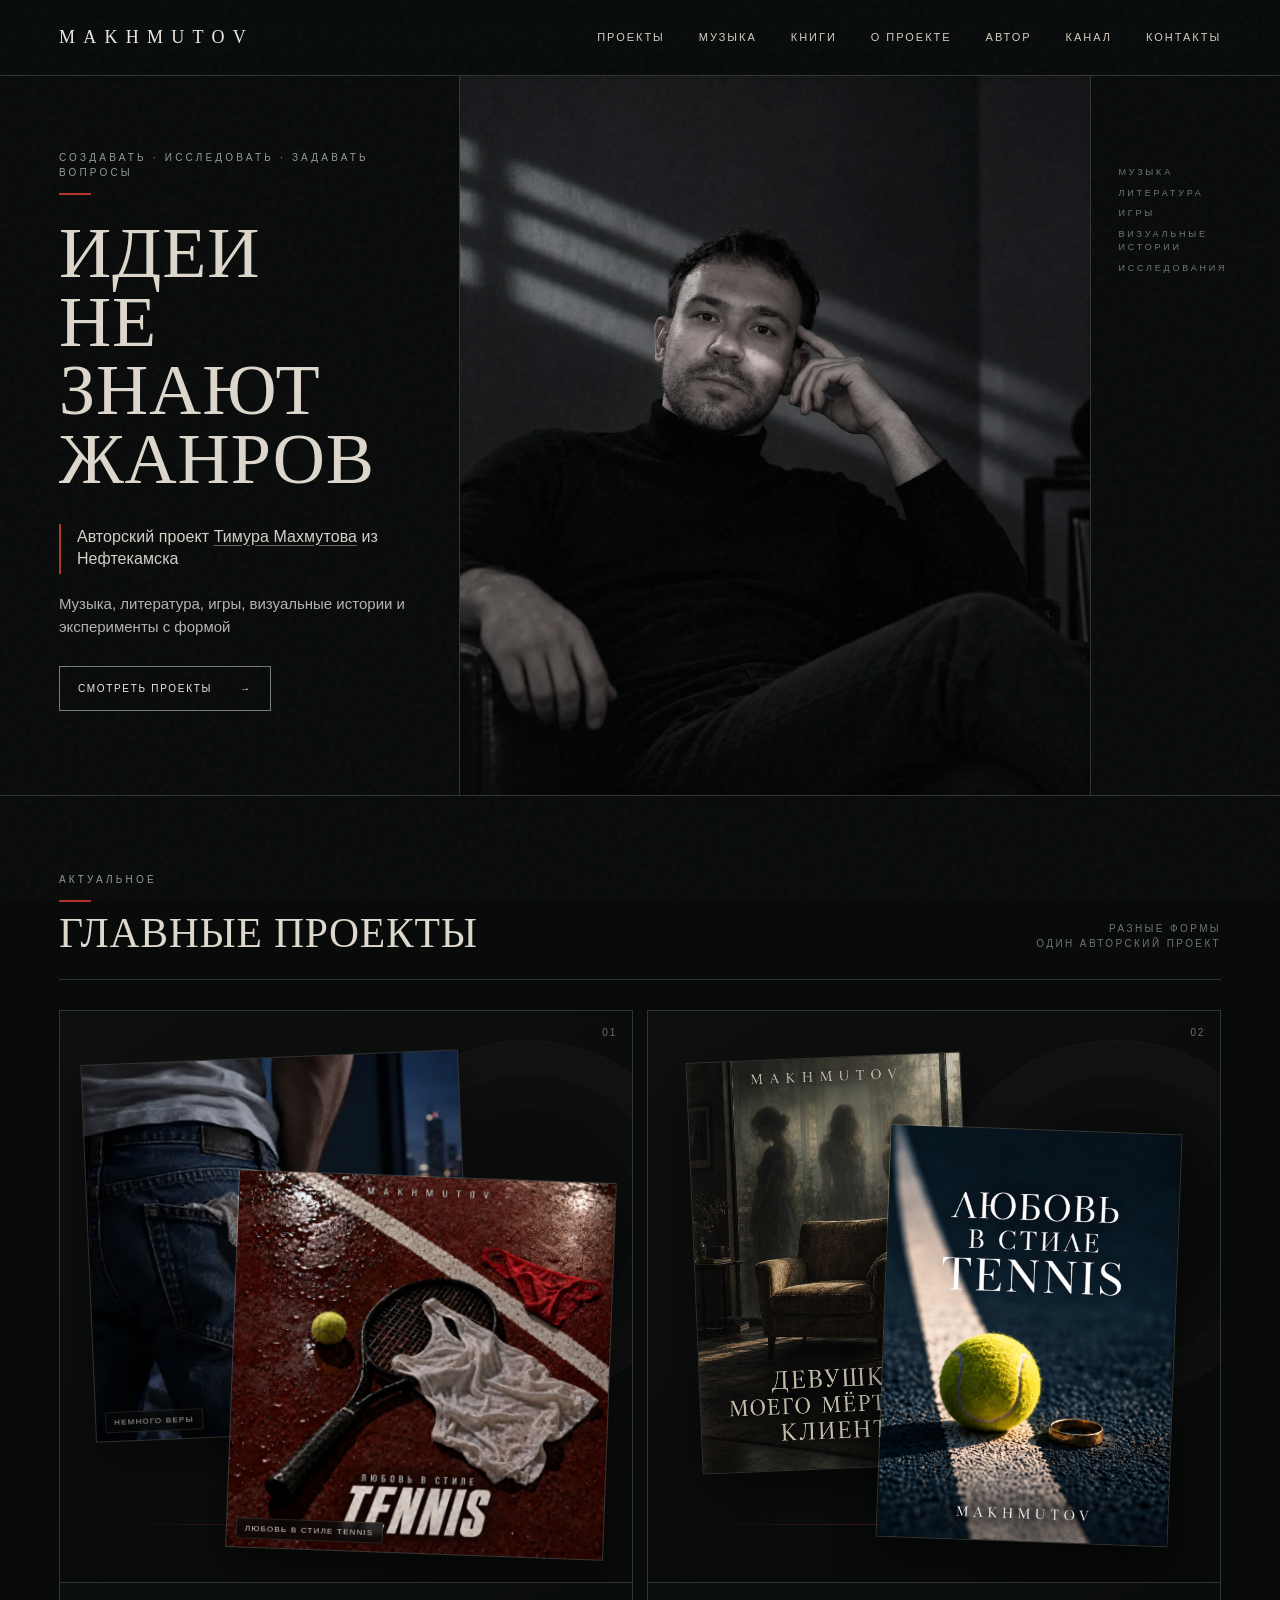
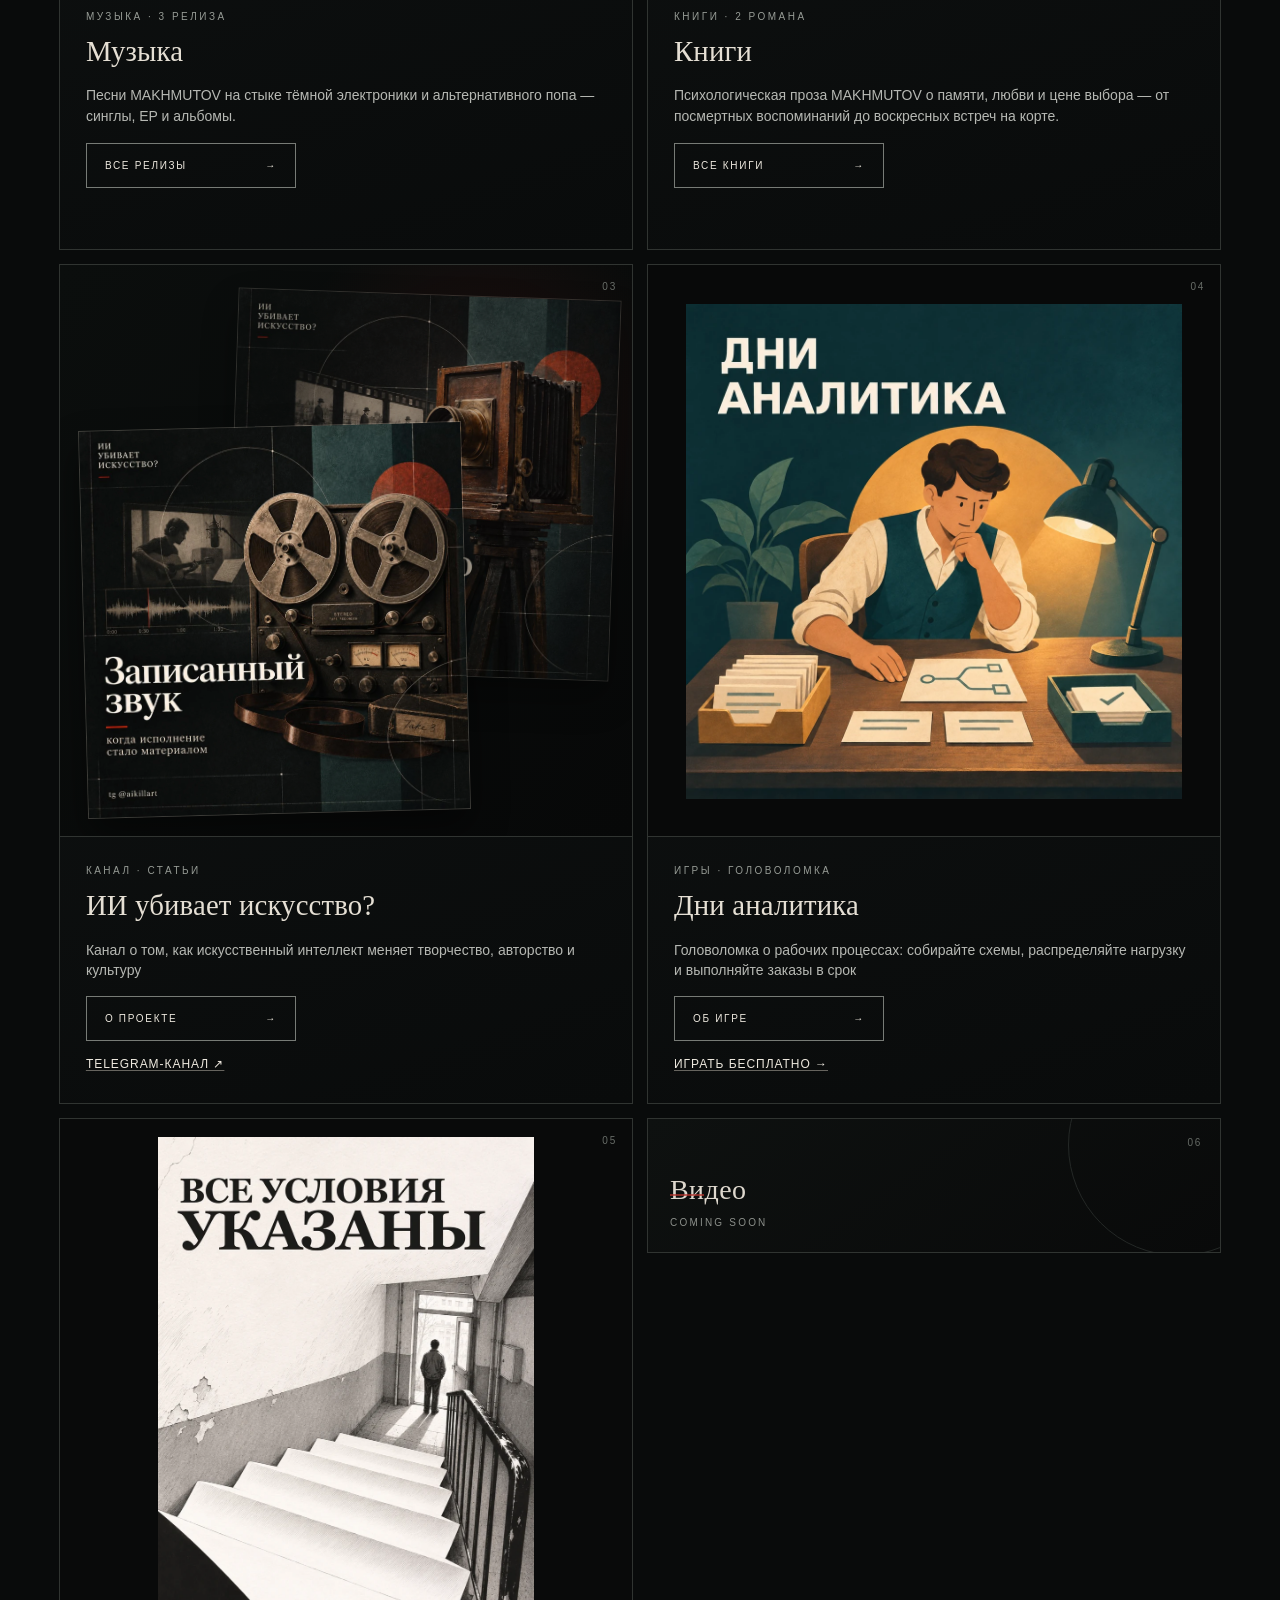
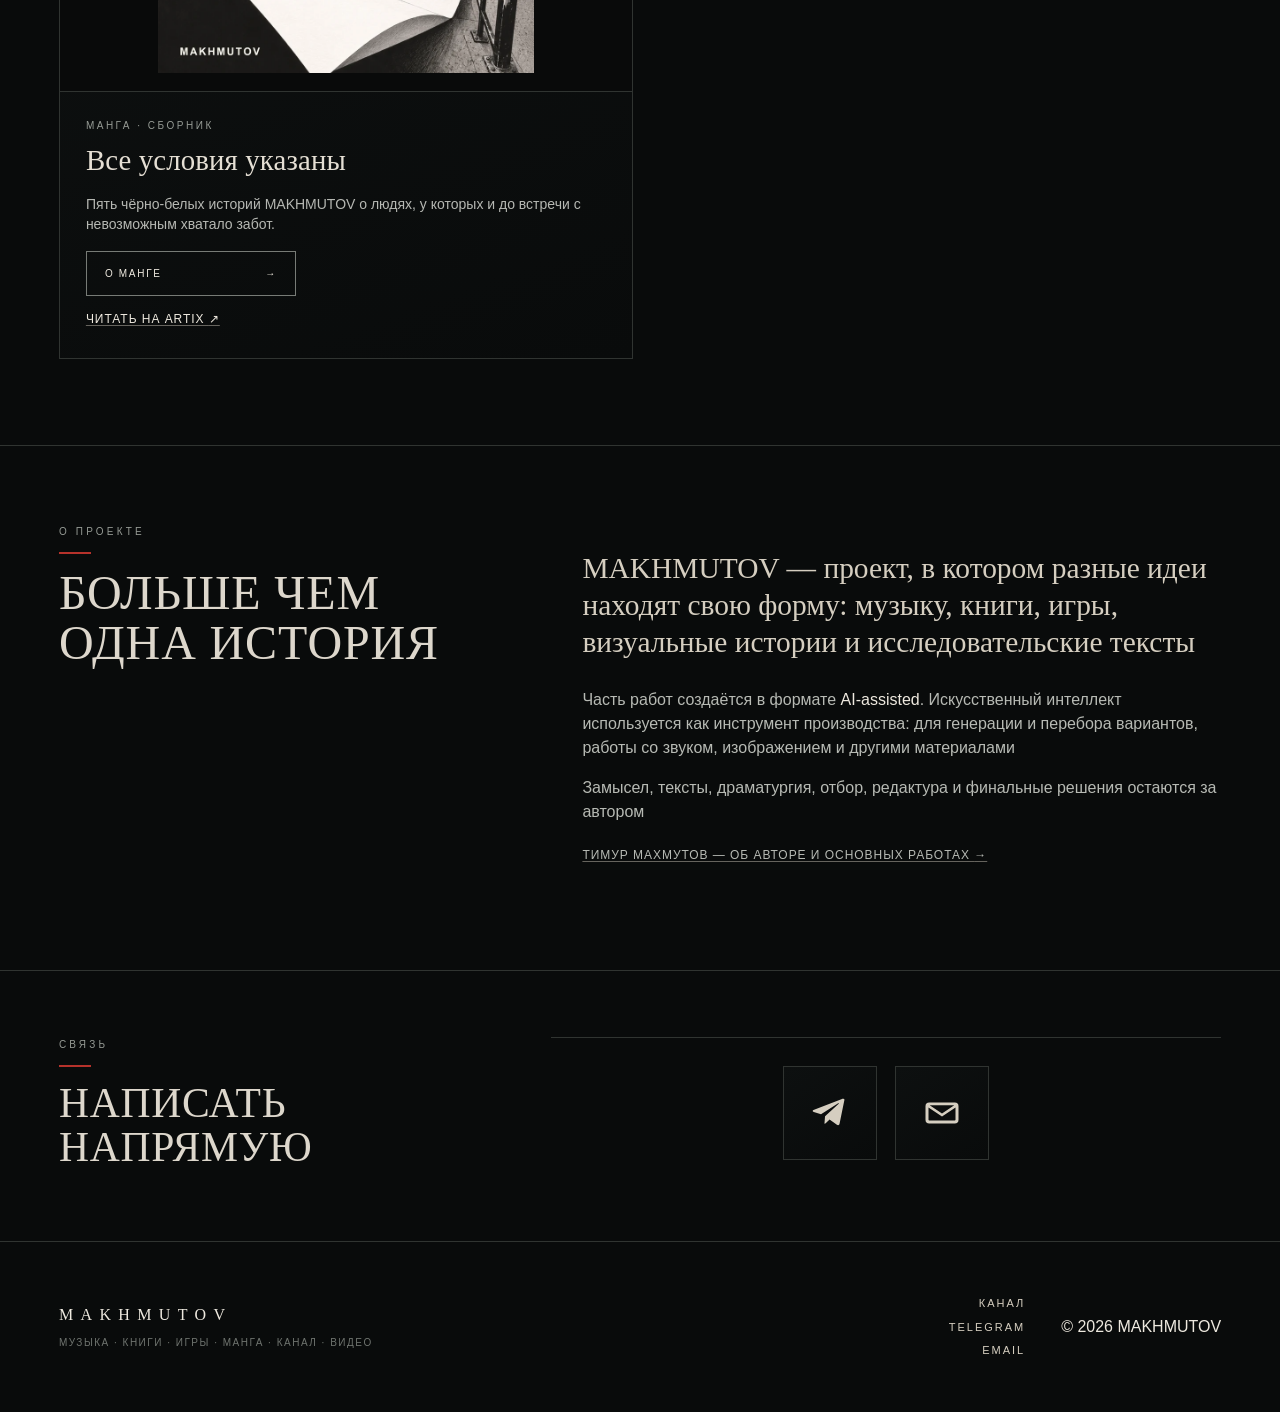
<file: index.html>
<!doctype html>
<html lang="ru">
<head>
  <meta charset="utf-8">
  <meta name="viewport" content="width=device-width, initial-scale=1">
  <title>MAKHMUTOV — Тимур Махмутов | музыка, книги, игры и AI-проекты</title>
  <meta name="description" content="Официальный сайт Тимура Махмутова (MAKHMUTOV): музыка, литература, игры, визуальные истории и исследования об ИИ, творчестве и технологиях.">
  <meta name="author" content="Тимур Махмутов">
  <meta name="robots" content="index, follow, max-image-preview:large, max-snippet:-1, max-video-preview:-1">
  <meta name="theme-color" content="#090b0b">
  <link rel="canonical" href="https://makhmutov.site/">

  <meta property="og:title" content="MAKHMUTOV — Тимур Махмутов">
  <meta property="og:description" content="Официальный сайт Тимура Махмутова: музыка, литература, игры, визуальные истории и исследования об ИИ и творчестве.">
  <meta property="og:type" content="website">
  <meta property="og:locale" content="ru_RU">
  <meta property="og:site_name" content="MAKHMUTOV">
  <meta property="og:url" content="https://makhmutov.site/">
  <meta property="og:image" content="https://makhmutov.site/assets/og-preview.jpg">
  <meta property="og:image:alt" content="MAKHMUTOV — авторский проект Тимура Махмутова">
  <meta property="og:image:width" content="1200">
  <meta property="og:image:height" content="630">
  <meta name="twitter:card" content="summary_large_image">
  <meta name="twitter:title" content="MAKHMUTOV — Тимур Махмутов">
  <meta name="twitter:description" content="Официальный сайт Тимура Махмутова: музыка, литература, игры, визуальные истории и исследования об ИИ и творчестве.">
  <meta name="twitter:image" content="https://makhmutov.site/assets/og-preview.jpg">

  <link rel="icon" href="assets/favicon.svg" type="image/svg+xml">
  <link rel="preload" as="image" href="assets/portrait.webp" fetchpriority="high">
  <link rel="stylesheet" href="styles.css?v=20261123-grid">

  <script type="application/ld+json">
  {
    "@context": "https://schema.org",
    "@graph": [
      {
        "@type": "WebSite",
        "@id": "https://makhmutov.site/#website",
        "name": "MAKHMUTOV",
        "url": "https://makhmutov.site/",
        "description": "Официальный сайт Тимура Махмутова (MAKHMUTOV): музыка, литература, игры, визуальные истории и исследования об ИИ, творчестве и технологиях.",
        "inLanguage": "ru",
        "creator": {
          "@id": "https://makhmutov.site/#timur-makhmutov"
        }
      },
      {
        "@type": "Person",
        "@id": "https://makhmutov.site/#timur-makhmutov",
        "name": "Тимур Махмутов",
        "alternateName": ["MAKHMUTOV", "Makhmutov", "Махмутов", "Timur Makhmutov"],
        "url": "https://makhmutov.site/timur-makhmutov/",
        "image": "https://makhmutov.site/assets/portrait.webp",
        "description": "Автор проекта MAKHMUTOV, работающего с музыкой, литературой, играми, визуальными историями и исследовательскими текстами.",
        "sameAs": [
          "https://github.com/MakhmutovTZ",
          "https://t.me/Mkh_tz"
        ]
      }
    ]
  }
  </script>
</head>
<body>
  <div class="grain" aria-hidden="true"></div>
  <div class="page-grid" aria-hidden="true"></div>

  <header class="topbar">
    <a class="wordmark" href="#top" aria-label="MAKHMUTOV — на главную">MAKHMUTOV</a>
    <button class="menu-toggle" aria-controls="nav" aria-expanded="false">Меню</button>
    <nav id="nav" class="nav" aria-label="Основная навигация">
      <a href="#works">Проекты</a>
      <a href="/music/">Музыка</a>
      <a href="/books/">Книги</a>
      <a href="#about">О проекте</a>
      <a href="/timur-makhmutov/">Автор</a>
      <a href="https://t.me/aikillart" target="_blank" rel="noopener noreferrer">Канал</a>
      <a href="#contacts">Контакты</a>
    </nav>
  </header>

  <main id="top">
    <section class="hero shell">
      <div class="hero-copy">
        <p class="kicker">Создавать · исследовать · задавать вопросы</p>
        <h1>Идеи<br>не знают<br>жанров</h1>
        <div class="hero-identity" aria-label="Об авторе проекта">
          Авторский проект <a class="identity-link" href="/timur-makhmutov/">Тимура Махмутова</a> из Нефтекамска
        </div>
        <p class="hero-sub">Музыка, литература, игры, визуальные истории и эксперименты с формой</p>
        <a class="btn" href="#works">Смотреть проекты <span aria-hidden="true">→</span></a>
      </div>

      <figure class="hero-image">
        <img src="assets/portrait.webp" alt="Тимур Махмутов" width="1254" height="1254" fetchpriority="high">
      </figure>

      <aside class="hero-aside" aria-label="Направления проекта">
        <span>МУЗЫКА</span>
        <span>ЛИТЕРАТУРА</span>
        <span>ИГРЫ</span>
        <span>ВИЗУАЛЬНЫЕ ИСТОРИИ</span>
        <span>ИССЛЕДОВАНИЯ</span>
      </aside>
    </section>

    <section id="works" class="works shell">
      <div class="section-head">
        <div>
          <p class="kicker">Актуальное</p>
          <h2>Главные проекты</h2>
        </div>
        <p class="section-note">Разные формы<br>Один авторский проект</p>
      </div>

      <div class="featured-grid">
        <a class="feature-card feature-music category-card" href="/music/" aria-label="Музыка MAKHMUTOV — открыть все релизы">
          <div class="feature-index">01</div>
          <div class="category-covers" aria-label="Обложки музыкальных релизов MAKHMUTOV">
            <figure class="category-cover">
              <img src="assets/nemnogo-very.webp" alt="Обложка сингла «Немного веры»" loading="lazy">
              <figcaption>Немного веры</figcaption>
            </figure>
            <figure class="category-cover">
              <img src="assets/lyubov-v-stile-tennis.webp" alt="Обложка сингла «Любовь в стиле Tennis»" width="1600" height="1600" loading="lazy">
              <figcaption>Любовь в стиле Tennis</figcaption>
            </figure>
          </div>
          <div class="feature-body">
            <p class="project-type">Музыка · 3 релиза</p>
            <h3>Музыка</h3>
            <p>Песни MAKHMUTOV на стыке тёмной электроники и альтернативного попа — синглы, EP и альбомы.</p>
            <div class="feature-actions">
              <span class="btn feature-card-cta">Все релизы <span aria-hidden="true">→</span></span>
            </div>
          </div>
        </a>

        <a class="feature-card category-card" href="/books/" aria-label="Книги MAKHMUTOV — открыть все книги">
          <div class="feature-index">02</div>
          <div class="category-covers book-covers">
            <figure class="category-cover">
              <img src="/assets/dead-client-girls.webp" alt="Обложка романа «Девушки моего мёртвого клиента»" width="1024" height="1536" loading="lazy">
            </figure>
            <figure class="category-cover">
              <img src="/assets/tennis-novel-cover.jpg" alt="Обложка романа «Любовь в стиле Tennis»" width="904" height="1280" loading="lazy">
            </figure>
          </div>
          <div class="feature-body">
            <p class="project-type">Книги · 2 романа</p>
            <h3>Книги</h3>
            <p>Психологическая проза MAKHMUTOV о памяти, любви и цене выбора — от посмертных воспоминаний до воскресных встреч на корте.</p>
            <div class="feature-actions">
              <span class="btn feature-card-cta">Все книги <span aria-hidden="true">→</span></span>
            </div>
          </div>
        </a>

        <article id="channel" class="feature-card feature-channel">
          <div class="feature-index">03</div>
          <div class="channel-visual" aria-label="Визуалы статей канала «ИИ убивает искусство?»">
            <img class="channel-img channel-img-back" src="assets/ai-art-photo.webp" alt="Обложка статьи «Фотография и раннее кино»" loading="lazy">
            <img class="channel-img channel-img-front" src="assets/ai-art-sound.webp" alt="Обложка статьи «Записанный звук»" loading="lazy">
          </div>
          <div class="feature-body">
            <p class="project-type">Канал · Статьи</p>
            <h3>ИИ убивает искусство?</h3>
            <p>Канал о том, как искусственный интеллект меняет творчество, авторство и культуру</p>
            <div class="feature-actions">
              <a class="btn" href="/projects/ii-ubivaet-iskusstvo/">О проекте <span aria-hidden="true">→</span></a>
              <a class="text-link card-secondary-link" href="https://t.me/aikillart" target="_blank" rel="noopener noreferrer">Telegram-канал ↗</a>
            </div>
          </div>
        </article>
        <article class="feature-card feature-game" aria-labelledby="analyst-card-title">
          <div class="feature-index">04</div>
          <a class="feature-media game-cover" href="/games/analyst-days/" aria-label="Дни аналитика — об игре">
            <img src="/games/analyst-days/cover-square.webp" alt="Обложка «Дней аналитика»: аналитик за рабочим столом разбирает документы" width="1024" height="1024" loading="lazy">
          </a>
          <div class="feature-body">
            <p class="project-type">Игры · Головоломка</p>
            <h3 id="analyst-card-title">Дни аналитика</h3>
            <p>Головоломка о рабочих процессах: собирайте схемы, распределяйте нагрузку и выполняйте заказы в срок</p>
            <div class="feature-actions">
              <a class="btn" href="/games/analyst-days/">Об игре <span aria-hidden="true">→</span></a>
              <a class="text-link card-secondary-link" href="/games/analyst-days/play/">Играть бесплатно <span aria-hidden="true">→</span></a>
            </div>
          </div>
        </article>

        <article class="feature-card" aria-labelledby="manga-card-title">
          <div class="feature-index">05</div>
          <a class="feature-media book-media" href="/manga/vse-usloviya-ukazany/" aria-label="Открыть страницу манги «Все условия указаны»">
            <img src="/assets/vse-usloviya-ukazany.webp" alt="Обложка манги «Все условия указаны»" width="850" height="1209" loading="lazy">
          </a>
          <div class="feature-body">
            <p class="project-type">Манга · Сборник</p>
            <h3 id="manga-card-title">Все условия указаны</h3>
            <p>Пять чёрно-белых историй MAKHMUTOV о людях, у которых и до встречи с невозможным хватало забот.</p>
            <div class="feature-actions">
              <a class="btn" href="/manga/vse-usloviya-ukazany/">О манге <span aria-hidden="true">→</span></a>
              <a class="text-link card-secondary-link" href="https://artixcomics.ru/comic/vse-usloviya-ukazany" target="_blank" rel="noopener noreferrer">Читать на Artix <span aria-hidden="true">↗</span></a>
            </div>
          </div>
        </article>

        <article class="future-card" aria-label="Будущее направление: видео">
          <span class="future-no">06</span>
          <div><h3>Видео</h3><p>COMING SOON</p></div>
        </article>
      </div>
    </section>

    <section id="about" class="about shell">
      <div class="about-title">
        <p class="kicker">О проекте</p>
        <h2>Больше чем одна история</h2>
      </div>
      <div class="about-copy">
        <p class="about-lead">MAKHMUTOV — проект, в котором разные идеи находят свою форму: музыку, книги, игры, визуальные истории и исследовательские тексты</p>
        <p>Часть работ создаётся в формате <strong>AI-assisted</strong>. Искусственный интеллект используется как инструмент производства: для генерации и перебора вариантов, работы со звуком, изображением и другими материалами</p>
        <p>Замысел, тексты, драматургия, отбор, редактура и финальные решения остаются за автором</p>
        <p><a class="text-link" href="/timur-makhmutov/">Тимур Махмутов — об авторе и основных работах <span aria-hidden="true">→</span></a></p>
      </div>
    </section>

    <section id="contacts" class="contacts shell">
      <div class="contacts-title">
        <p class="kicker">Связь</p>
        <h2>Написать напрямую</h2>
      </div>
      <div class="contact-links" aria-label="Способы связи">
        <a class="contact-icon" href="https://t.me/Mkh_tz" target="_blank" rel="noopener noreferrer" aria-label="Написать в Telegram" data-label="Telegram">
          <svg viewBox="0 0 24 24" aria-hidden="true">
            <path d="M21.6 3.3 18.4 19c-.2 1.1-.9 1.4-1.8.9l-4.9-3.6-2.4 2.3c-.3.3-.5.5-1 .5l.4-5 9.1-8.2c.4-.4-.1-.6-.6-.2L6 12.8l-4.8-1.5c-1-.3-1.1-1 .2-1.5L20 2.6c.9-.3 1.8.2 1.6.7Z"/>
          </svg>
          <span class="sr-only">Telegram</span>
        </a>
        <a class="contact-icon" href="mailto:timamakhmutovz@gmail.com" aria-label="Написать по электронной почте" data-label="Email">
          <svg viewBox="0 0 24 24" aria-hidden="true">
            <path d="M3.5 5h17A2.5 2.5 0 0 1 23 7.5v9A2.5 2.5 0 0 1 20.5 19h-17A2.5 2.5 0 0 1 1 16.5v-9A2.5 2.5 0 0 1 3.5 5Zm8.5 7.3 8.2-5.5H3.8l8.2 5.5Zm0 2.1L3 8.4v8.1c0 .3.2.5.5.5h17c.3 0 .5-.2.5-.5V8.4l-9 6Z"/>
          </svg>
          <span class="sr-only">Email</span>
        </a>
      </div>
    </section>
  </main>

  <footer class="footer shell">
    <div>
      <div class="wordmark footer-mark">MAKHMUTOV</div>
      <p>Музыка · книги · игры · манга · канал · видео</p>
    </div>
    <div class="footer-links">
      <a href="https://t.me/aikillart" target="_blank" rel="noopener noreferrer">Канал</a>
      <a href="https://t.me/Mkh_tz" target="_blank" rel="noopener noreferrer">Telegram</a>
      <a href="mailto:timamakhmutovz@gmail.com">Email</a>
    </div>
    <div class="copyright">© 2026 MAKHMUTOV</div>
  </footer>

  <script src="script.js?v=20261117"></script>
</body>
</html>
</file>
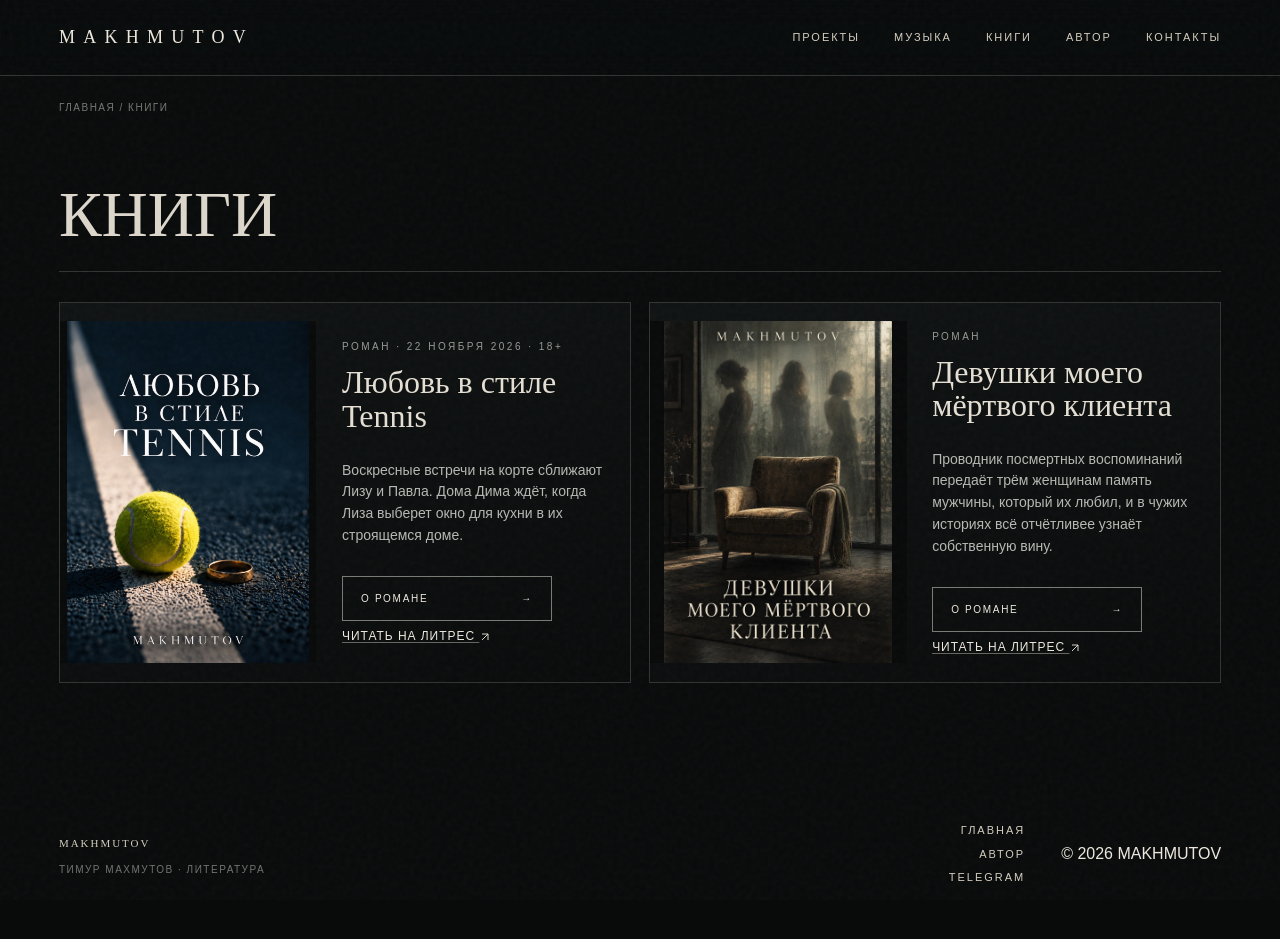
<file: books/index.html>
<!doctype html>
<html lang="ru">
<head>
  <meta charset="utf-8">
  <meta name="viewport" content="width=device-width, initial-scale=1">
  <title>Книги MAKHMUTOV — романы</title>
  <meta name="description" content="Психологическая проза MAKHMUTOV о памяти, любви и цене выбора — от посмертных воспоминаний до воскресных встреч на корте.">
  <meta name="author" content="Тимур Махмутов">
  <meta name="robots" content="index, follow, max-image-preview:large, max-snippet:-1, max-video-preview:-1">
  <meta name="theme-color" content="#090b0b">
  <link rel="canonical" href="https://makhmutov.site/books/">
  <meta property="og:title" content="Книги MAKHMUTOV">
  <meta property="og:description" content="Психологическая проза MAKHMUTOV о памяти, любви и цене выбора — от посмертных воспоминаний до воскресных встреч на корте.">
  <meta property="og:type" content="website">
  <meta property="og:locale" content="ru_RU">
  <meta property="og:site_name" content="MAKHMUTOV">
  <meta property="og:url" content="https://makhmutov.site/books/">
  <meta property="og:image" content="https://makhmutov.site/assets/og-preview.jpg">
  <meta name="twitter:card" content="summary_large_image">
  <link rel="icon" href="/assets/favicon.svg" type="image/svg+xml">
  <link rel="stylesheet" href="/styles.css?v=20261122-r2">
  <script type="application/ld+json">
  {
    "@context":"https://schema.org",
    "@type":"CollectionPage",
    "@id":"https://makhmutov.site/books/#collection",
    "name":"Книги MAKHMUTOV",
    "url":"https://makhmutov.site/books/",
    "description":"Психологическая проза MAKHMUTOV о памяти, любви и цене выбора — от посмертных воспоминаний до воскресных встреч на корте.",
    "isPartOf":{"@id":"https://makhmutov.site/#website"},
    "about":{"@id":"https://makhmutov.site/#timur-makhmutov"}
  }
  </script>
</head>
<body>
  <div class="grain" aria-hidden="true"></div>
  <div class="page-grid" aria-hidden="true"></div>
  <header class="topbar">
    <a class="wordmark" href="/" aria-label="MAKHMUTOV — на главную">MAKHMUTOV</a>
    <button class="menu-toggle" aria-controls="nav" aria-expanded="false">Меню</button>
    <nav id="nav" class="nav" aria-label="Основная навигация">
      <a href="/#works">Проекты</a>
      <a href="/music/">Музыка</a>
      <a href="/books/" aria-current="page">Книги</a>
      <a href="/timur-makhmutov/">Автор</a>
      <a href="/#contacts">Контакты</a>
    </nav>
  </header>

  <main>
    <div class="breadcrumb shell"><a href="/">Главная</a> / Книги</div>
    <section class="music-library shell">
      <div class="section-head music-library-head">
        <div>
          <h1>Книги</h1>
        </div>
      </div>

      <div class="release-grid book-grid">
        <article class="release-card">
          <a class="release-art" href="/books/lyubov-v-stile-tennis/" aria-label="Открыть страницу романа «Любовь в стиле Tennis»">
            <img src="/assets/tennis-novel-cover.jpg" alt="Обложка романа «Любовь в стиле Tennis»" width="904" height="1280" fetchpriority="high">
          </a>
          <div class="release-card-body">
            <p class="project-type">Роман · 22 ноября 2026 · 18+</p>
            <h2>Любовь в стиле Tennis</h2>
            <p>Воскресные встречи на корте сближают Лизу и Павла. Дома Дима ждёт, когда Лиза выберет окно для кухни в их строящемся доме.</p>
            <div class="release-card-actions">
              <a class="btn" href="/books/lyubov-v-stile-tennis/">О романе <span aria-hidden="true">→</span></a>
              <a class="text-link" href="https://www.litres.ru/book/makhmutov-34075907/liubov-v-stile-tennis-74881604/" target="_blank" rel="noopener noreferrer">Читать на Литрес <svg class="external-arrow" viewBox="0 0 20 20" aria-hidden="true"><path d="M5 15 15 5M5 5h10v10"/></svg></a>
            </div>
          </div>
        </article>

        <article class="release-card">
          <a class="release-art" href="/books/devushki-moego-mertvogo-klienta/" aria-label="Открыть страницу романа «Девушки моего мёртвого клиента»">
            <img src="/assets/dead-client-girls.webp" alt="Обложка романа «Девушки моего мёртвого клиента»" loading="lazy">
          </a>
          <div class="release-card-body">
            <p class="project-type">Роман</p>
            <h2>Девушки моего мёртвого клиента</h2>
            <p>Проводник посмертных воспоминаний передаёт трём женщинам память мужчины, который их любил, и в чужих историях всё отчётливее узнаёт собственную вину.</p>
            <div class="release-card-actions">
              <a class="btn" href="/books/devushki-moego-mertvogo-klienta/">О романе <span aria-hidden="true">→</span></a>
              <a class="text-link" href="https://www.litres.ru/book/makhmutov-34075907/devushki-moego-miortvogo-klienta-74494457/" target="_blank" rel="noopener noreferrer">Читать на Литрес <svg class="external-arrow" viewBox="0 0 20 20" aria-hidden="true"><path d="M5 15 15 5M5 5h10v10"/></svg></a>
            </div>
          </div>
        </article>
      </div>
    </section>
  </main>

  <footer class="footer shell">
    <div><a class="wordmark footer-mark" href="/">MAKHMUTOV</a><p>Тимур Махмутов · литература</p></div>
    <div class="footer-links"><a href="/">Главная</a><a href="/timur-makhmutov/">Автор</a><a href="https://t.me/Mkh_tz" target="_blank" rel="noopener noreferrer">Telegram</a></div>
    <div class="copyright">© 2026 MAKHMUTOV</div>
  </footer>
  <script src="/script.js"></script>
</body>
</html>
</file>
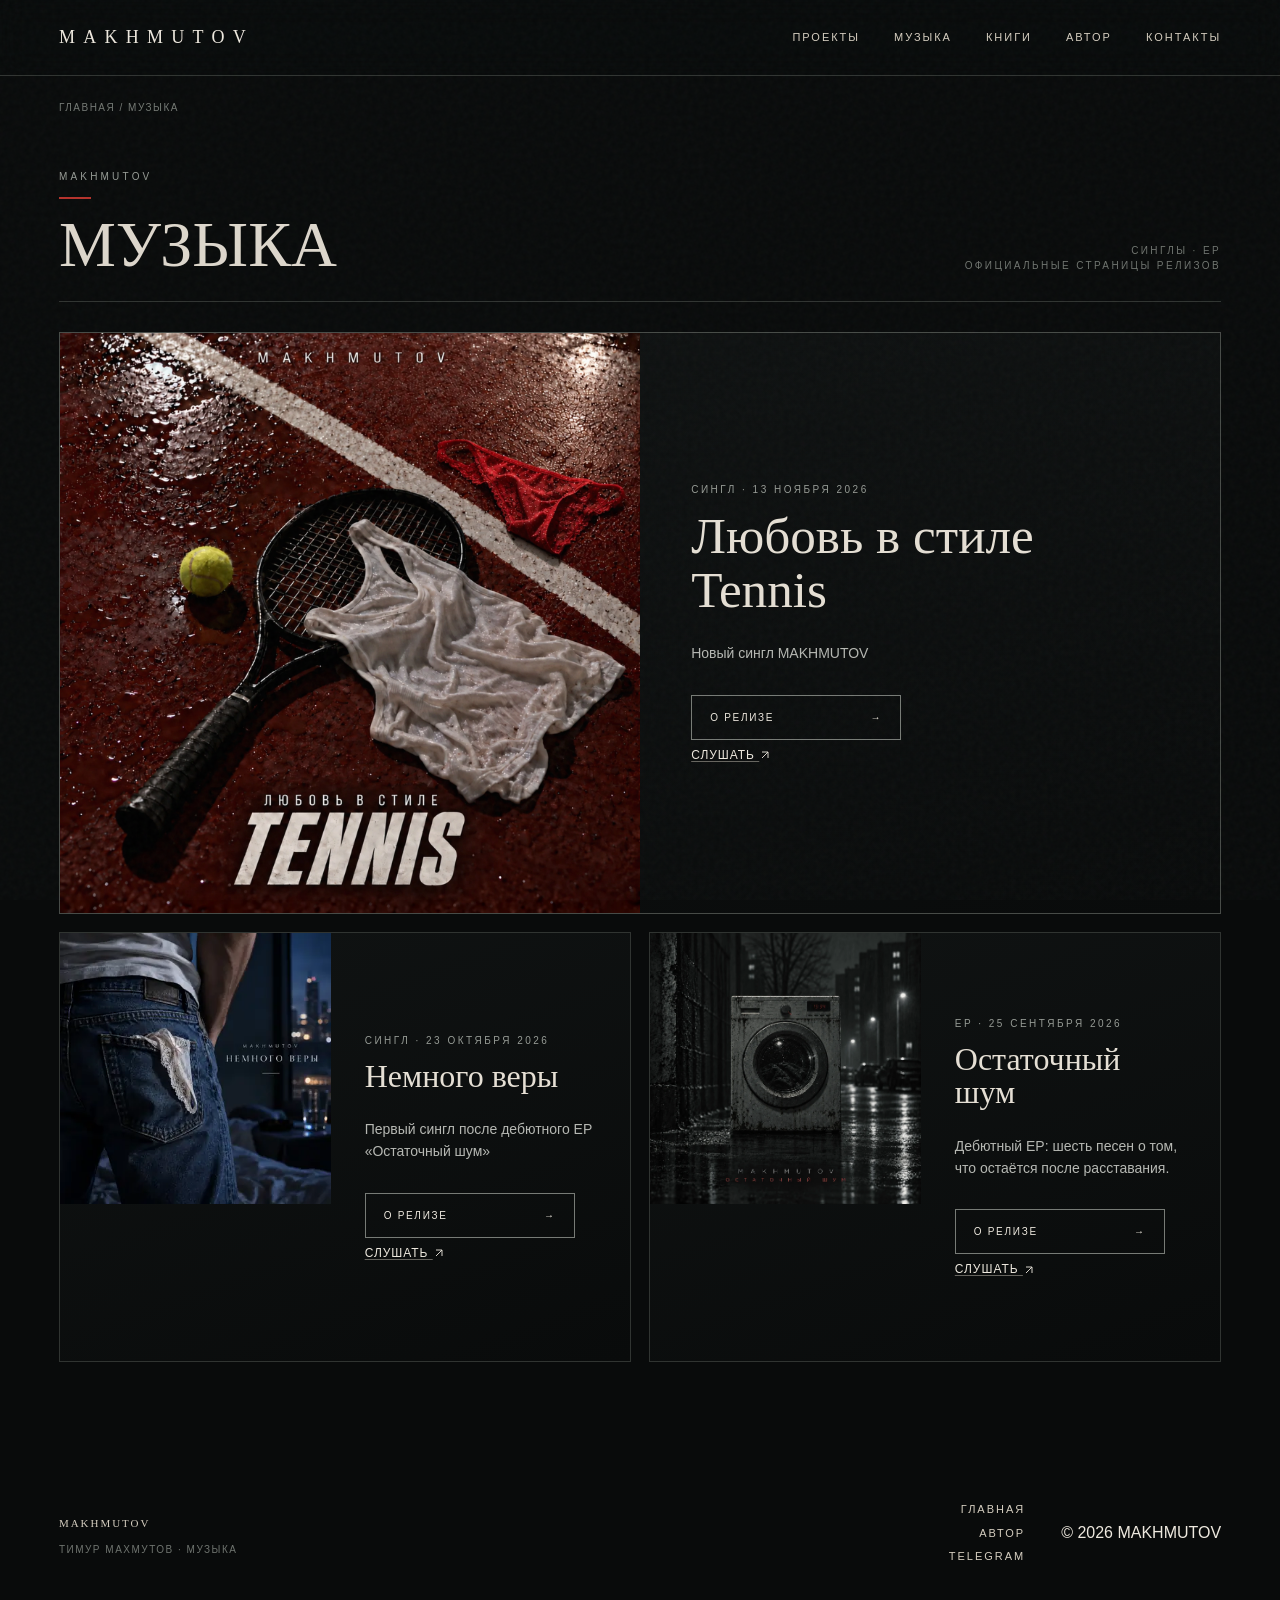
<file: music/index.html>
<!doctype html>
<html lang="ru">
<head>
  <meta charset="utf-8">
  <meta name="viewport" content="width=device-width, initial-scale=1">
  <title>Музыка MAKHMUTOV — релизы Тимура Махмутова</title>
  <meta name="description" content="Официальная музыкальная витрина MAKHMUTOV: синглы, EP и страницы релизов Тимура Махмутова.">
  <meta name="author" content="Тимур Махмутов">
  <meta name="robots" content="index, follow, max-image-preview:large, max-snippet:-1, max-video-preview:-1">
  <meta name="theme-color" content="#090b0b">
  <link rel="canonical" href="https://makhmutov.site/music/">
  <meta property="og:title" content="Музыка MAKHMUTOV">
  <meta property="og:description" content="Официальная витрина релизов MAKHMUTOV.">
  <meta property="og:type" content="website">
  <meta property="og:locale" content="ru_RU">
  <meta property="og:site_name" content="MAKHMUTOV">
  <meta property="og:url" content="https://makhmutov.site/music/">
  <meta property="og:image" content="https://makhmutov.site/assets/og-preview.jpg">
  <meta name="twitter:card" content="summary_large_image">
  <link rel="icon" href="/assets/favicon.svg" type="image/svg+xml">
  <link rel="stylesheet" href="/styles.css?v=20261117-r4">
  <script type="application/ld+json">
  {
    "@context":"https://schema.org",
    "@type":"CollectionPage",
    "@id":"https://makhmutov.site/music/#collection",
    "name":"Музыка MAKHMUTOV",
    "url":"https://makhmutov.site/music/",
    "description":"Официальная музыкальная витрина MAKHMUTOV.",
    "isPartOf":{"@id":"https://makhmutov.site/#website"},
    "about":{"@id":"https://makhmutov.site/#timur-makhmutov"}
  }
  </script>
</head>
<body>
  <div class="grain" aria-hidden="true"></div>
  <div class="page-grid" aria-hidden="true"></div>
  <header class="topbar">
    <a class="wordmark" href="/" aria-label="MAKHMUTOV — на главную">MAKHMUTOV</a>
    <button class="menu-toggle" aria-controls="nav" aria-expanded="false">Меню</button>
    <nav id="nav" class="nav" aria-label="Основная навигация">
      <a href="/#works">Проекты</a>
      <a href="/music/" aria-current="page">Музыка</a>
      <a href="/books/">Книги</a>
      <a href="/timur-makhmutov/">Автор</a>
      <a href="/#contacts">Контакты</a>
    </nav>
  </header>

  <main>
    <div class="breadcrumb shell"><a href="/">Главная</a> / Музыка</div>
    <section class="music-library shell">
      <div class="section-head music-library-head">
        <div>
          <p class="kicker">MAKHMUTOV</p>
          <h1>Музыка</h1>
        </div>
        <p class="section-note">Синглы · EP<br>Официальные страницы релизов</p>
      </div>

      <div class="release-grid">
        <article class="release-card release-card-current">
          <a class="release-art" href="/music/lyubov-v-stile-tennis/" aria-label="Открыть страницу сингла «Любовь в стиле Tennis»">
            <img src="/assets/lyubov-v-stile-tennis.webp" alt="Обложка сингла «Любовь в стиле Tennis» — MAKHMUTOV" width="1600" height="1600" fetchpriority="high">
          </a>
          <div class="release-card-body">
            <p class="project-type">Сингл · 13 ноября 2026</p>
            <h2>Любовь в стиле Tennis</h2>
            <p>Новый сингл MAKHMUTOV</p>
            <div class="release-card-actions">
              <a class="btn" href="/music/lyubov-v-stile-tennis/">О релизе <span aria-hidden="true">→</span></a>
              <a class="text-link" href="https://band.link/StMBA" target="_blank" rel="noopener noreferrer">Слушать <svg class="external-arrow" viewBox="0 0 20 20" aria-hidden="true"><path d="M5 15 15 5M5 5h10v10"/></svg></a>
            </div>
          </div>
        </article>

        <article class="release-card">
          <a class="release-art" href="/music/nemnogo-very/" aria-label="Открыть страницу сингла «Немного веры»">
            <img src="/assets/nemnogo-very.webp" alt="Обложка сингла «Немного веры» — MAKHMUTOV" loading="lazy">
          </a>
          <div class="release-card-body">
            <p class="project-type">Сингл · 23 октября 2026</p>
            <h2>Немного веры</h2>
            <p>Первый сингл после дебютного EP «Остаточный шум»</p>
            <div class="release-card-actions">
              <a class="btn" href="/music/nemnogo-very/">О релизе <span aria-hidden="true">→</span></a>
              <a class="text-link" href="https://band.link/EZmRd" target="_blank" rel="noopener noreferrer">Слушать <svg class="external-arrow" viewBox="0 0 20 20" aria-hidden="true"><path d="M5 15 15 5M5 5h10v10"/></svg></a>
            </div>
          </div>
        </article>

        <article class="release-card">
          <a class="release-art" href="/music/ostatochny-shum/" aria-label="Открыть страницу EP «Остаточный шум»">
            <img src="/assets/ostatochny-shum.webp" alt="Обложка EP «Остаточный шум» — MAKHMUTOV" loading="lazy">
          </a>
          <div class="release-card-body">
            <p class="project-type">EP · 25 сентября 2026</p>
            <h2>Остаточный шум</h2>
            <p>Дебютный EP: шесть песен о том, что остаётся после расставания.</p>
            <div class="release-card-actions">
              <a class="btn" href="/music/ostatochny-shum/">О релизе <span aria-hidden="true">→</span></a>
              <a class="text-link" href="https://band.link/HZnOn" target="_blank" rel="noopener noreferrer">Слушать <svg class="external-arrow" viewBox="0 0 20 20" aria-hidden="true"><path d="M5 15 15 5M5 5h10v10"/></svg></a>
            </div>
          </div>
        </article>
      </div>
    </section>
  </main>

  <footer class="footer shell">
    <div><a class="wordmark footer-mark" href="/">MAKHMUTOV</a><p>Тимур Махмутов · музыка</p></div>
    <div class="footer-links"><a href="/">Главная</a><a href="/timur-makhmutov/">Автор</a><a href="https://t.me/Mkh_tz" target="_blank" rel="noopener noreferrer">Telegram</a></div>
    <div class="copyright">© 2026 MAKHMUTOV</div>
  </footer>
  <script src="/script.js"></script>
</body>
</html>
</file>
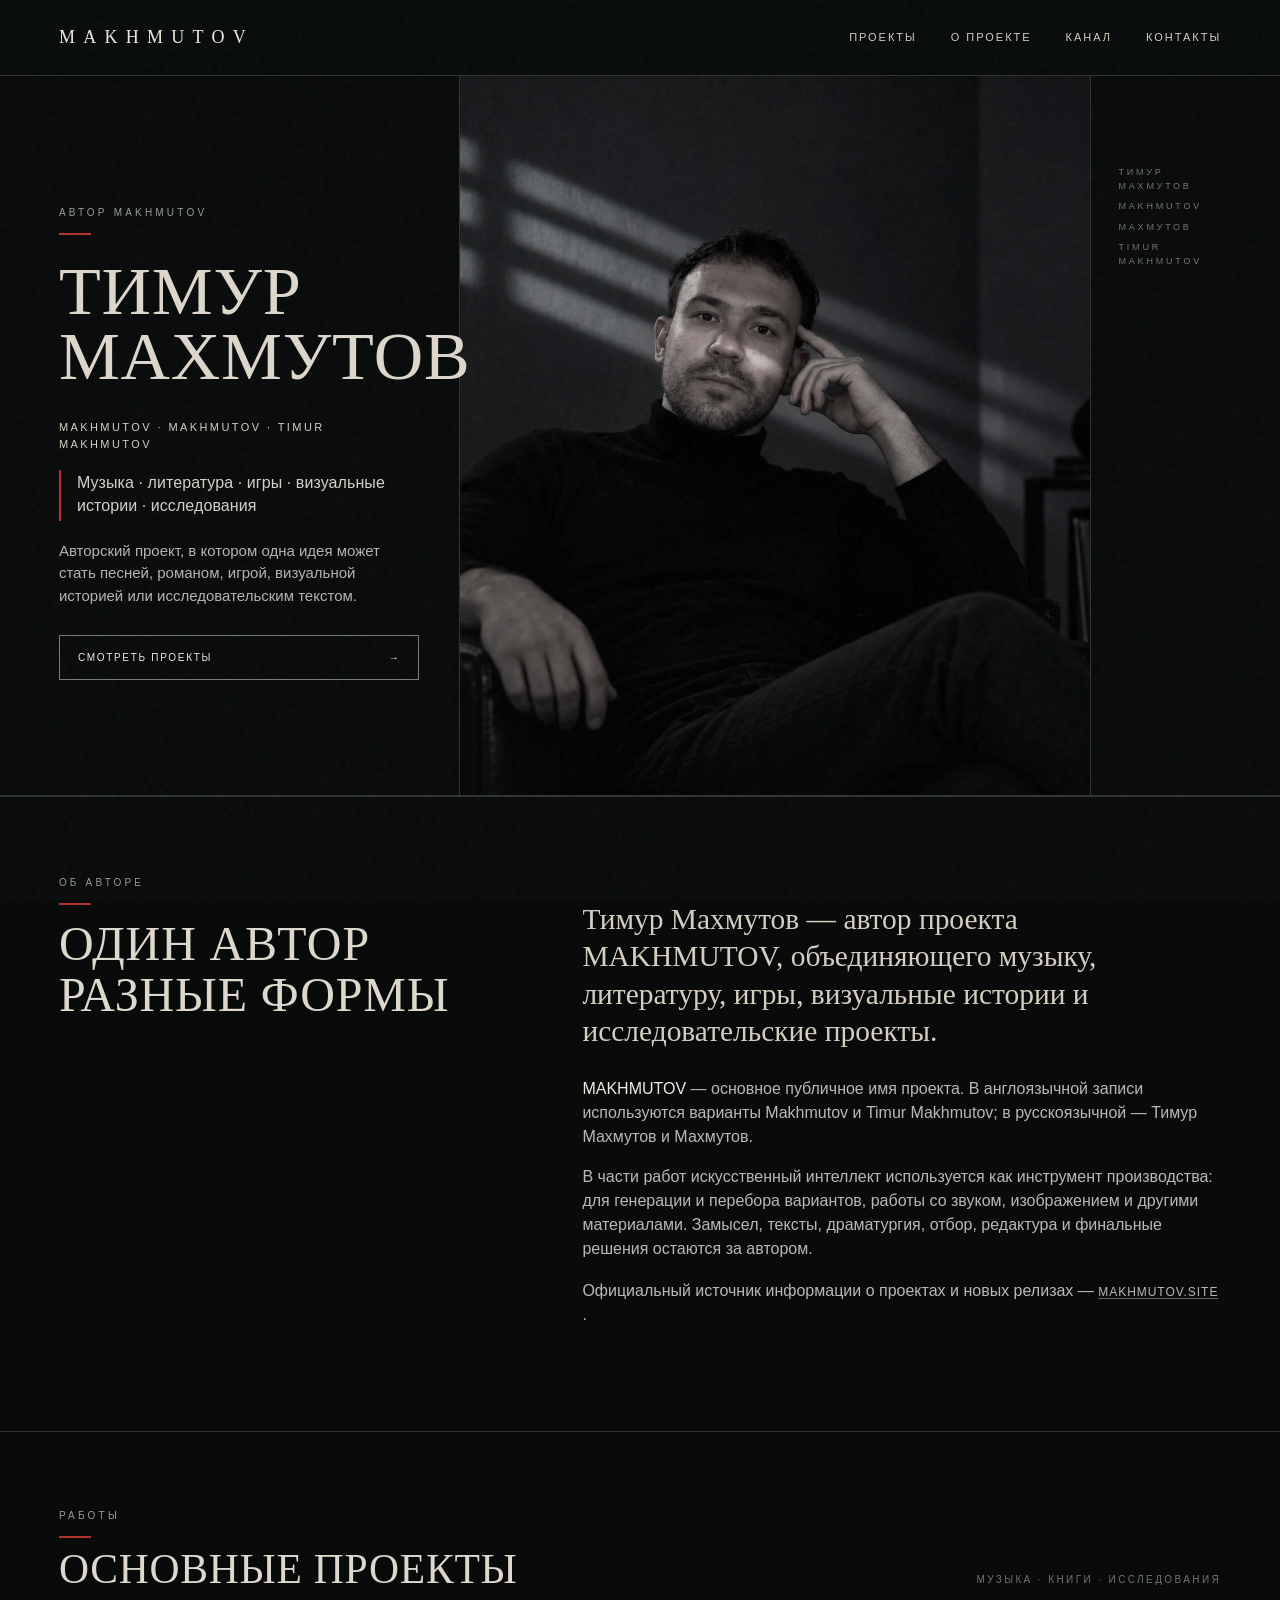
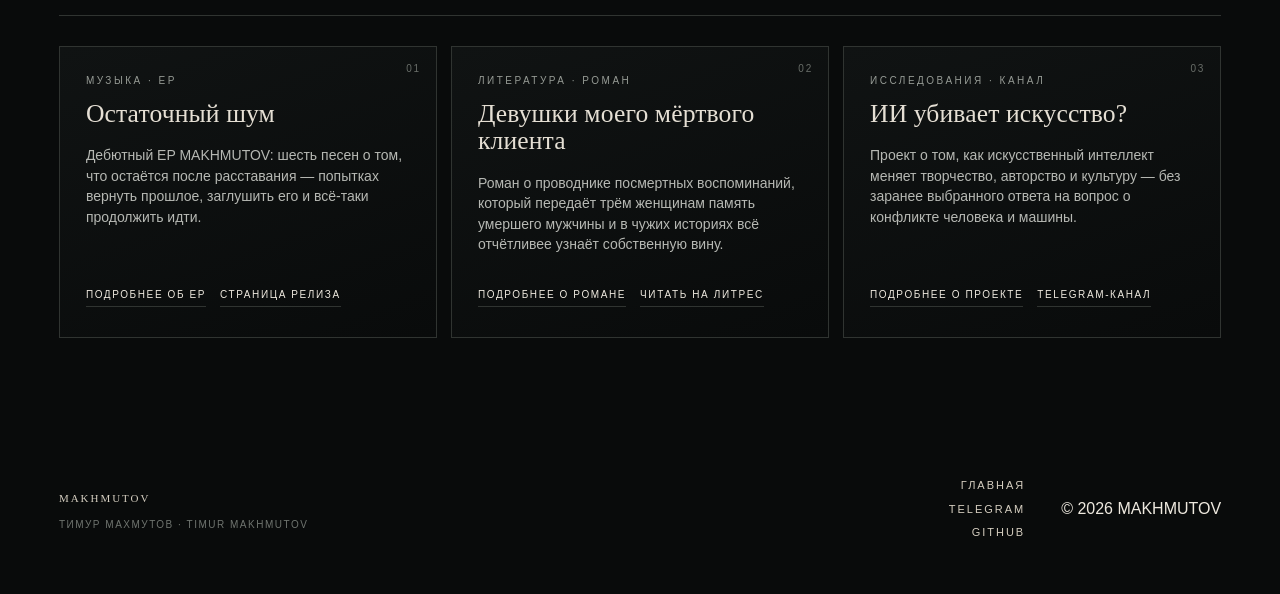
<file: timur-makhmutov/index.html>
<!doctype html>
<html lang="ru">
<head>
  <meta charset="utf-8">
  <meta name="viewport" content="width=device-width, initial-scale=1">
  <title>Тимур Махмутов (MAKHMUTOV) — автор, музыка, книги и проекты</title>
  <meta name="description" content="Тимур Махмутов (MAKHMUTOV) — автор музыки, литературы, игр, визуальных историй и исследовательских проектов об ИИ и творчестве.">
  <meta name="author" content="Тимур Махмутов">
  <meta name="robots" content="index, follow, max-image-preview:large, max-snippet:-1, max-video-preview:-1">
  <meta name="theme-color" content="#090b0b">
  <link rel="canonical" href="https://makhmutov.site/timur-makhmutov/">

  <meta property="og:title" content="Тимур Махмутов — MAKHMUTOV">
  <meta property="og:description" content="Автор музыки, литературы, игр, визуальных историй и исследовательских проектов.">
  <meta property="og:type" content="profile">
  <meta property="og:locale" content="ru_RU">
  <meta property="og:site_name" content="MAKHMUTOV">
  <meta property="og:url" content="https://makhmutov.site/timur-makhmutov/">
  <meta property="og:image" content="https://makhmutov.site/assets/og-preview.jpg">
  <meta property="og:image:alt" content="Тимур Махмутов — MAKHMUTOV">
  <meta name="twitter:card" content="summary_large_image">
  <meta name="twitter:title" content="Тимур Махмутов — MAKHMUTOV">
  <meta name="twitter:description" content="Автор музыки, литературы, игр, визуальных историй и исследовательских проектов.">
  <meta name="twitter:image" content="https://makhmutov.site/assets/og-preview.jpg">

  <link rel="icon" href="../assets/favicon.svg" type="image/svg+xml">
  <link rel="preload" as="image" href="../assets/portrait.webp" fetchpriority="high">
  <link rel="stylesheet" href="../styles.css">

  <script type="application/ld+json">
  {
    "@context": "https://schema.org",
    "@type": "ProfilePage",
    "@id": "https://makhmutov.site/timur-makhmutov/#profile",
    "url": "https://makhmutov.site/timur-makhmutov/",
    "name": "Тимур Махмутов — MAKHMUTOV",
    "description": "Официальная страница Тимура Махмутова, автора проекта MAKHMUTOV.",
    "inLanguage": "ru",
    "mainEntity": {
      "@type": "Person",
      "@id": "https://makhmutov.site/#timur-makhmutov",
      "name": "Тимур Махмутов",
      "alternateName": ["MAKHMUTOV", "Makhmutov", "Махмутов", "Timur Makhmutov"],
      "url": "https://makhmutov.site/timur-makhmutov/",
      "image": "https://makhmutov.site/assets/portrait.webp",
      "description": "Автор проекта MAKHMUTOV, работающего с музыкой, литературой, играми, визуальными историями и исследовательскими текстами.",
      "sameAs": [
        "https://github.com/MakhmutovTZ",
        "https://t.me/Mkh_tz"
      ]
    }
  }
  </script>
</head>
<body>
  <div class="grain" aria-hidden="true"></div>
  <div class="page-grid" aria-hidden="true"></div>

  <header class="topbar">
    <a class="wordmark" href="../" aria-label="MAKHMUTOV — на главную">MAKHMUTOV</a>
    <button class="menu-toggle" aria-controls="nav" aria-expanded="false">Меню</button>
    <nav id="nav" class="nav" aria-label="Основная навигация">
      <a href="../#works">Проекты</a>
      <a href="../#about">О проекте</a>
      <a href="https://t.me/aikillart" target="_blank" rel="noopener noreferrer">Канал</a>
      <a href="../#contacts">Контакты</a>
    </nav>
  </header>

  <main id="top">
    <section class="hero shell profile-hero">
      <div class="hero-copy">
        <p class="kicker">Автор MAKHMUTOV</p>
        <h1>Тимур<br>Махмутов</h1>
        <p class="profile-alias">MAKHMUTOV · Makhmutov · Timur Makhmutov</p>
        <div class="hero-identity">Музыка · литература · игры · визуальные истории · исследования</div>
        <p class="hero-sub">Авторский проект, в котором одна идея может стать песней, романом, игрой, визуальной историей или исследовательским текстом.</p>
        <a class="btn" href="../#works">Смотреть проекты <span aria-hidden="true">→</span></a>
      </div>

      <figure class="hero-image">
        <img src="../assets/portrait.webp" alt="Тимур Махмутов, автор проекта MAKHMUTOV" width="1254" height="1254" fetchpriority="high">
      </figure>

      <aside class="hero-aside" aria-label="Варианты имени">
        <span>ТИМУР МАХМУТОВ</span>
        <span>MAKHMUTOV</span>
        <span>МАХМУТОВ</span>
        <span>TIMUR MAKHMUTOV</span>
      </aside>
    </section>

    <section class="about shell profile-about">
      <div class="about-title">
        <p class="kicker">Об авторе</p>
        <h2>Один автор<br>разные формы</h2>
      </div>
      <div class="about-copy">
        <p class="about-lead">Тимур Махмутов — автор проекта MAKHMUTOV, объединяющего музыку, литературу, игры, визуальные истории и исследовательские проекты.</p>
        <p><strong>MAKHMUTOV</strong> — основное публичное имя проекта. В англоязычной записи используются варианты Makhmutov и Timur Makhmutov; в русскоязычной — Тимур Махмутов и Махмутов.</p>
        <p>В части работ искусственный интеллект используется как инструмент производства: для генерации и перебора вариантов, работы со звуком, изображением и другими материалами. Замысел, тексты, драматургия, отбор, редактура и финальные решения остаются за автором.</p>
        <p>Официальный источник информации о проектах и новых релизах — <a class="text-link" href="https://makhmutov.site/">makhmutov.site</a>.</p>
      </div>
    </section>

    <section class="works shell">
      <div class="section-head">
        <div>
          <p class="kicker">Работы</p>
          <h2>Основные проекты</h2>
        </div>
        <p class="section-note">Музыка · книги · исследования</p>
      </div>

      <div class="featured-grid">
        <article class="feature-card profile-project">
          <div class="feature-index">01</div>
          <div class="feature-body">
            <p class="project-type">Музыка · EP</p>
            <h3>Остаточный шум</h3>
            <p>Дебютный EP MAKHMUTOV: шесть песен о том, что остаётся после расставания — попытках вернуть прошлое, заглушить его и всё-таки продолжить идти.</p>
            <div class="meta-links">
              <a href="/music/ostatochny-shum/">Подробнее об EP</a>
              <a href="https://band.link/HZnOn" target="_blank" rel="noopener noreferrer">Страница релиза</a>
            </div>
          </div>
        </article>

        <article class="feature-card profile-project">
          <div class="feature-index">02</div>
          <div class="feature-body">
            <p class="project-type">Литература · Роман</p>
            <h3>Девушки моего мёртвого клиента</h3>
            <p>Роман о проводнике посмертных воспоминаний, который передаёт трём женщинам память умершего мужчины и в чужих историях всё отчётливее узнаёт собственную вину.</p>
            <div class="meta-links">
              <a href="/books/devushki-moego-mertvogo-klienta/">Подробнее о романе</a>
              <a href="https://www.litres.ru/book/makhmutov-34075907/devushki-moego-miortvogo-klienta-74494457/" target="_blank" rel="noopener noreferrer">Читать на ЛитРес</a>
            </div>
          </div>
        </article>

        <article class="feature-card profile-project">
          <div class="feature-index">03</div>
          <div class="feature-body">
            <p class="project-type">Исследования · Канал</p>
            <h3>ИИ убивает искусство?</h3>
            <p>Проект о том, как искусственный интеллект меняет творчество, авторство и культуру — без заранее выбранного ответа на вопрос о конфликте человека и машины.</p>
            <div class="meta-links">
              <a href="/projects/ii-ubivaet-iskusstvo/">Подробнее о проекте</a>
              <a href="https://t.me/aikillart" target="_blank" rel="noopener noreferrer">Telegram-канал</a>
            </div>
          </div>
        </article>
      </div>
    </section>
  </main>

  <footer class="footer shell">
    <div>
      <a class="wordmark footer-mark" href="../">MAKHMUTOV</a>
      <p>Тимур Махмутов · Timur Makhmutov</p>
    </div>
    <div class="footer-links">
      <a href="../">Главная</a>
      <a href="https://t.me/Mkh_tz" target="_blank" rel="noopener noreferrer">Telegram</a>
      <a href="https://github.com/MakhmutovTZ" target="_blank" rel="noopener noreferrer">GitHub</a>
    </div>
    <div class="copyright">© 2026 MAKHMUTOV</div>
  </footer>

  <script src="../script.js"></script>
</body>
</html>
</file>
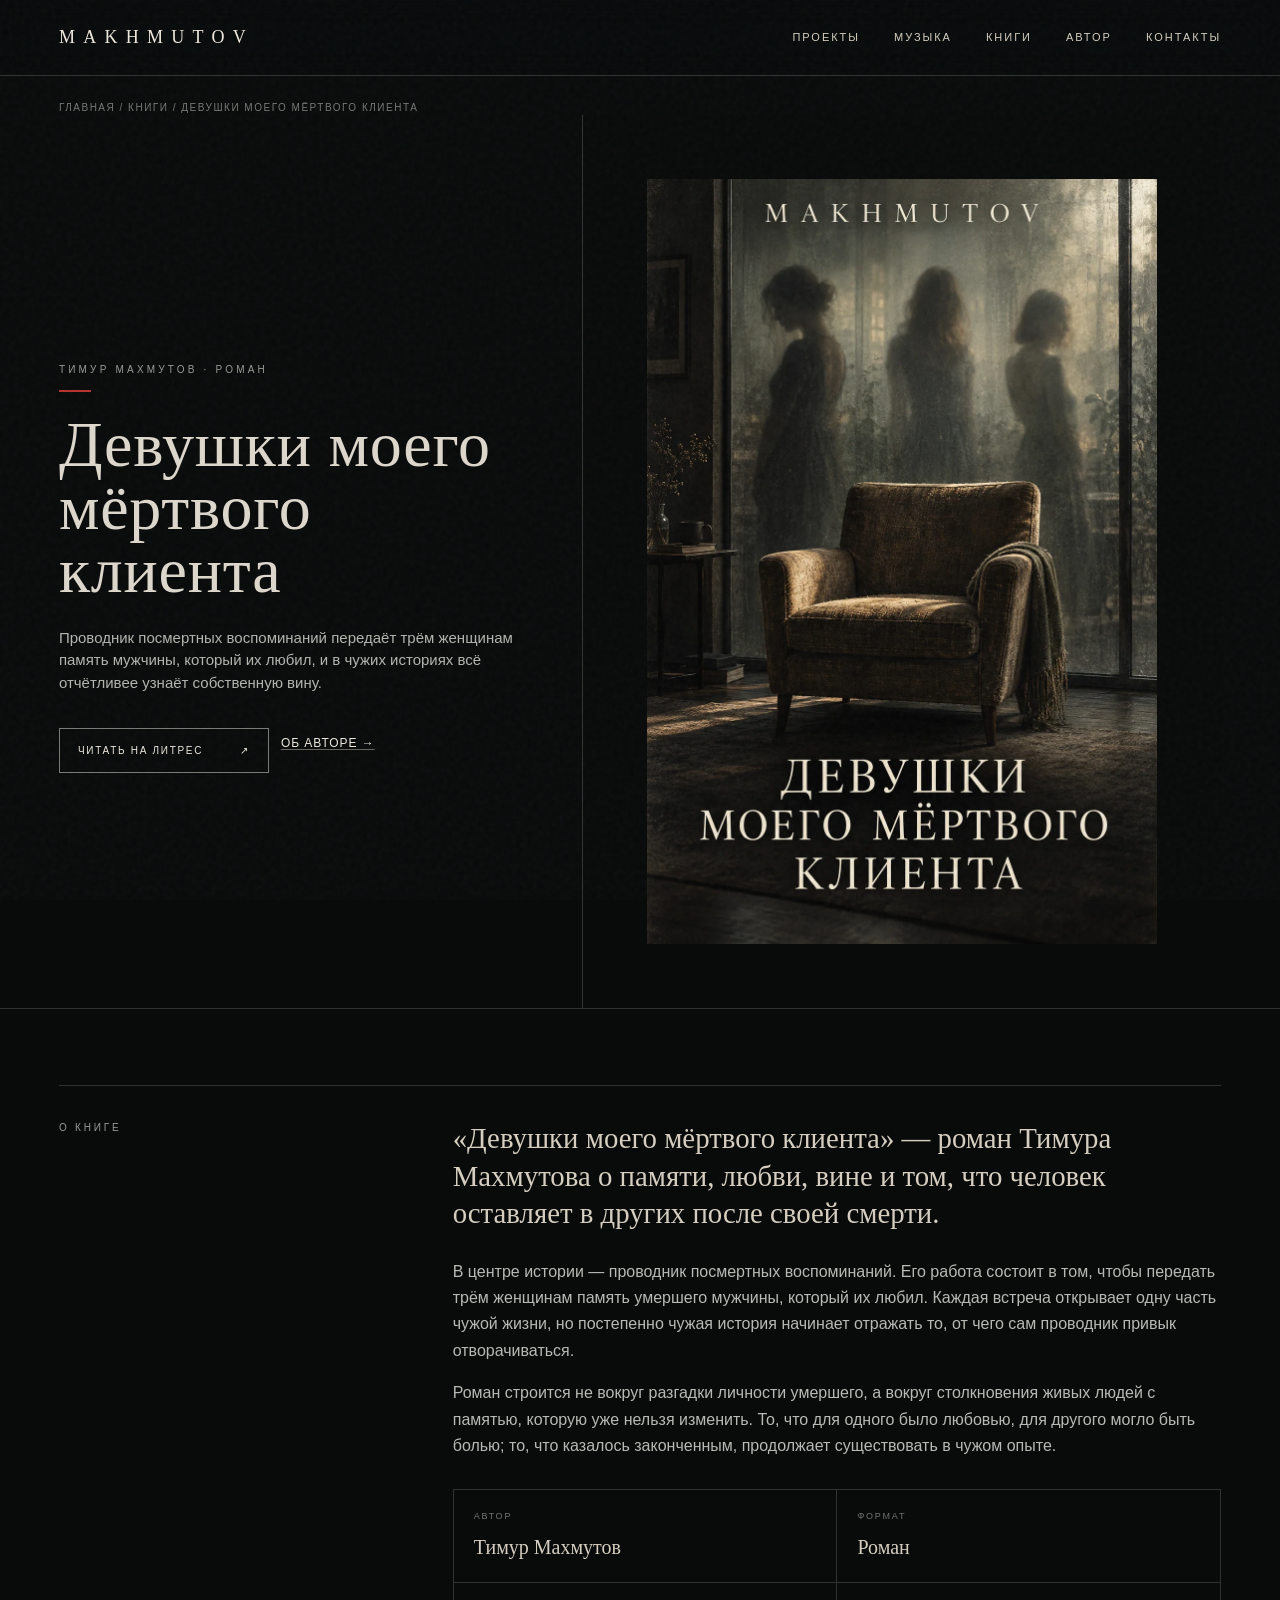
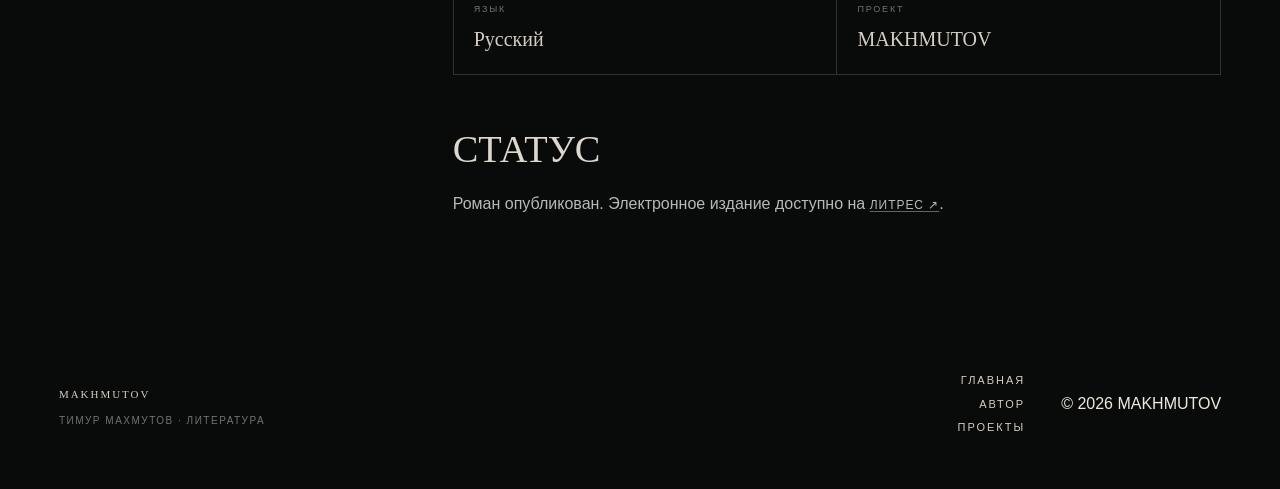
<file: books/devushki-moego-mertvogo-klienta/index.html>
<!doctype html>
<html lang="ru">
<head>
  <meta charset="utf-8">
  <meta name="viewport" content="width=device-width, initial-scale=1">
  <title>«Девушки моего мёртвого клиента» — роман Тимура Махмутова</title>
  <meta name="description" content="«Девушки моего мёртвого клиента» — роман Тимура Махмутова (MAKHMUTOV) о проводнике посмертных воспоминаний, чужой памяти, любви и собственной вине.">
  <meta name="author" content="Тимур Махмутов">
  <meta name="robots" content="index, follow, max-image-preview:large, max-snippet:-1, max-video-preview:-1">
  <meta name="theme-color" content="#090b0b">
  <link rel="canonical" href="https://makhmutov.site/books/devushki-moego-mertvogo-klienta/">

  <meta property="og:title" content="«Девушки моего мёртвого клиента» — Тимур Махмутов">
  <meta property="og:description" content="Роман о проводнике посмертных воспоминаний, чужой памяти, любви и собственной вине.">
  <meta property="og:type" content="book">
  <meta property="og:locale" content="ru_RU">
  <meta property="og:site_name" content="MAKHMUTOV">
  <meta property="og:url" content="https://makhmutov.site/books/devushki-moego-mertvogo-klienta/">
  <meta property="og:image" content="https://makhmutov.site/assets/dead-client-girls.webp">
  <meta property="og:image:alt" content="Обложка романа «Девушки моего мёртвого клиента»">
  <meta name="twitter:card" content="summary_large_image">
  <meta name="twitter:title" content="«Девушки моего мёртвого клиента» — Тимур Махмутов">
  <meta name="twitter:description" content="Роман о проводнике посмертных воспоминаний, чужой памяти, любви и собственной вине.">
  <meta name="twitter:image" content="https://makhmutov.site/assets/dead-client-girls.webp">

  <link rel="icon" href="/assets/favicon.svg" type="image/svg+xml">
  <link rel="preload" as="image" href="/assets/dead-client-girls.webp" fetchpriority="high">
  <link rel="stylesheet" href="/styles.css">

  <script type="application/ld+json">
  {
    "@context": "https://schema.org",
    "@graph": [
      {
        "@type": "Book",
        "@id": "https://makhmutov.site/books/devushki-moego-mertvogo-klienta/#book",
        "name": "Девушки моего мёртвого клиента",
        "url": "https://makhmutov.site/books/devushki-moego-mertvogo-klienta/",
        "sameAs": "https://www.litres.ru/book/makhmutov-34075907/devushki-moego-miortvogo-klienta-74494457/",
        "image": "https://makhmutov.site/assets/dead-client-girls.webp",
        "description": "Роман о проводнике посмертных воспоминаний, который передаёт трём женщинам память мужчины, который их любил, и в чужих историях всё отчётливее узнаёт собственную вину.",
        "inLanguage": "ru",
        "author": {
          "@type": "Person",
          "@id": "https://makhmutov.site/#timur-makhmutov",
          "name": "Тимур Махмутов",
          "alternateName": ["MAKHMUTOV", "Makhmutov", "Махмутов", "Timur Makhmutov"],
          "url": "https://makhmutov.site/timur-makhmutov/"
        }
      },
      {
        "@type": "BreadcrumbList",
        "itemListElement": [
          {"@type":"ListItem","position":1,"name":"MAKHMUTOV","item":"https://makhmutov.site/"},
          {"@type":"ListItem","position":2,"name":"Книги","item":"https://makhmutov.site/books/"},
          {"@type":"ListItem","position":3,"name":"Девушки моего мёртвого клиента","item":"https://makhmutov.site/books/devushki-moego-mertvogo-klienta/"}
        ]
      }
    ]
  }
  </script>
</head>
<body>
  <div class="grain" aria-hidden="true"></div>
  <div class="page-grid" aria-hidden="true"></div>

  <header class="topbar">
    <a class="wordmark" href="/" aria-label="MAKHMUTOV — на главную">MAKHMUTOV</a>
    <button class="menu-toggle" aria-controls="nav" aria-expanded="false">Меню</button>
    <nav id="nav" class="nav" aria-label="Основная навигация">
      <a href="/#works">Проекты</a>
      <a href="/music/">Музыка</a>
      <a href="/books/">Книги</a>
      <a href="/timur-makhmutov/">Автор</a>
      <a href="/#contacts">Контакты</a>
    </nav>
  </header>

  <main>
    <div class="breadcrumb shell"><a href="/">Главная</a> / <a href="/books/">Книги</a> / Девушки моего мёртвого клиента</div>
    <section class="detail-hero shell">
      <div class="detail-hero-copy">
        <p class="kicker">Тимур Махмутов · Роман</p>
        <h1>Девушки моего<br>мёртвого клиента</h1>
        <p class="hero-sub">Проводник посмертных воспоминаний передаёт трём женщинам память мужчины, который их любил, и в чужих историях всё отчётливее узнаёт собственную вину.</p>
        <div class="detail-actions">
          <a class="btn" href="https://www.litres.ru/book/makhmutov-34075907/devushki-moego-miortvogo-klienta-74494457/" target="_blank" rel="noopener noreferrer">Читать на ЛитРес <span aria-hidden="true">↗</span></a>
          <a class="text-link" href="/timur-makhmutov/">Об авторе <span aria-hidden="true">→</span></a>
        </div>
      </div>
      <figure class="detail-media contain">
        <img src="/assets/dead-client-girls.webp" alt="Обложка романа «Девушки моего мёртвого клиента»" fetchpriority="high">
      </figure>
    </section>

    <section class="detail-body shell">
      <div class="detail-grid">
        <div class="detail-label">О книге</div>
        <div class="detail-copy">
          <p class="lead">«Девушки моего мёртвого клиента» — роман Тимура Махмутова о памяти, любви, вине и том, что человек оставляет в других после своей смерти.</p>
          <p>В центре истории — проводник посмертных воспоминаний. Его работа состоит в том, чтобы передать трём женщинам память умершего мужчины, который их любил. Каждая встреча открывает одну часть чужой жизни, но постепенно чужая история начинает отражать то, от чего сам проводник привык отворачиваться.</p>
          <p>Роман строится не вокруг разгадки личности умершего, а вокруг столкновения живых людей с памятью, которую уже нельзя изменить. То, что для одного было любовью, для другого могло быть болью; то, что казалось законченным, продолжает существовать в чужом опыте.</p>

          <div class="fact-list">
            <div class="fact"><span>Автор</span><strong>Тимур Махмутов</strong></div>
            <div class="fact"><span>Формат</span><strong>Роман</strong></div>
            <div class="fact"><span>Язык</span><strong>Русский</strong></div>
            <div class="fact"><span>Проект</span><strong>MAKHMUTOV</strong></div>
          </div>

          <h2>Статус</h2>
          <p>Роман опубликован. Электронное издание доступно на <a class="text-link" href="https://www.litres.ru/book/makhmutov-34075907/devushki-moego-miortvogo-klienta-74494457/" target="_blank" rel="noopener noreferrer">ЛитРес ↗</a>.</p>
        </div>
      </div>
    </section>
  </main>

  <footer class="footer shell">
    <div><a class="wordmark footer-mark" href="/">MAKHMUTOV</a><p>Тимур Махмутов · литература</p></div>
    <div class="footer-links"><a href="/">Главная</a><a href="/timur-makhmutov/">Автор</a><a href="/#works">Проекты</a></div>
    <div class="copyright">© 2026 MAKHMUTOV</div>
  </footer>
  <script src="/script.js"></script>
</body>
</html>
</file>
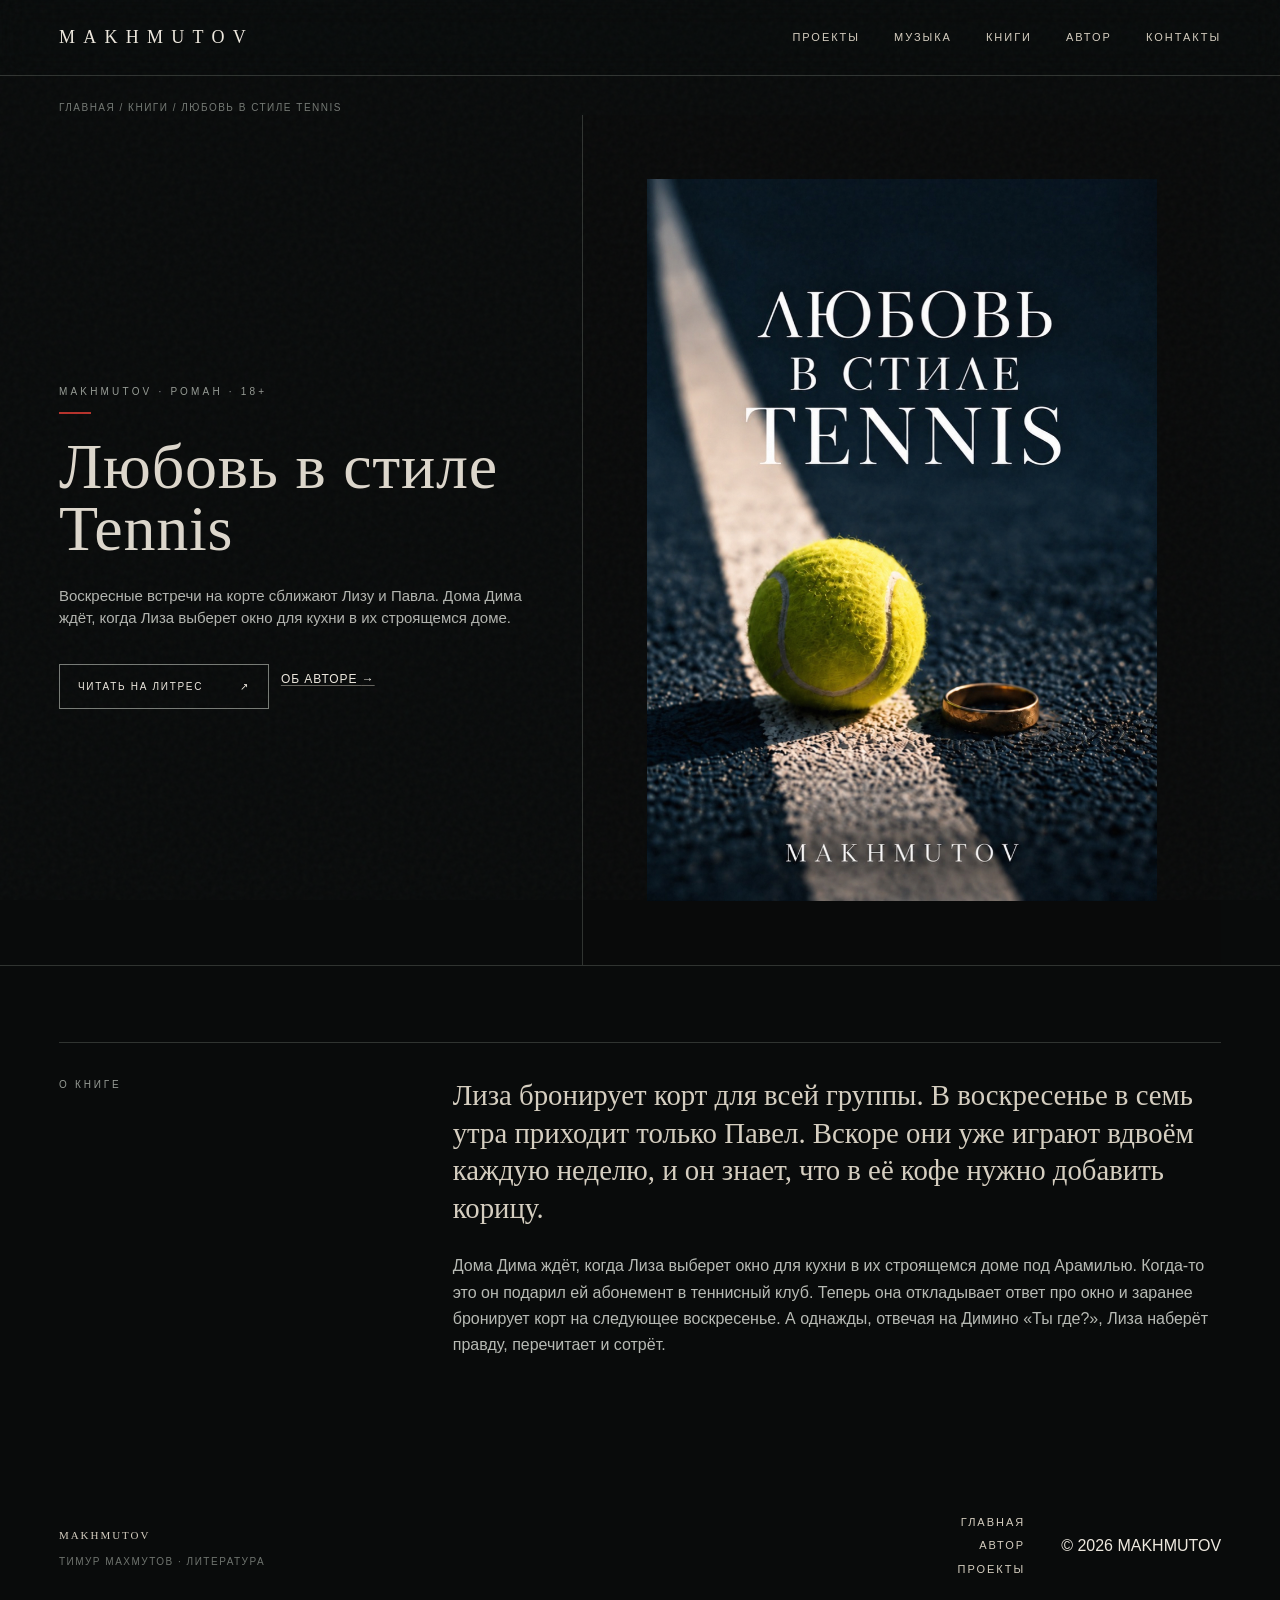
<file: books/lyubov-v-stile-tennis/index.html>
<!doctype html>
<html lang="ru">
<head>
  <meta charset="utf-8">
  <meta name="viewport" content="width=device-width, initial-scale=1">
  <title>«Любовь в стиле Tennis» — роман Тимура Махмутова</title>
  <meta name="description" content="Воскресные встречи на корте сближают Лизу и Павла. Дома Дима ждёт, когда Лиза выберет окно для кухни в их строящемся доме.">
  <meta name="author" content="Тимур Махмутов">
  <meta name="robots" content="index, follow, max-image-preview:large, max-snippet:-1, max-video-preview:-1">
  <meta name="theme-color" content="#090b0b">
  <link rel="canonical" href="https://makhmutov.site/books/lyubov-v-stile-tennis/">

  <meta property="og:title" content="«Любовь в стиле Tennis» — Тимур Махмутов">
  <meta property="og:description" content="Воскресные встречи на корте сближают Лизу и Павла. Дома Дима ждёт, когда Лиза выберет окно для кухни в их строящемся доме.">
  <meta property="og:type" content="book">
  <meta property="og:locale" content="ru_RU">
  <meta property="og:site_name" content="MAKHMUTOV">
  <meta property="og:url" content="https://makhmutov.site/books/lyubov-v-stile-tennis/">
  <meta property="og:image" content="https://makhmutov.site/assets/tennis-novel-cover.jpg">
  <meta property="og:image:alt" content="Обложка романа «Любовь в стиле Tennis»">
  <meta name="twitter:card" content="summary_large_image">
  <meta name="twitter:title" content="«Любовь в стиле Tennis» — Тимур Махмутов">
  <meta name="twitter:description" content="Воскресные встречи на корте сближают Лизу и Павла. Дома Дима ждёт, когда Лиза выберет окно для кухни в их строящемся доме.">
  <meta name="twitter:image" content="https://makhmutov.site/assets/tennis-novel-cover.jpg">

  <link rel="icon" href="/assets/favicon.svg" type="image/svg+xml">
  <link rel="preload" as="image" href="/assets/tennis-novel-cover.jpg" fetchpriority="high">
  <link rel="stylesheet" href="/styles.css">

  <script type="application/ld+json">
  {
    "@context": "https://schema.org",
    "@graph": [
      {
        "@type": "Book",
        "@id": "https://makhmutov.site/books/lyubov-v-stile-tennis/#book",
        "name": "Любовь в стиле Tennis",
        "url": "https://makhmutov.site/books/lyubov-v-stile-tennis/",
        "sameAs": "https://www.litres.ru/book/makhmutov-34075907/liubov-v-stile-tennis-74881604/",
        "image": "https://makhmutov.site/assets/tennis-novel-cover.jpg",
        "description": "Воскресные встречи на корте сближают Лизу и Павла. Дома Дима ждёт, когда Лиза выберет окно для кухни в их строящемся доме.",
        "inLanguage": "ru",
        "bookFormat": "https://schema.org/EBook",
        "datePublished": "2026-11-22",
        "author": {
          "@id": "https://makhmutov.site/#timur-makhmutov",
          "@type": "Person",
          "name": "Тимур Махмутов",
          "alternateName": "MAKHMUTOV"
        }
      },
      {
        "@type": "BreadcrumbList",
        "itemListElement": [
          {
            "@type": "ListItem",
            "position": 1,
            "name": "MAKHMUTOV",
            "item": "https://makhmutov.site/"
          },
          {
            "@type": "ListItem",
            "position": 2,
            "name": "Книги",
            "item": "https://makhmutov.site/books/"
          },
          {
            "@type": "ListItem",
            "position": 3,
            "name": "Любовь в стиле Tennis",
            "item": "https://makhmutov.site/books/lyubov-v-stile-tennis/"
          }
        ]
      }
    ]
  }
  </script>
</head>
<body>
  <div class="grain" aria-hidden="true"></div>
  <div class="page-grid" aria-hidden="true"></div>

  <header class="topbar">
    <a class="wordmark" href="/" aria-label="MAKHMUTOV — на главную">MAKHMUTOV</a>
    <button class="menu-toggle" aria-controls="nav" aria-expanded="false">Меню</button>
    <nav id="nav" class="nav" aria-label="Основная навигация">
      <a href="/#works">Проекты</a>
      <a href="/music/">Музыка</a>
      <a href="/books/">Книги</a>
      <a href="/timur-makhmutov/">Автор</a>
      <a href="/#contacts">Контакты</a>
    </nav>
  </header>

  <main>
    <div class="breadcrumb shell"><a href="/">Главная</a> / <a href="/books/">Книги</a> / Любовь в стиле Tennis</div>
    <section class="detail-hero shell">
      <div class="detail-hero-copy">
        <p class="kicker">MAKHMUTOV · Роман · 18+</p>
        <h1>Любовь в стиле Tennis</h1>
        <p class="hero-sub">Воскресные встречи на корте сближают Лизу и Павла. Дома Дима ждёт, когда Лиза выберет окно для кухни в их строящемся доме.</p>
        <div class="detail-actions">
          <a class="btn" href="https://www.litres.ru/book/makhmutov-34075907/liubov-v-stile-tennis-74881604/" target="_blank" rel="noopener noreferrer">Читать на Литрес <span aria-hidden="true">↗</span></a>
          <a class="text-link" href="/timur-makhmutov/">Об авторе <span aria-hidden="true">→</span></a>
        </div>
      </div>
      <figure class="detail-media contain">
        <img src="/assets/tennis-novel-cover.jpg" alt="Обложка романа «Любовь в стиле Tennis»" width="904" height="1280" fetchpriority="high">
      </figure>
    </section>

    <section class="detail-body shell">
      <div class="detail-grid">
        <div class="detail-label">О книге</div>
        <div class="detail-copy">
          <p class="lead">Лиза бронирует корт для всей группы. В воскресенье в семь утра приходит только Павел. Вскоре они уже играют вдвоём каждую неделю, и он знает, что в её кофе нужно добавить корицу.</p>
          <p>Дома Дима ждёт, когда Лиза выберет окно для кухни в их строящемся доме под Арамилью. Когда-то это он подарил ей абонемент в теннисный клуб. Теперь она откладывает ответ про окно и заранее бронирует корт на следующее воскресенье. А однажды, отвечая на Димино «Ты где?», Лиза наберёт правду, перечитает и сотрёт.</p>
        </div>
      </div>
    </section>
  </main>

  <footer class="footer shell">
    <div><a class="wordmark footer-mark" href="/">MAKHMUTOV</a><p>Тимур Махмутов · литература</p></div>
    <div class="footer-links"><a href="/">Главная</a><a href="/timur-makhmutov/">Автор</a><a href="/#works">Проекты</a></div>
    <div class="copyright">© 2026 MAKHMUTOV</div>
  </footer>
  <script src="/script.js"></script>
</body>
</html>
</file>
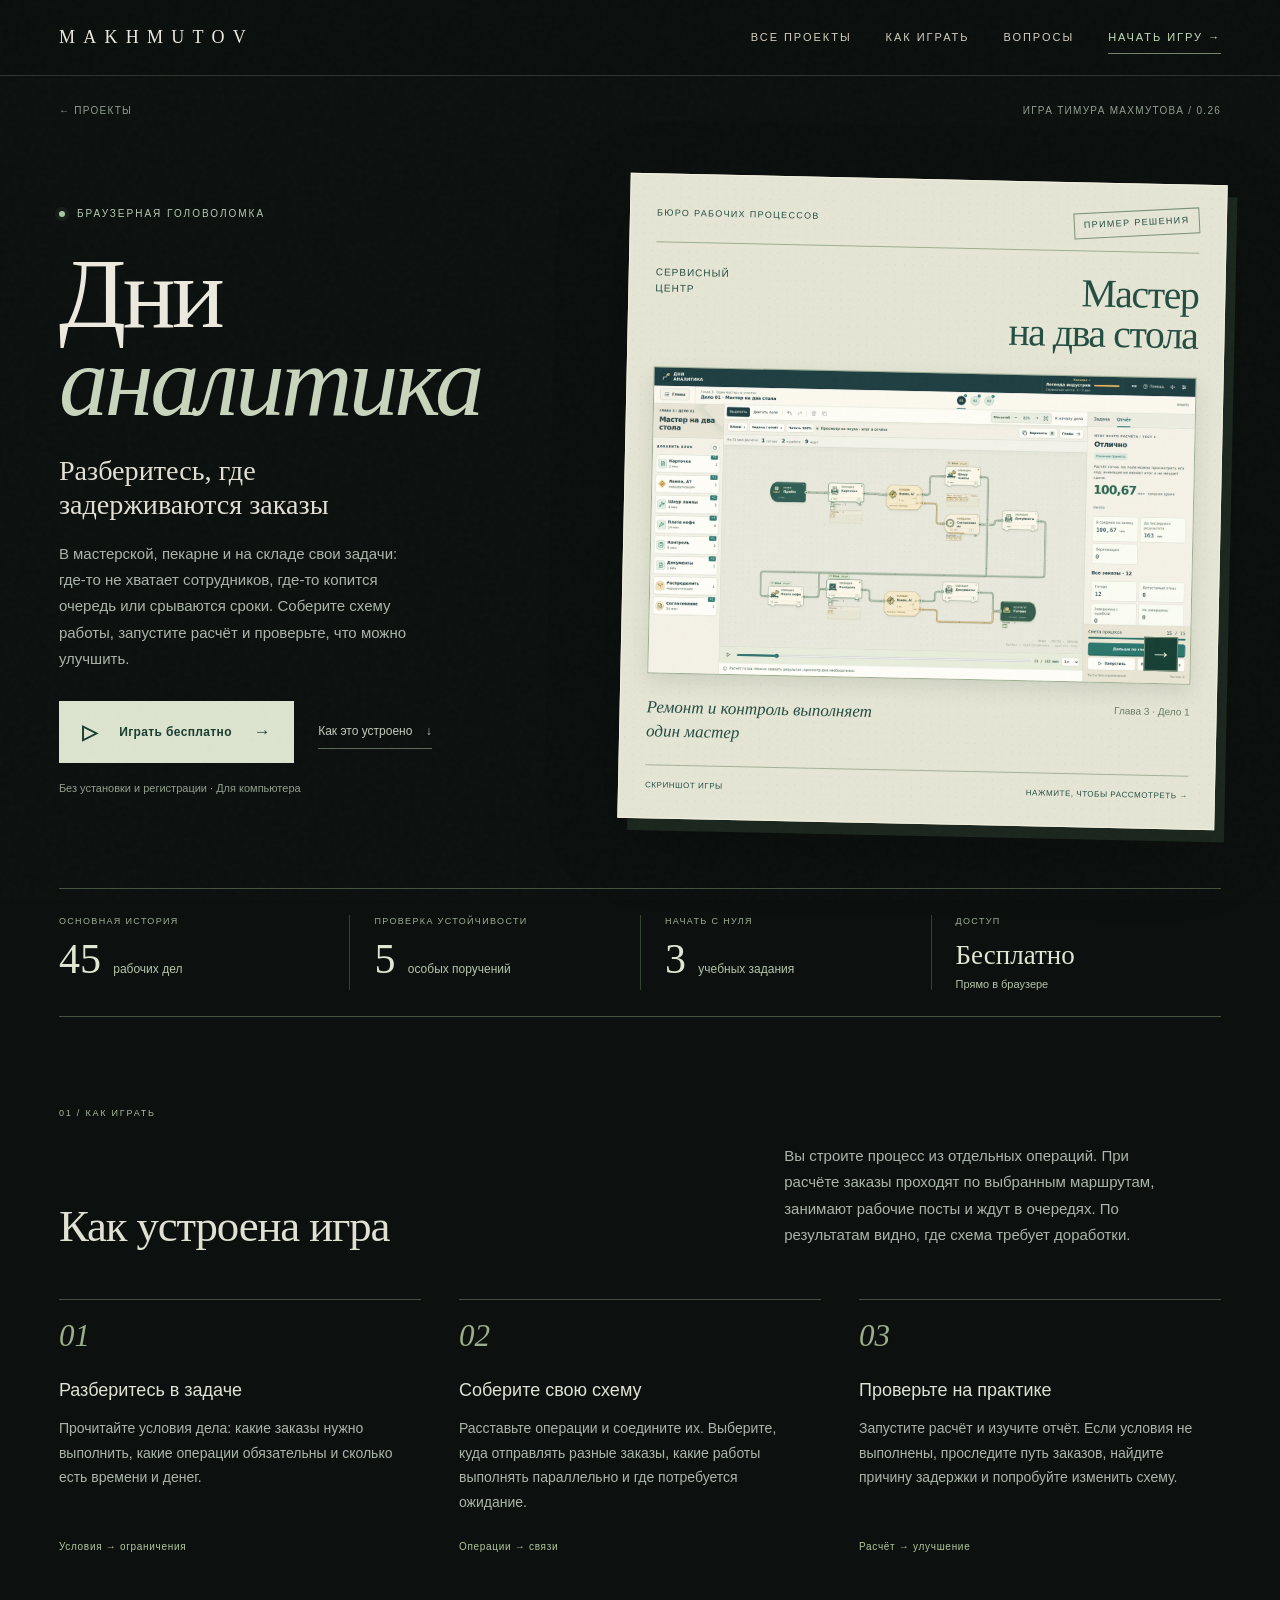
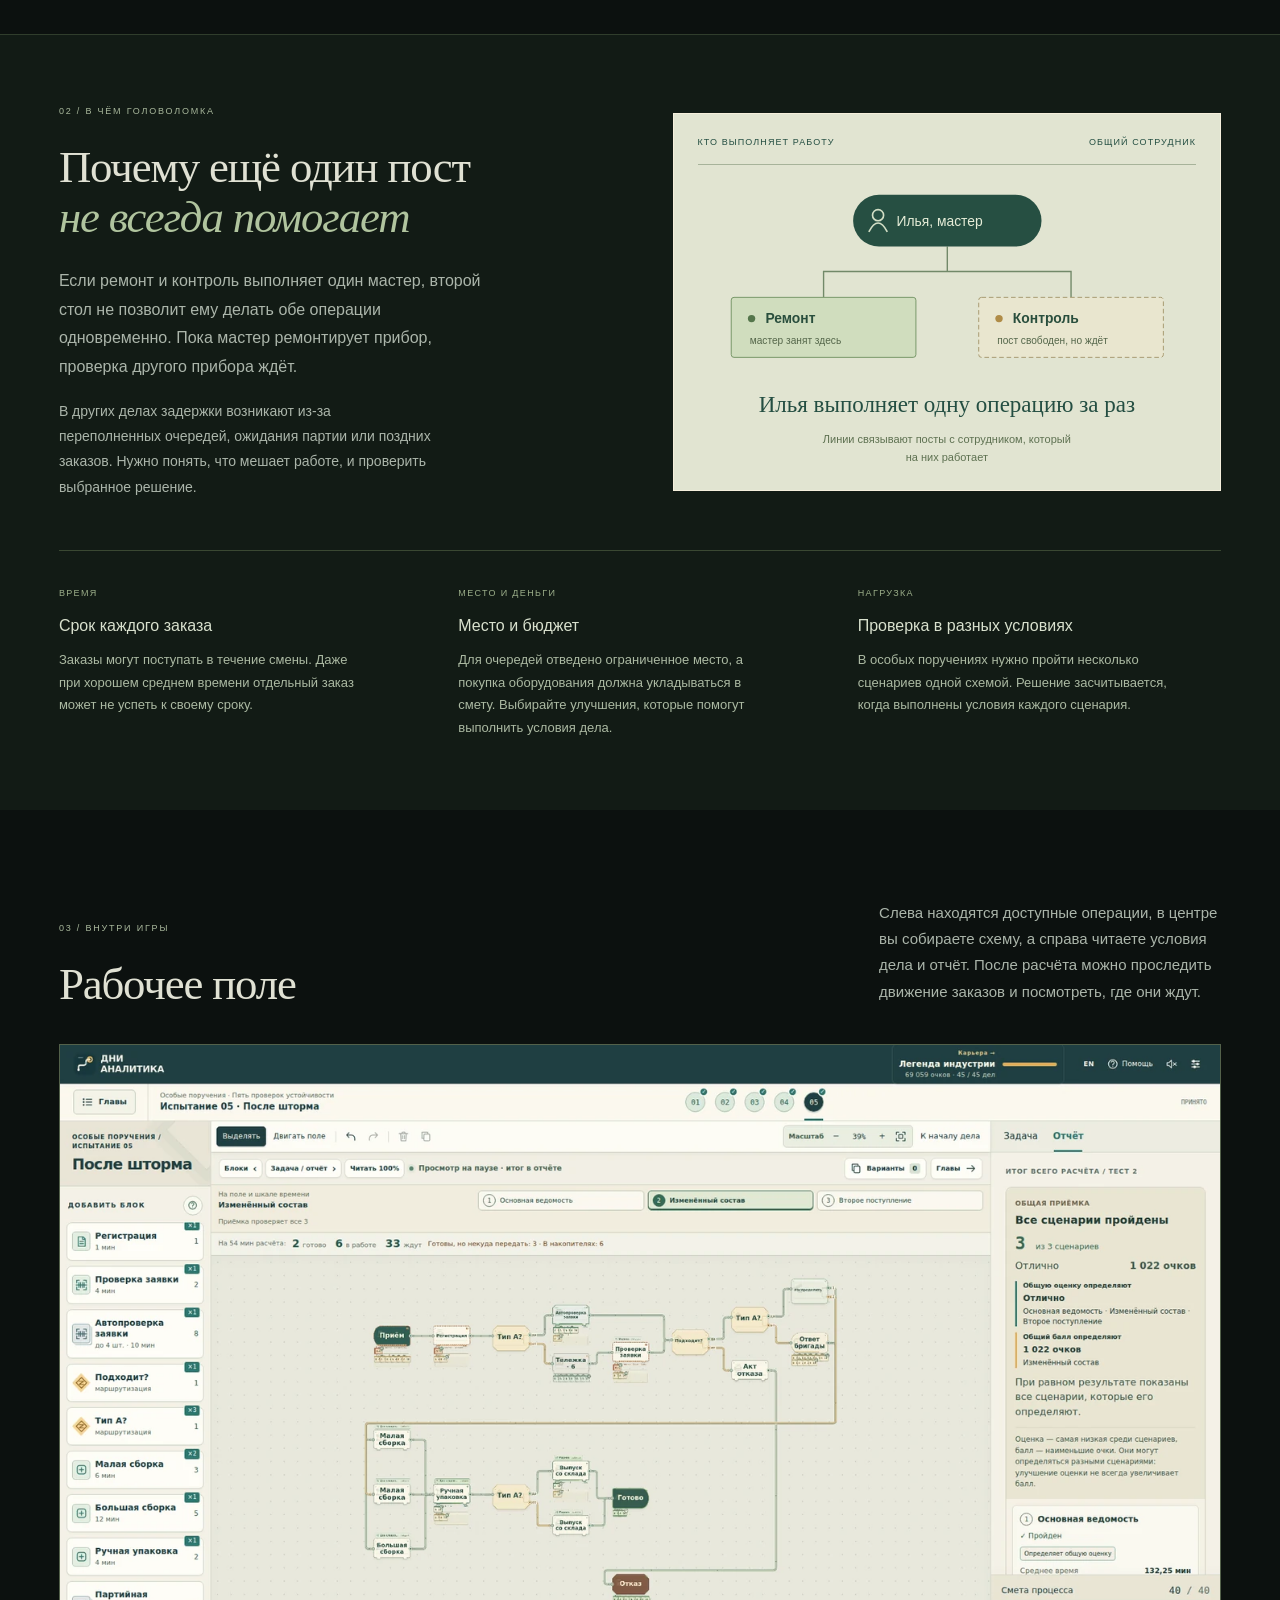
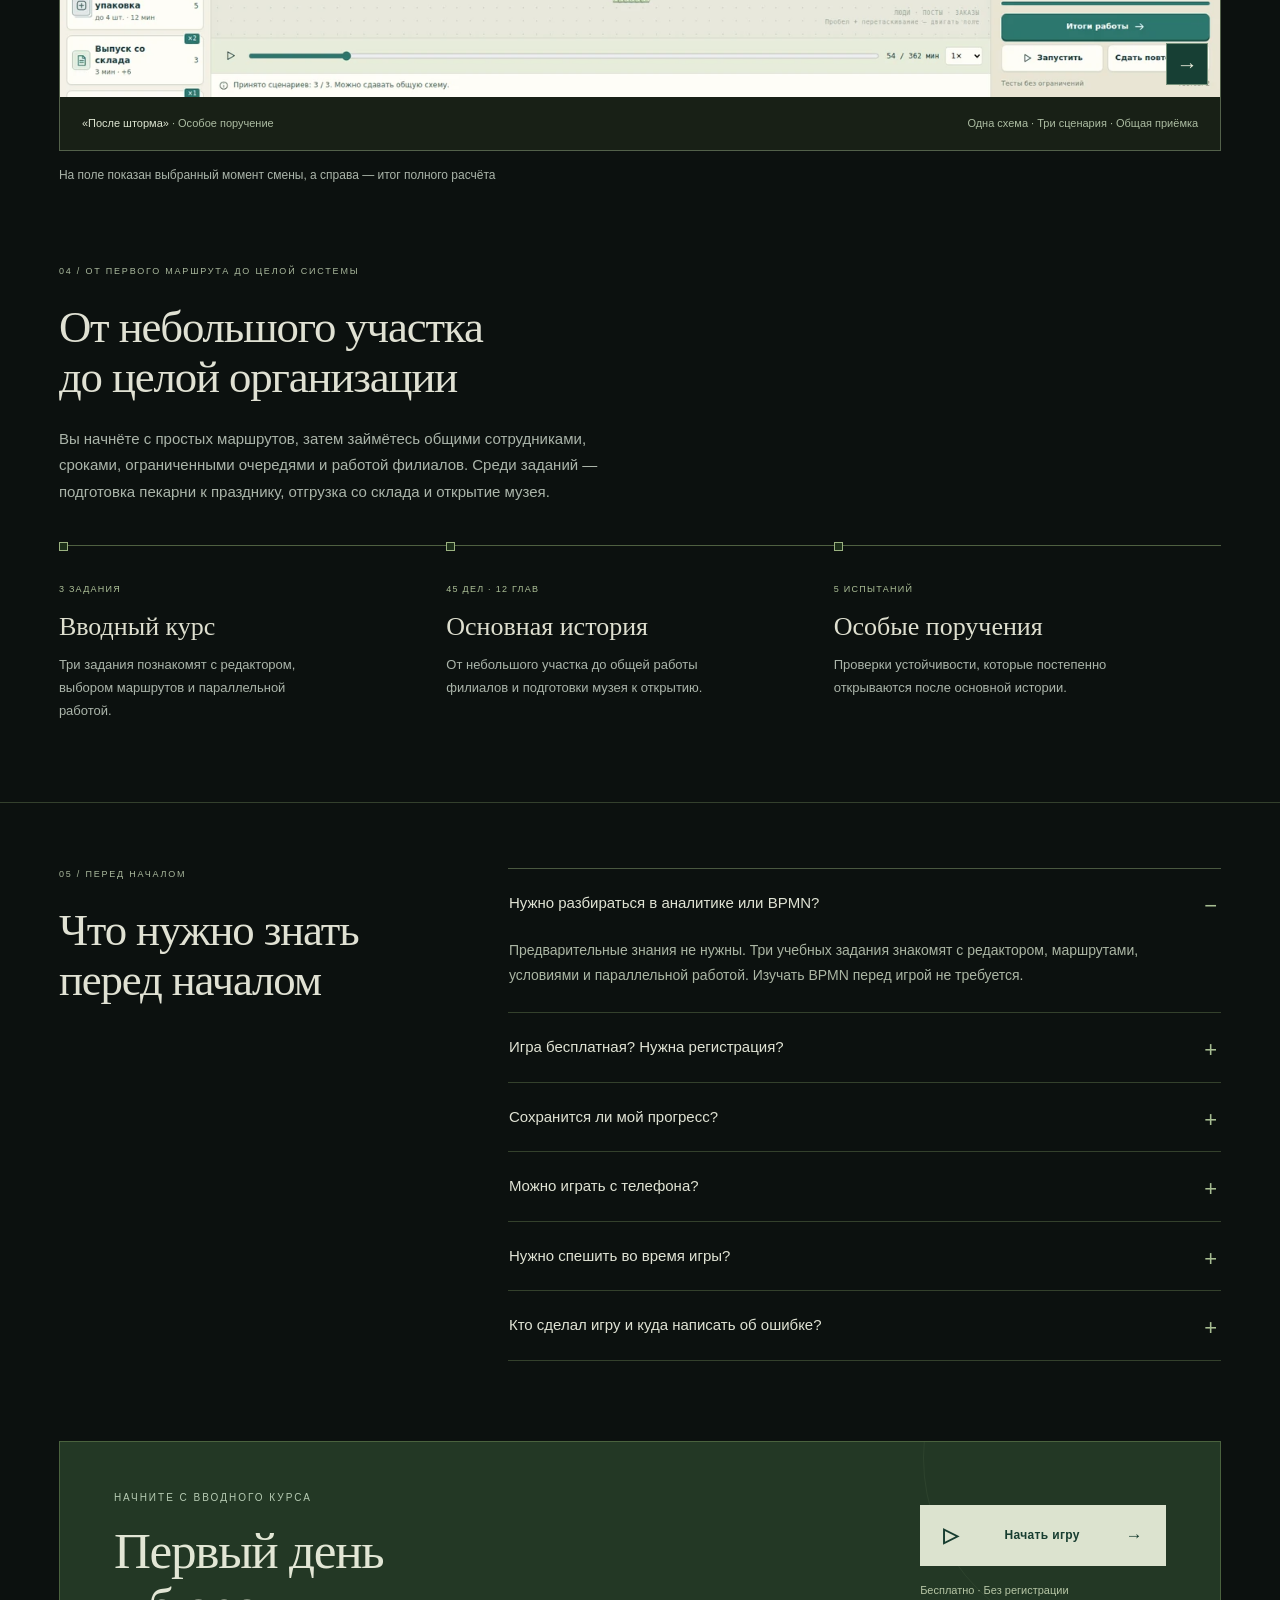
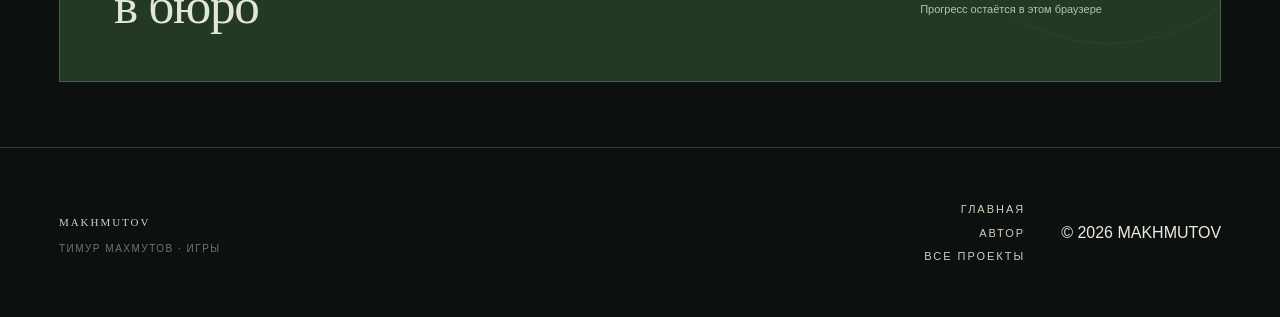
<file: games/analyst-days/index.html>
<!doctype html>
<html lang="ru">
<head>
  <meta charset="utf-8">
  <meta name="viewport" content="width=device-width, initial-scale=1">
  <title>Дни аналитика — головоломка о рабочих процессах | MAKHMUTOV</title>
  <meta name="description" content="Бесплатная браузерная головоломка о рабочих процессах. Собирайте схемы, находите причины задержек и решайте 45 дел. В игре есть обучение и 5 особых поручений.">
  <meta name="author" content="Тимур Махмутов">
  <meta name="theme-color" content="#101714">
  <link rel="canonical" href="https://makhmutov.site/games/analyst-days/">
  <meta property="og:title" content="Дни аналитика — головоломка о рабочих процессах">
  <meta property="og:description" content="Собирайте схемы работы, распределяйте нагрузку и проверяйте решения. 45 дел, обучение и 5 особых поручений. Бесплатно и без регистрации.">
  <meta property="og:type" content="website">
  <meta property="og:locale" content="ru_RU">
  <meta property="og:site_name" content="MAKHMUTOV">
  <meta property="og:url" content="https://makhmutov.site/games/analyst-days/">
  <meta property="og:image" content="https://makhmutov.site/games/analyst-days/screenshot-editor.webp">
  <meta property="og:image:alt" content="Редактор процессов в игре «Дни аналитика»">
  <meta name="twitter:card" content="summary_large_image">
  <link rel="icon" href="/assets/favicon.svg" type="image/svg+xml">
  <link rel="stylesheet" href="/styles.css?v=20261117-r2">
  <link rel="stylesheet" href="./style.css?v=20261117-r2">
  <script type="application/ld+json">{"@context":"https://schema.org","@type":"VideoGame","name":"Дни аналитика","url":"https://makhmutov.site/games/analyst-days/","description":"Браузерная головоломка о рабочих процессах: 45 дел, 5 особых поручений и обучение.","genre":["Головоломка","Симулятор процессов"],"gamePlatform":"Web browser","playMode":"SinglePlayer","isAccessibleForFree":true,"author":{"@type":"Person","name":"Тимур Махмутов"},"image":"https://makhmutov.site/games/analyst-days/screenshot-editor.webp"}</script>
</head>
<body class="analyst-page">
  <a class="skip-link" href="#main">К содержанию</a>
  <div class="grain" aria-hidden="true"></div>
  <header class="topbar">
    <a class="wordmark" href="/" aria-label="MAKHMUTOV — на главную">MAKHMUTOV</a>
    <button class="menu-toggle" aria-controls="nav" aria-expanded="false">Меню</button>
    <nav id="nav" class="nav" aria-label="Основная навигация">
      <a href="/#works">Все проекты</a>
      <a href="#how-it-works">Как играть</a>
      <a href="#questions">Вопросы</a>
      <a class="nav-play" href="./play/">Начать игру <span aria-hidden="true">→</span></a>
    </nav>
  </header>
  <main id="main">
    <section class="game-hero shell" aria-labelledby="game-title">
      <div class="game-hero-top"><a href="/#works">← Проекты</a><span>Игра Тимура Махмутова / 0.26</span></div>
      <div class="game-hero-grid">
        <div class="game-hero-copy">
          <p class="game-eyebrow"><span class="game-live-dot" aria-hidden="true"></span>Браузерная головоломка</p>
          <h1 id="game-title">Дни<br><em>аналитика</em></h1>
          <p class="game-promise">Разберитесь, где<br>задерживаются заказы</p>
          <p class="game-intro">В мастерской, пекарне и на складе свои задачи: где-то не хватает сотрудников, где-то копится очередь или срываются сроки. Соберите схему работы, запустите расчёт и проверьте, что можно улучшить.</p>
          <div class="game-actions"><a class="game-button" href="./play/"><span aria-hidden="true">▷</span> Играть бесплатно <span aria-hidden="true">→</span></a><a class="game-text-link" href="#how-it-works">Как это устроено <span aria-hidden="true">↓</span></a></div>
          <p class="game-platform-note">Без установки и регистрации · Для компьютера</p>
        </div>
        <figure class="hero-dossier">
          <div class="dossier-top"><span>Бюро рабочих процессов</span><span class="dossier-stamp">Пример решения</span></div>
          <div class="dossier-heading"><span>Сервисный центр</span><h2>Мастер<br>на два стола</h2></div>
          <a class="game-image-link hero-screen" href="./screenshot-editor.webp" data-lightbox aria-label="Увеличить скриншот дела «Мастер на два стола»"><img src="./screenshot-editor.webp" alt="Схема ремонта ламп и кофемашин с одним мастером и итоговый отчёт" width="1440" height="810" fetchpriority="high"><span class="image-expand" aria-hidden="true">→</span></a>
          <figcaption><span>Ремонт и контроль выполняет один мастер</span><span class="dossier-number">Глава 3 · Дело 1</span></figcaption>
          <div class="dossier-footer"><span>Скриншот игры</span><span>Нажмите, чтобы рассмотреть →</span></div>
        </figure>
      </div>
      <dl class="game-facts"><div><dt>Основная история</dt><dd><strong>45</strong> рабочих дел</dd></div><div><dt>Проверка устойчивости</dt><dd><strong>5</strong> особых поручений</dd></div><div><dt>Начать с нуля</dt><dd><strong>3</strong> учебных задания</dd></div><div><dt>Доступ</dt><dd class="fact-free">Бесплатно<span>Прямо в браузере</span></dd></div></dl>
    </section>

    <section class="how-section shell game-section" id="how-it-works" aria-labelledby="how-title">
      <div class="game-section-heading"><p class="game-section-index">01 / Как играть</p><h2 id="how-title">Как устроена игра</h2><p>Вы строите процесс из отдельных операций. При расчёте заказы проходят по выбранным маршрутам, занимают рабочие посты и ждут в очередях. По результатам видно, где схема требует доработки.</p></div>
      <ol class="game-steps">
        <li><span class="step-number">01</span><h3>Разберитесь в задаче</h3><p>Прочитайте условия дела: какие заказы нужно выполнить, какие операции обязательны и сколько есть времени и денег.</p><span class="step-detail">Условия → ограничения</span></li>
        <li><span class="step-number">02</span><h3>Соберите свою схему</h3><p>Расставьте операции и соедините их. Выберите, куда отправлять разные заказы, какие работы выполнять параллельно и где потребуется ожидание.</p><span class="step-detail">Операции → связи</span></li>
        <li><span class="step-number">03</span><h3>Проверьте на практике</h3><p>Запустите расчёт и изучите отчёт. Если условия не выполнены, проследите путь заказов, найдите причину задержки и попробуйте изменить схему.</p><span class="step-detail">Расчёт → улучшение</span></li>
      </ol>
    </section>

    <section class="process-section shell game-section" aria-labelledby="process-title">
      <div class="process-layout">
        <div class="process-copy"><p class="game-section-index">02 / В чём головоломка</p><h2 id="process-title">Почему ещё один пост<br><em>не всегда помогает</em></h2><p class="process-lead">Если ремонт и контроль выполняет один мастер, второй стол не позволит ему делать обе операции одновременно. Пока мастер ремонтирует прибор, проверка другого прибора ждёт.</p><p>В других делах задержки возникают из-за переполненных очередей, ожидания партии или поздних заказов. Нужно понять, что мешает работе, и проверить выбранное решение.</p></div>
        <div class="process-paper">
          <div class="paper-heading"><span>Кто выполняет работу</span><span>Общий сотрудник</span></div>
          <svg class="resource-diagram" viewBox="0 0 540 240" role="img" aria-labelledby="resource-title resource-desc"><title id="resource-title">Ремонт и контроль выполняет Илья</title><desc id="resource-desc">Линии обозначают общего исполнителя, а не путь заказа. Пока Илья ремонтирует один прибор, контроль другого ждёт.</desc>
            <path class="resource-line" d="M270 84V111H136V139M270 111H404V139"/>
            <rect x="168" y="28" width="204" height="56" rx="28" class="resource-person"/><circle cx="195" cy="50" r="6" class="person-symbol"/><path d="M185 68q10-19 20 0" class="person-symbol"/><text x="215" y="62" class="person-label">Илья, мастер</text>
            <rect x="36" y="139" width="200" height="65" rx="3" class="resource-working"/><rect x="304" y="139" width="200" height="65" rx="3" class="resource-waiting"/>
            <circle cx="58" cy="162" r="4" class="working-dot"/><text x="73" y="167" class="station-label">Ремонт</text><text x="56" y="189" class="station-state">мастер занят здесь</text>
            <circle cx="326" cy="162" r="4" class="waiting-dot"/><text x="341" y="167" class="station-label">Контроль</text><text x="324" y="189" class="station-state">пост свободен, но ждёт</text>
          </svg>
          <p class="paper-takeaway">Илья выполняет одну операцию за раз</p><p class="paper-note">Линии связывают посты с сотрудником, который на них работает</p>
        </div>
      </div>
      <div class="mechanic-notes"><div><span>Время</span><h3>Срок каждого заказа</h3><p>Заказы могут поступать в течение смены. Даже при хорошем среднем времени отдельный заказ может не успеть к своему сроку.</p></div><div><span>Место и деньги</span><h3>Место и бюджет</h3><p>Для очередей отведено ограниченное место, а покупка оборудования должна укладываться в смету. Выбирайте улучшения, которые помогут выполнить условия дела.</p></div><div><span>Нагрузка</span><h3>Проверка в разных условиях</h3><p>В особых поручениях нужно пройти несколько сценариев одной схемой. Решение засчитывается, когда выполнены условия каждого сценария.</p></div></div>
    </section>

    <section class="field-section shell game-section" aria-labelledby="field-title">
      <div class="field-heading"><div><p class="game-section-index">03 / Внутри игры</p><h2 id="field-title">Рабочее поле</h2></div><p>Слева находятся доступные операции, в центре вы собираете схему, а справа читаете условия дела и отчёт. После расчёта можно проследить движение заказов и посмотреть, где они ждут.</p></div>
      <figure class="field-figure"><a class="game-image-link" href="./screenshot-campaign.webp" data-lightbox aria-label="Увеличить скриншот особого поручения «После шторма»"><img src="./screenshot-campaign.webp" alt="Особое поручение «После шторма»: схема склада и отчёт о прохождении трёх сценариев" width="1440" height="810" loading="lazy"><span class="image-expand" aria-hidden="true">→</span></a><figcaption><span><b>«После шторма»</b> · Особое поручение</span><span>Одна схема · Три сценария · Общая приёмка</span></figcaption></figure>
      <p class="field-explanation">На поле показан выбранный момент смены, а справа — итог полного расчёта</p>
    </section>

    <section class="campaign-section shell game-section" aria-labelledby="campaign-title"><div class="campaign-intro"><p class="game-section-index">04 / От первого маршрута до целой системы</p><h2 id="campaign-title">От небольшого участка<br>до целой организации</h2><p>Вы начнёте с простых маршрутов, затем займётесь общими сотрудниками, сроками, ограниченными очередями и работой филиалов. Среди заданий — подготовка пекарни к празднику, отгрузка со склада и открытие музея.</p></div>
      <ol class="campaign-path"><li><span class="path-count">3 задания</span><h3>Вводный курс</h3><p>Три задания познакомят с редактором, выбором маршрутов и параллельной работой.</p></li><li><span class="path-count">45 дел · 12 глав</span><h3>Основная история</h3><p>От небольшого участка до общей работы филиалов и подготовки музея к открытию.</p></li><li><span class="path-count">5 испытаний</span><h3>Особые поручения</h3><p>Проверки устойчивости, которые постепенно открываются после основной истории.</p></li></ol>
    </section>

    <section class="faq-section shell game-section" id="questions" aria-labelledby="faq-title"><div><p class="game-section-index">05 / Перед началом</p><h2 id="faq-title">Что нужно знать<br>перед началом</h2></div><div class="faq-list">
      <details open><summary>Нужно разбираться в аналитике или BPMN?</summary><p>Предварительные знания не нужны. Три учебных задания знакомят с редактором, маршрутами, условиями и параллельной работой. Изучать BPMN перед игрой не требуется.</p></details>
      <details><summary>Игра бесплатная? Нужна регистрация?</summary><p>Игра бесплатная и открывается прямо в браузере. Установка и регистрация не нужны.</p></details>
      <details><summary>Сохранится ли мой прогресс?</summary><p>Прогресс сохраняется автоматически в браузере на вашем устройстве. Чтобы продолжить, откройте игру в том же браузере. Синхронизации между устройствами нет, а очистка данных сайта или закрытие приватного сеанса может удалить сохранение.</p></details>
      <details><summary>Можно играть с телефона?</summary><p>Лучше играть на компьютере или ноутбуке с мышью: для работы со схемами нужен широкий экран.</p></details>
      <details><summary>Нужно спешить во время игры?</summary><p>Минуты в отчёте показывают время выполнения заказов внутри модели. Они не связаны с тем, сколько вы думаете над решением, поэтому схему можно спокойно изучать и переделывать.</p></details>
      <details><summary>Кто сделал игру и куда написать об ошибке?</summary><p>Автор — <a href="/timur-makhmutov/">Тимур Махмутов</a>. Если что-то не работает, напишите <a href="https://t.me/Mkh_tz" target="_blank" rel="noopener noreferrer">в Telegram →</a>. Укажите название дела, что произошло и какой браузер используете. Скриншот поможет разобраться.</p></details>
    </div></section>

    <section class="start-section shell" aria-labelledby="start-title"><div class="start-inner"><div><p class="game-eyebrow">Начните с вводного курса</p><h2 id="start-title">Первый день<br>в бюро</h2></div><div class="start-action"><a class="game-button" href="./play/"><span aria-hidden="true">▷</span> Начать игру <span aria-hidden="true">→</span></a><p>Бесплатно · Без регистрации<br>Прогресс остаётся в этом браузере</p></div></div></section>
  </main>
  <footer class="footer shell"><div><a class="wordmark footer-mark" href="/">MAKHMUTOV</a><p>Тимур Махмутов · игры</p></div><div class="footer-links"><a href="/">Главная</a><a href="/timur-makhmutov/">Автор</a><a href="/#works">Все проекты</a></div><div class="copyright">© 2026 MAKHMUTOV</div></footer>
  <dialog class="image-dialog" aria-label="Скриншот игры в полном размере"><button class="dialog-close" type="button" aria-label="Закрыть скриншот">Закрыть <span aria-hidden="true">×</span></button><img alt=""><p>Прокрутите изображение, чтобы рассмотреть детали.</p></dialog>
  <script src="/script.js?v=20261117"></script>
  <script src="./page.js?v=20261117"></script>
</body>
</html>
</file>
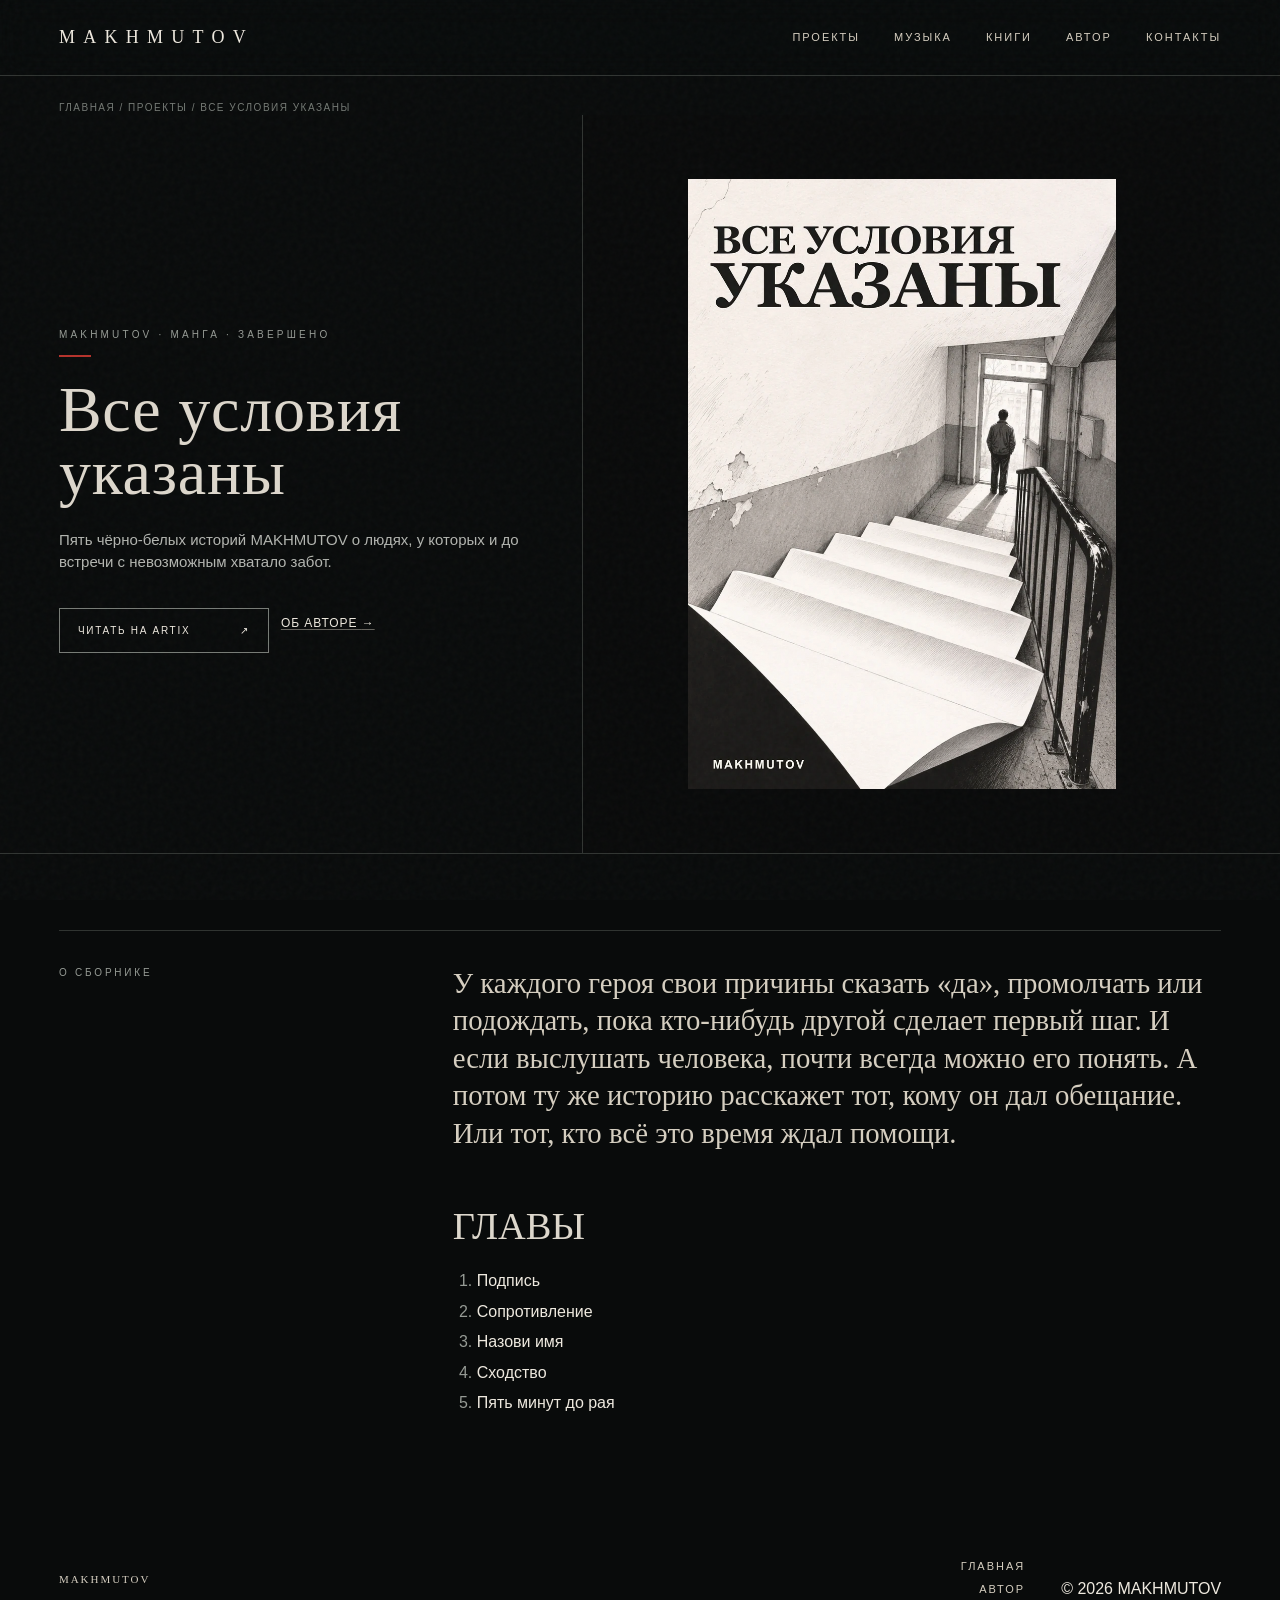
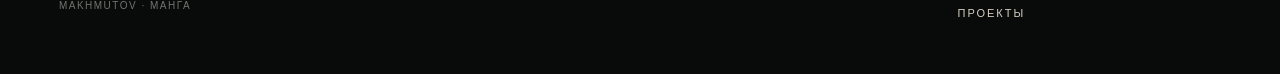
<file: manga/vse-usloviya-ukazany/index.html>
<!doctype html>
<html lang="ru">
<head>
  <meta charset="utf-8">
  <meta name="viewport" content="width=device-width, initial-scale=1">
  <title>«Все условия указаны» — манга MAKHMUTOV</title>
  <meta name="description" content="Пять чёрно-белых историй MAKHMUTOV о людях, у которых и до встречи с невозможным хватало забот.">
  <meta name="author" content="Тимур Махмутов">
  <meta name="robots" content="index, follow, max-image-preview:large, max-snippet:-1, max-video-preview:-1">
  <meta name="theme-color" content="#090b0b">
  <link rel="canonical" href="https://makhmutov.site/manga/vse-usloviya-ukazany/">

  <meta property="og:title" content="«Все условия указаны» — MAKHMUTOV">
  <meta property="og:description" content="Пять чёрно-белых историй MAKHMUTOV о людях, у которых и до встречи с невозможным хватало забот.">
  <meta property="og:type" content="book">
  <meta property="og:locale" content="ru_RU">
  <meta property="og:site_name" content="MAKHMUTOV">
  <meta property="og:url" content="https://makhmutov.site/manga/vse-usloviya-ukazany/">
  <meta property="og:image" content="https://makhmutov.site/assets/vse-usloviya-ukazany.webp">
  <meta property="og:image:alt" content="Обложка манги «Все условия указаны»">
  <meta name="twitter:card" content="summary_large_image">
  <meta name="twitter:title" content="«Все условия указаны» — MAKHMUTOV">
  <meta name="twitter:description" content="Пять чёрно-белых историй MAKHMUTOV о людях, у которых и до встречи с невозможным хватало забот.">
  <meta name="twitter:image" content="https://makhmutov.site/assets/vse-usloviya-ukazany.webp">

  <link rel="icon" href="/assets/favicon.svg" type="image/svg+xml">
  <link rel="preload" as="image" href="/assets/vse-usloviya-ukazany.webp" fetchpriority="high">
  <link rel="stylesheet" href="/styles.css?v=20261123-manga">

  <script type="application/ld+json">
  {
    "@context": "https://schema.org",
    "@graph": [
      {
        "@type": "Book",
        "@id": "https://makhmutov.site/manga/vse-usloviya-ukazany/#book",
        "name": "Все условия указаны",
        "url": "https://makhmutov.site/manga/vse-usloviya-ukazany/",
        "sameAs": "https://artixcomics.ru/comic/vse-usloviya-ukazany",
        "image": "https://makhmutov.site/assets/vse-usloviya-ukazany.webp",
        "description": "Пять чёрно-белых историй MAKHMUTOV о людях, у которых и до встречи с невозможным хватало забот.",
        "inLanguage": "ru",
        "bookFormat": "https://schema.org/EBook",
        "genre": ["Психология", "Драма", "Мистика"],
        "isAccessibleForFree": true,
        "author": {
          "@id": "https://makhmutov.site/#timur-makhmutov",
          "@type": "Person",
          "name": "Тимур Махмутов",
          "alternateName": "MAKHMUTOV"
        }
      },
      {
        "@type": "BreadcrumbList",
        "itemListElement": [
          {
            "@type": "ListItem",
            "position": 1,
            "name": "MAKHMUTOV",
            "item": "https://makhmutov.site/"
          },
          {
            "@type": "ListItem",
            "position": 2,
            "name": "Проекты",
            "item": "https://makhmutov.site/#works"
          },
          {
            "@type": "ListItem",
            "position": 3,
            "name": "Все условия указаны",
            "item": "https://makhmutov.site/manga/vse-usloviya-ukazany/"
          }
        ]
      }
    ]
  }
  </script>
</head>
<body>
  <div class="grain" aria-hidden="true"></div>
  <div class="page-grid" aria-hidden="true"></div>

  <header class="topbar">
    <a class="wordmark" href="/" aria-label="MAKHMUTOV — на главную">MAKHMUTOV</a>
    <button class="menu-toggle" aria-controls="nav" aria-expanded="false">Меню</button>
    <nav id="nav" class="nav" aria-label="Основная навигация">
      <a href="/#works">Проекты</a>
      <a href="/music/">Музыка</a>
      <a href="/books/">Книги</a>
      <a href="/timur-makhmutov/">Автор</a>
      <a href="/#contacts">Контакты</a>
    </nav>
  </header>

  <main>
    <div class="breadcrumb shell"><a href="/">Главная</a> / <a href="/#works">Проекты</a> / Все условия указаны</div>
    <section class="detail-hero manga-detail-hero shell">
      <div class="detail-hero-copy">
        <p class="kicker">MAKHMUTOV · Манга · Завершено</p>
        <h1>Все условия указаны</h1>
        <p class="hero-sub">Пять чёрно-белых историй MAKHMUTOV о людях, у которых и до встречи с невозможным хватало забот.</p>
        <div class="detail-actions">
          <a class="btn" href="https://artixcomics.ru/comic/vse-usloviya-ukazany" target="_blank" rel="noopener noreferrer">Читать на Artix <span aria-hidden="true">↗</span></a>
          <a class="text-link" href="/timur-makhmutov/">Об авторе <span aria-hidden="true">→</span></a>
        </div>
      </div>
      <figure class="detail-media contain manga-detail-cover">
        <img src="/assets/vse-usloviya-ukazany.webp" alt="Обложка манги «Все условия указаны»" width="850" height="1209" fetchpriority="high">
      </figure>
    </section>

    <section class="detail-body shell">
      <div class="detail-grid">
        <div class="detail-label">О сборнике</div>
        <div class="detail-copy">
          <p class="lead">У каждого героя свои причины сказать «да», промолчать или подождать, пока кто-нибудь другой сделает первый шаг. И если выслушать человека, почти всегда можно его понять. А потом ту же историю расскажет тот, кому он дал обещание. Или тот, кто всё это время ждал помощи.</p>
          <h2>Главы</h2>
          <ol class="manga-chapters">
            <li>Подпись</li>
            <li>Сопротивление</li>
            <li>Назови имя</li>
            <li>Сходство</li>
            <li>Пять минут до рая</li>
          </ol>
        </div>
      </div>
    </section>
  </main>

  <footer class="footer shell">
    <div><a class="wordmark footer-mark" href="/">MAKHMUTOV</a><p>MAKHMUTOV · Манга</p></div>
    <div class="footer-links"><a href="/">Главная</a><a href="/timur-makhmutov/">Автор</a><a href="/#works">Проекты</a></div>
    <div class="copyright">© 2026 MAKHMUTOV</div>
  </footer>
  <script src="/script.js"></script>
</body>
</html>
</file>
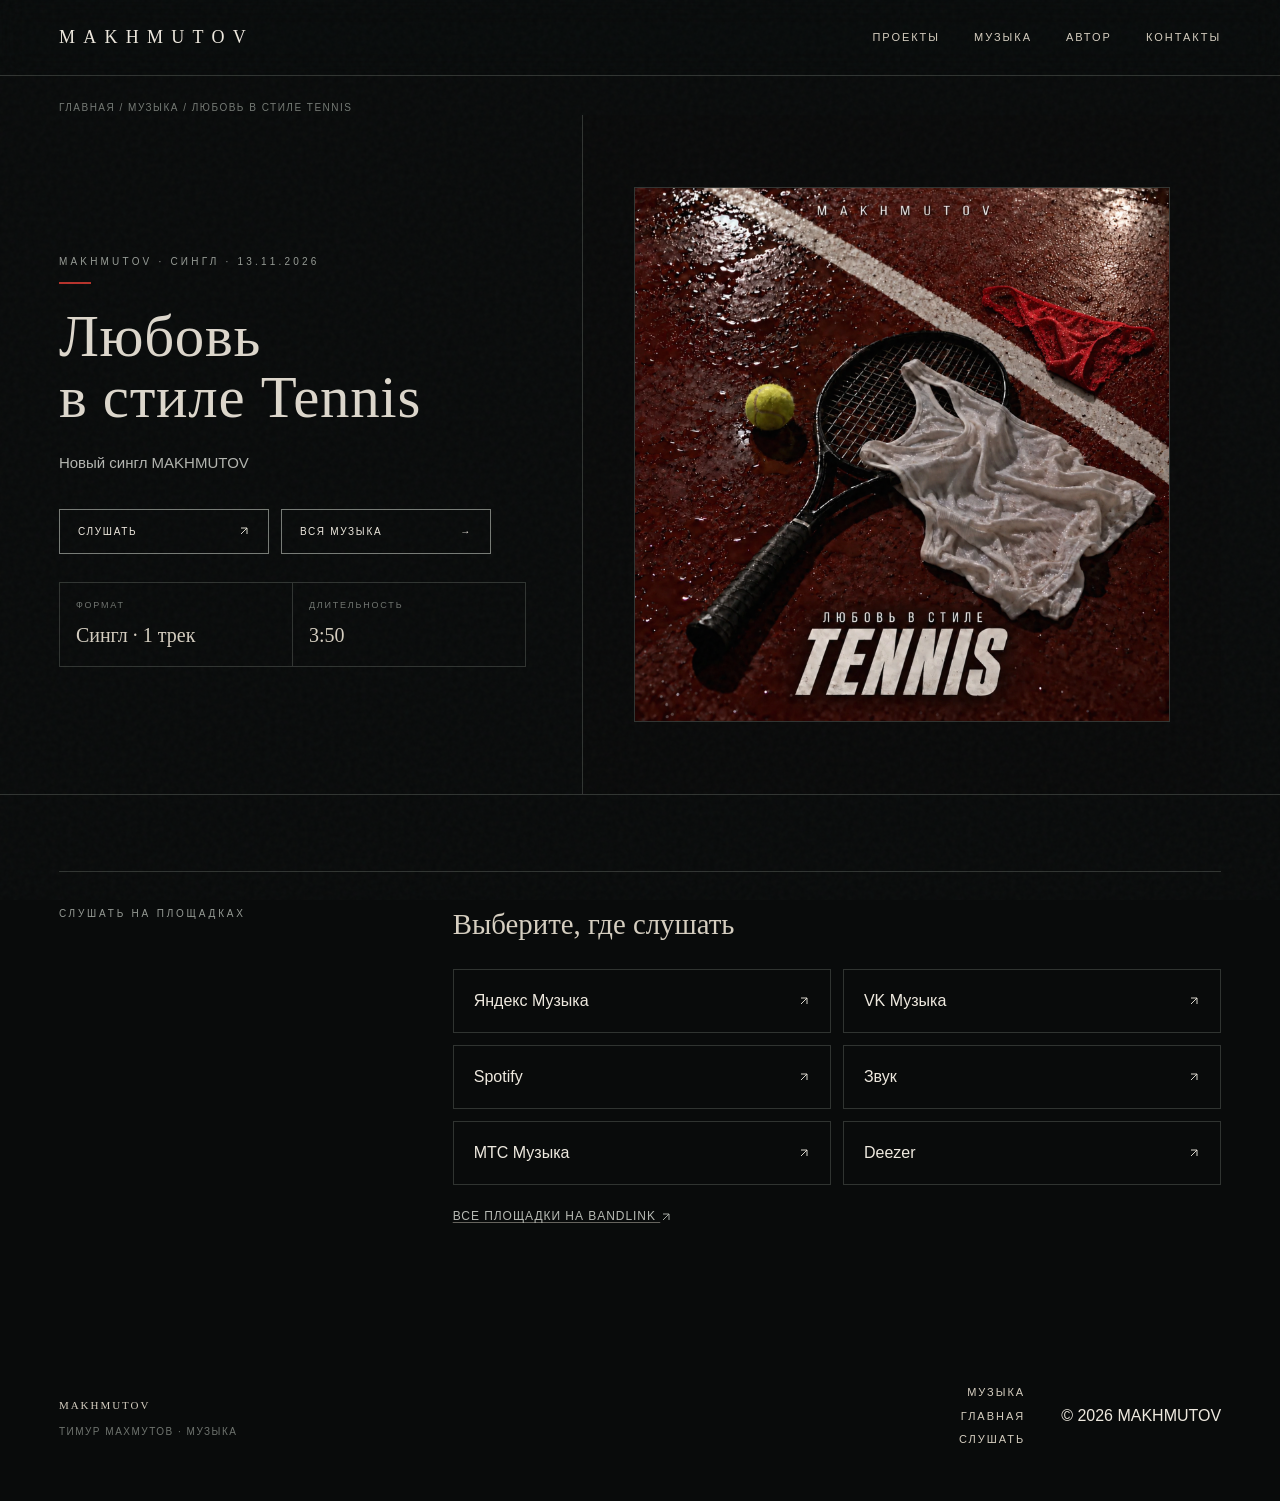
<file: music/lyubov-v-stile-tennis/index.html>
<!doctype html>
<html lang="ru">
<head>
  <meta charset="utf-8">
  <meta name="viewport" content="width=device-width, initial-scale=1">
  <title>«Любовь в стиле Tennis» — сингл MAKHMUTOV | 13 ноября 2026</title>
  <meta name="description" content="«Любовь в стиле Tennis» — сингл MAKHMUTOV от 13 ноября 2026. Обложка, информация о релизе и ссылки на музыкальные площадки.">
  <meta name="author" content="Тимур Махмутов">
  <meta name="robots" content="index, follow, max-image-preview:large, max-snippet:-1, max-video-preview:-1">
  <meta name="theme-color" content="#090b0b">
  <link rel="canonical" href="https://makhmutov.site/music/lyubov-v-stile-tennis/">
  <meta property="og:title" content="«Любовь в стиле Tennis» — MAKHMUTOV">
  <meta property="og:description" content="Сингл MAKHMUTOV от 13 ноября 2026. Слушать на музыкальных площадках.">
  <meta property="og:type" content="music.song">
  <meta property="og:locale" content="ru_RU">
  <meta property="og:site_name" content="MAKHMUTOV">
  <meta property="og:url" content="https://makhmutov.site/music/lyubov-v-stile-tennis/">
  <meta property="og:image" content="https://makhmutov.site/assets/lyubov-v-stile-tennis.webp">
  <meta name="twitter:card" content="summary_large_image">
  <meta name="twitter:image" content="https://makhmutov.site/assets/lyubov-v-stile-tennis.webp">
  <link rel="icon" href="/assets/favicon.svg" type="image/svg+xml">
  <link rel="stylesheet" href="/styles.css?v=20261117-r4">
  <script type="application/ld+json">
  {
    "@context":"https://schema.org",
    "@graph":[
      {
        "@type":"MusicRecording",
        "@id":"https://makhmutov.site/music/lyubov-v-stile-tennis/#recording",
        "name":"Любовь в стиле Tennis",
        "url":"https://makhmutov.site/music/lyubov-v-stile-tennis/",
        "datePublished":"2026-11-13",
        "inLanguage":"ru",
        "duration":"PT3M50S",
        "image":"https://makhmutov.site/assets/lyubov-v-stile-tennis.webp",
        "byArtist":{
          "@type":"Person",
          "@id":"https://makhmutov.site/#timur-makhmutov",
          "name":"Тимур Махмутов",
          "alternateName":["MAKHMUTOV","Makhmutov","Махмутов","Timur Makhmutov"],
          "url":"https://makhmutov.site/timur-makhmutov/"
        },
        "sameAs":"https://band.link/StMBA"
      },
      {
        "@type":"BreadcrumbList",
        "itemListElement":[
          {"@type":"ListItem","position":1,"name":"MAKHMUTOV","item":"https://makhmutov.site/"},
          {"@type":"ListItem","position":2,"name":"Музыка","item":"https://makhmutov.site/music/"},
          {"@type":"ListItem","position":3,"name":"Любовь в стиле Tennis","item":"https://makhmutov.site/music/lyubov-v-stile-tennis/"}
        ]
      }
    ]
  }
  </script>
</head>
<body class="tennis-release">
  <div class="grain" aria-hidden="true"></div>
  <div class="page-grid" aria-hidden="true"></div>
  <header class="topbar">
    <a class="wordmark" href="/" aria-label="MAKHMUTOV — на главную">MAKHMUTOV</a>
    <button class="menu-toggle" aria-controls="nav" aria-expanded="false">Меню</button>
    <nav id="nav" class="nav" aria-label="Основная навигация">
      <a href="/#works">Проекты</a>
      <a href="/music/">Музыка</a>
      <a href="/timur-makhmutov/">Автор</a>
      <a href="/#contacts">Контакты</a>
    </nav>
  </header>

  <main>
    <div class="breadcrumb shell"><a href="/">Главная</a> / <a href="/music/">Музыка</a> / Любовь в стиле Tennis</div>
    <section class="detail-hero shell">
      <div class="detail-hero-copy">
        <p class="kicker">MAKHMUTOV · Сингл · 13.11.2026</p>
        <h1>Любовь<br>в стиле Tennis</h1>
        <p class="hero-sub">Новый сингл MAKHMUTOV</p>
        <div class="detail-actions">
          <a class="btn" href="https://band.link/StMBA" target="_blank" rel="noopener noreferrer">Слушать <svg class="external-arrow" viewBox="0 0 20 20" aria-hidden="true"><path d="M5 15 15 5M5 5h10v10"/></svg></a>
          <a class="btn" href="/music/">Вся музыка <span aria-hidden="true">→</span></a>
        </div>
        <div class="fact-list">
          <div class="fact"><span>Формат</span><strong>Сингл · 1 трек</strong></div>
          <div class="fact"><span>Длительность</span><strong>3:50</strong></div>
        </div>
      </div>
      <div class="detail-media detail-release-art">
        <img src="/assets/lyubov-v-stile-tennis.webp" alt="Обложка сингла «Любовь в стиле Tennis» — MAKHMUTOV" width="1600" height="1600" fetchpriority="high">
      </div>
    </section>

    <section class="detail-body shell" aria-labelledby="listen-title">
      <div class="detail-grid">
        <div class="detail-label" id="listen-title">Слушать на площадках</div>
        <div class="detail-copy">
          <p class="lead">Выберите, где слушать</p>
          <ul class="streaming-links">
            <li><a href="https://music.yandex.ru/album/44354183" target="_blank" rel="noopener noreferrer">Яндекс Музыка <svg class="external-arrow" viewBox="0 0 20 20" aria-hidden="true"><path d="M5 15 15 5M5 5h10v10"/></svg></a></li>
            <li><a href="https://music.vk.com/link/wCkIL" target="_blank" rel="noopener noreferrer">VK Музыка <svg class="external-arrow" viewBox="0 0 20 20" aria-hidden="true"><path d="M5 15 15 5M5 5h10v10"/></svg></a></li>
            <li><a href="https://open.spotify.com/album/2rBZsErELVbNKfcsQWIYgb" target="_blank" rel="noopener noreferrer">Spotify <svg class="external-arrow" viewBox="0 0 20 20" aria-hidden="true"><path d="M5 15 15 5M5 5h10v10"/></svg></a></li>
            <li><a href="https://zvuk.com/release/53334062" target="_blank" rel="noopener noreferrer">Звук <svg class="external-arrow" viewBox="0 0 20 20" aria-hidden="true"><path d="M5 15 15 5M5 5h10v10"/></svg></a></li>
            <li><a href="https://music.mts.ru/album/44354183" target="_blank" rel="noopener noreferrer">МТС Музыка <svg class="external-arrow" viewBox="0 0 20 20" aria-hidden="true"><path d="M5 15 15 5M5 5h10v10"/></svg></a></li>
            <li><a href="https://www.deezer.com/album/1145607101" target="_blank" rel="noopener noreferrer">Deezer <svg class="external-arrow" viewBox="0 0 20 20" aria-hidden="true"><path d="M5 15 15 5M5 5h10v10"/></svg></a></li>
          </ul>
          <p><a class="text-link" href="https://band.link/StMBA" target="_blank" rel="noopener noreferrer">Все площадки на BandLink <svg class="external-arrow" viewBox="0 0 20 20" aria-hidden="true"><path d="M5 15 15 5M5 5h10v10"/></svg></a></p>
        </div>
      </div>
    </section>
  </main>

  <footer class="footer shell">
    <div><a class="wordmark footer-mark" href="/">MAKHMUTOV</a><p>Тимур Махмутов · музыка</p></div>
    <div class="footer-links"><a href="/music/">Музыка</a><a href="/">Главная</a><a href="https://band.link/StMBA" target="_blank" rel="noopener noreferrer">Слушать</a></div>
    <div class="copyright">© 2026 MAKHMUTOV</div>
  </footer>
  <script src="/script.js"></script>
</body>
</html>
</file>
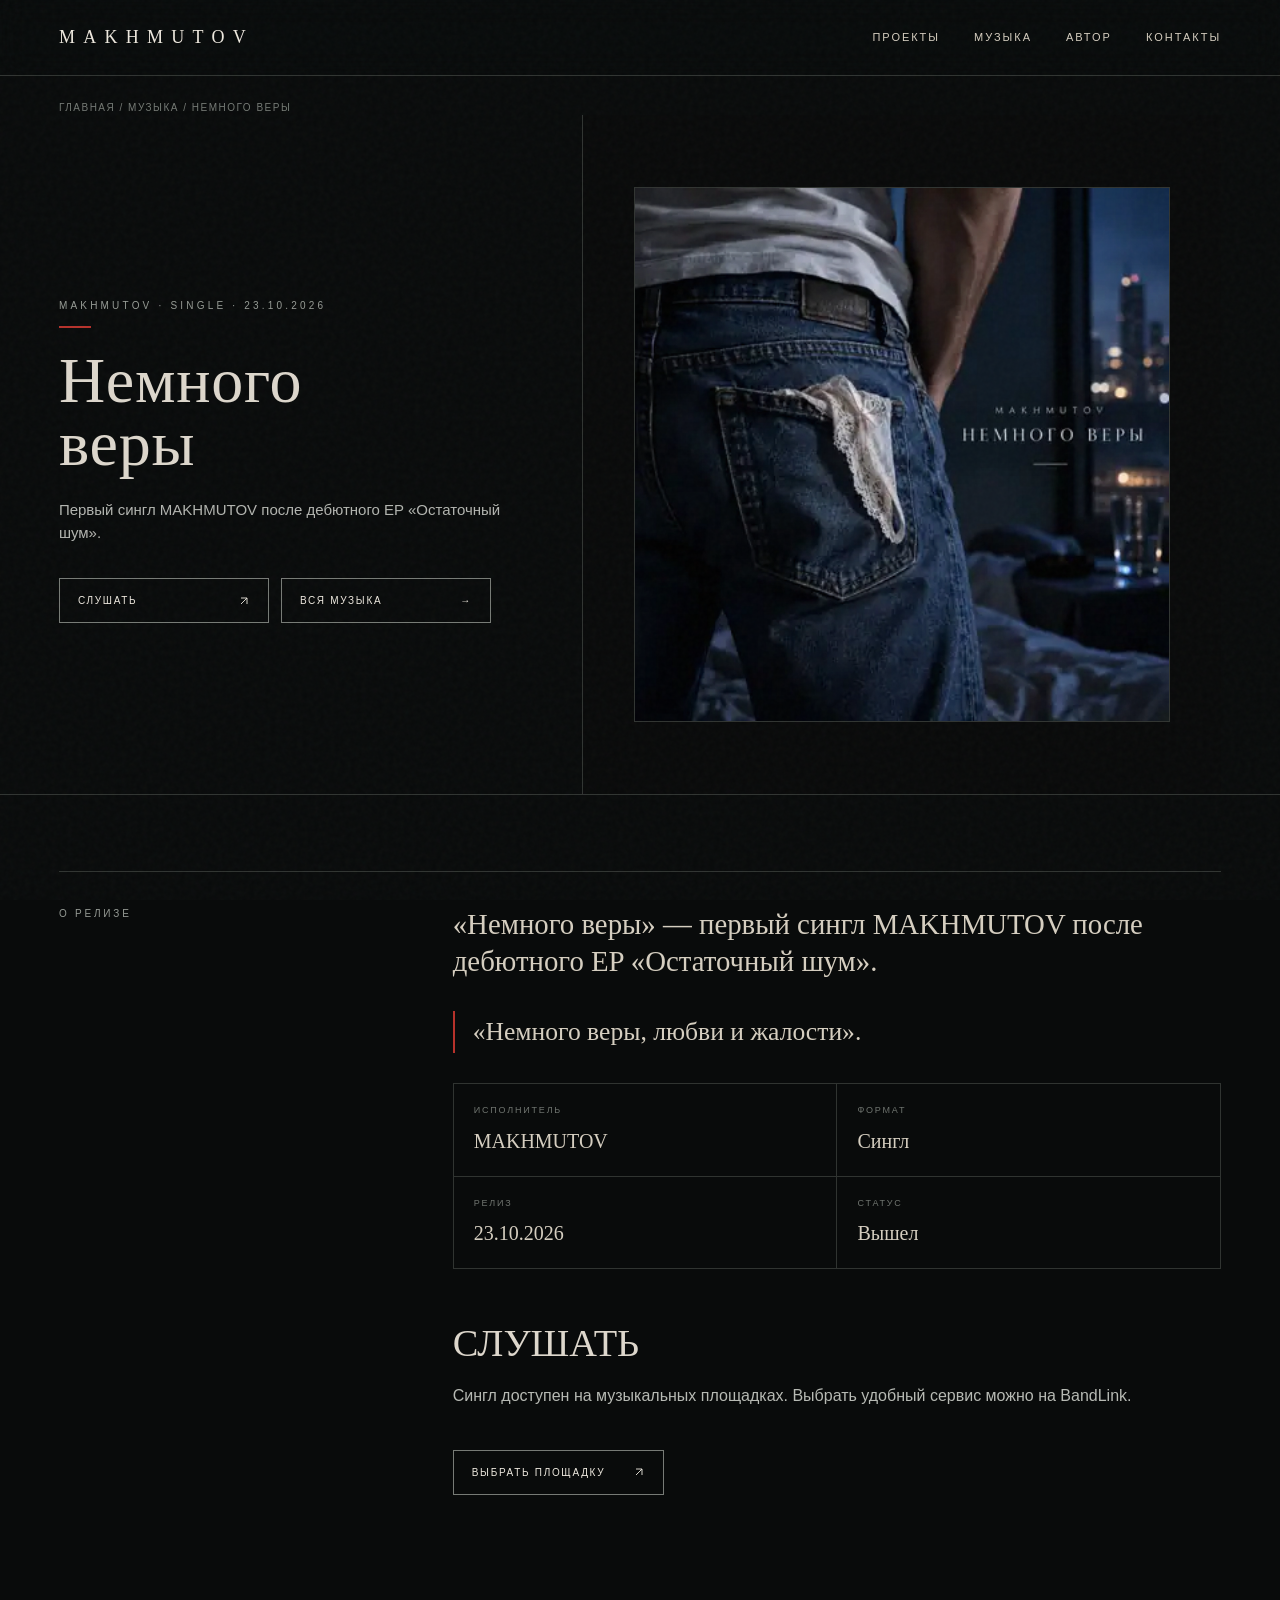
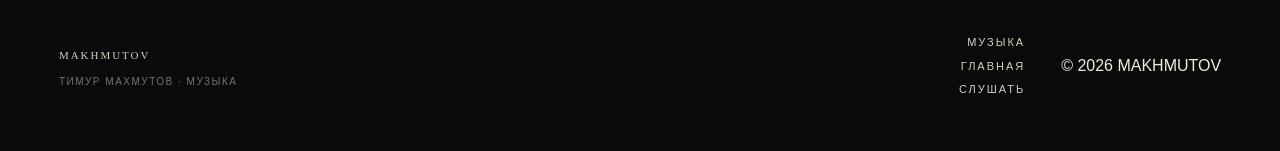
<file: music/nemnogo-very/index.html>
<!doctype html>
<html lang="ru">
<head>
  <meta charset="utf-8">
  <meta name="viewport" content="width=device-width, initial-scale=1">
  <title>«Немного веры» — сингл MAKHMUTOV | 23 октября 2026</title>
  <meta name="description" content="«Немного веры» — сингл MAKHMUTOV от 23 октября 2026. Обложка, информация о релизе и ссылки для прослушивания.">
  <meta name="author" content="Тимур Махмутов">
  <meta name="robots" content="index, follow, max-image-preview:large, max-snippet:-1, max-video-preview:-1">
  <meta name="theme-color" content="#090b0b">
  <link rel="canonical" href="https://makhmutov.site/music/nemnogo-very/">
  <meta property="og:title" content="«Немного веры» — MAKHMUTOV">
  <meta property="og:description" content="Сингл MAKHMUTOV от 23 октября 2026.">
  <meta property="og:type" content="music.song">
  <meta property="og:locale" content="ru_RU">
  <meta property="og:site_name" content="MAKHMUTOV">
  <meta property="og:url" content="https://makhmutov.site/music/nemnogo-very/">
  <meta property="og:image" content="https://makhmutov.site/assets/nemnogo-very.webp">
  <meta name="twitter:card" content="summary_large_image">
  <meta name="twitter:image" content="https://makhmutov.site/assets/nemnogo-very.webp">
  <link rel="icon" href="/assets/favicon.svg" type="image/svg+xml">
  <link rel="stylesheet" href="/styles.css?v=20261117-r4">
  <script type="application/ld+json">
  {
    "@context":"https://schema.org",
    "@graph":[
      {
        "@type":"MusicRecording",
        "@id":"https://makhmutov.site/music/nemnogo-very/#recording",
        "name":"Немного веры",
        "url":"https://makhmutov.site/music/nemnogo-very/",
        "datePublished":"2026-10-23",
        "inLanguage":"ru",
        "byArtist":{
          "@type":"Person",
          "@id":"https://makhmutov.site/#timur-makhmutov",
          "name":"Тимур Махмутов",
          "alternateName":["MAKHMUTOV","Makhmutov","Махмутов","Timur Makhmutov"],
          "url":"https://makhmutov.site/timur-makhmutov/"
        },
        "sameAs":"https://band.link/EZmRd"
      },
      {
        "@type":"BreadcrumbList",
        "itemListElement":[
          {"@type":"ListItem","position":1,"name":"MAKHMUTOV","item":"https://makhmutov.site/"},
          {"@type":"ListItem","position":2,"name":"Музыка","item":"https://makhmutov.site/music/"},
          {"@type":"ListItem","position":3,"name":"Немного веры","item":"https://makhmutov.site/music/nemnogo-very/"}
        ]
      }
    ]
  }
  </script>
</head>
<body>
  <div class="grain" aria-hidden="true"></div>
  <div class="page-grid" aria-hidden="true"></div>
  <header class="topbar">
    <a class="wordmark" href="/" aria-label="MAKHMUTOV — на главную">MAKHMUTOV</a>
    <button class="menu-toggle" aria-controls="nav" aria-expanded="false">Меню</button>
    <nav id="nav" class="nav" aria-label="Основная навигация">
      <a href="/#works">Проекты</a>
      <a href="/music/">Музыка</a>
      <a href="/timur-makhmutov/">Автор</a>
      <a href="/#contacts">Контакты</a>
    </nav>
  </header>

  <main>
    <div class="breadcrumb shell"><a href="/">Главная</a> / <a href="/music/">Музыка</a> / Немного веры</div>
    <section class="detail-hero shell">
      <div class="detail-hero-copy">
        <p class="kicker">MAKHMUTOV · Single · 23.10.2026</p>
        <h1>Немного<br>веры</h1>
        <p class="hero-sub">Первый сингл MAKHMUTOV после дебютного EP «Остаточный шум».</p>
        <div class="detail-actions">
          <a class="btn" href="https://band.link/EZmRd" target="_blank" rel="noopener noreferrer">Слушать <svg class="external-arrow" viewBox="0 0 20 20" aria-hidden="true"><path d="M5 15 15 5M5 5h10v10"/></svg></a>
          <a class="btn" href="/music/">Вся музыка <span aria-hidden="true">→</span></a>
        </div>
      </div>
      <div class="detail-media detail-release-art">
        <img src="/assets/nemnogo-very.webp" alt="Обложка сингла «Немного веры» — MAKHMUTOV">
      </div>
    </section>

    <section class="detail-body shell">
      <div class="detail-grid">
        <div class="detail-label">О релизе</div>
        <div class="detail-copy">
          <p class="lead">«Немного веры» — первый сингл MAKHMUTOV после дебютного EP «Остаточный шум».</p>
          <p class="release-quote">«Немного веры, любви и жалости».</p>

          <div class="fact-list">
            <div class="fact"><span>Исполнитель</span><strong>MAKHMUTOV</strong></div>
            <div class="fact"><span>Формат</span><strong>Сингл</strong></div>
            <div class="fact"><span>Релиз</span><strong>23.10.2026</strong></div>
            <div class="fact"><span>Статус</span><strong>Вышел</strong></div>
          </div>

          <h2>Слушать</h2>
          <p>Сингл доступен на музыкальных площадках. Выбрать удобный сервис можно на BandLink.</p>
          <a class="btn" href="https://band.link/EZmRd" target="_blank" rel="noopener noreferrer">Выбрать площадку <svg class="external-arrow" viewBox="0 0 20 20" aria-hidden="true"><path d="M5 15 15 5M5 5h10v10"/></svg></a>
        </div>
      </div>
    </section>
  </main>

  <footer class="footer shell">
    <div><a class="wordmark footer-mark" href="/">MAKHMUTOV</a><p>Тимур Махмутов · музыка</p></div>
    <div class="footer-links"><a href="/music/">Музыка</a><a href="/">Главная</a><a href="https://band.link/EZmRd" target="_blank" rel="noopener noreferrer">Слушать</a></div>
    <div class="copyright">© 2026 MAKHMUTOV</div>
  </footer>
  <script src="/script.js"></script>
</body>
</html>
</file>
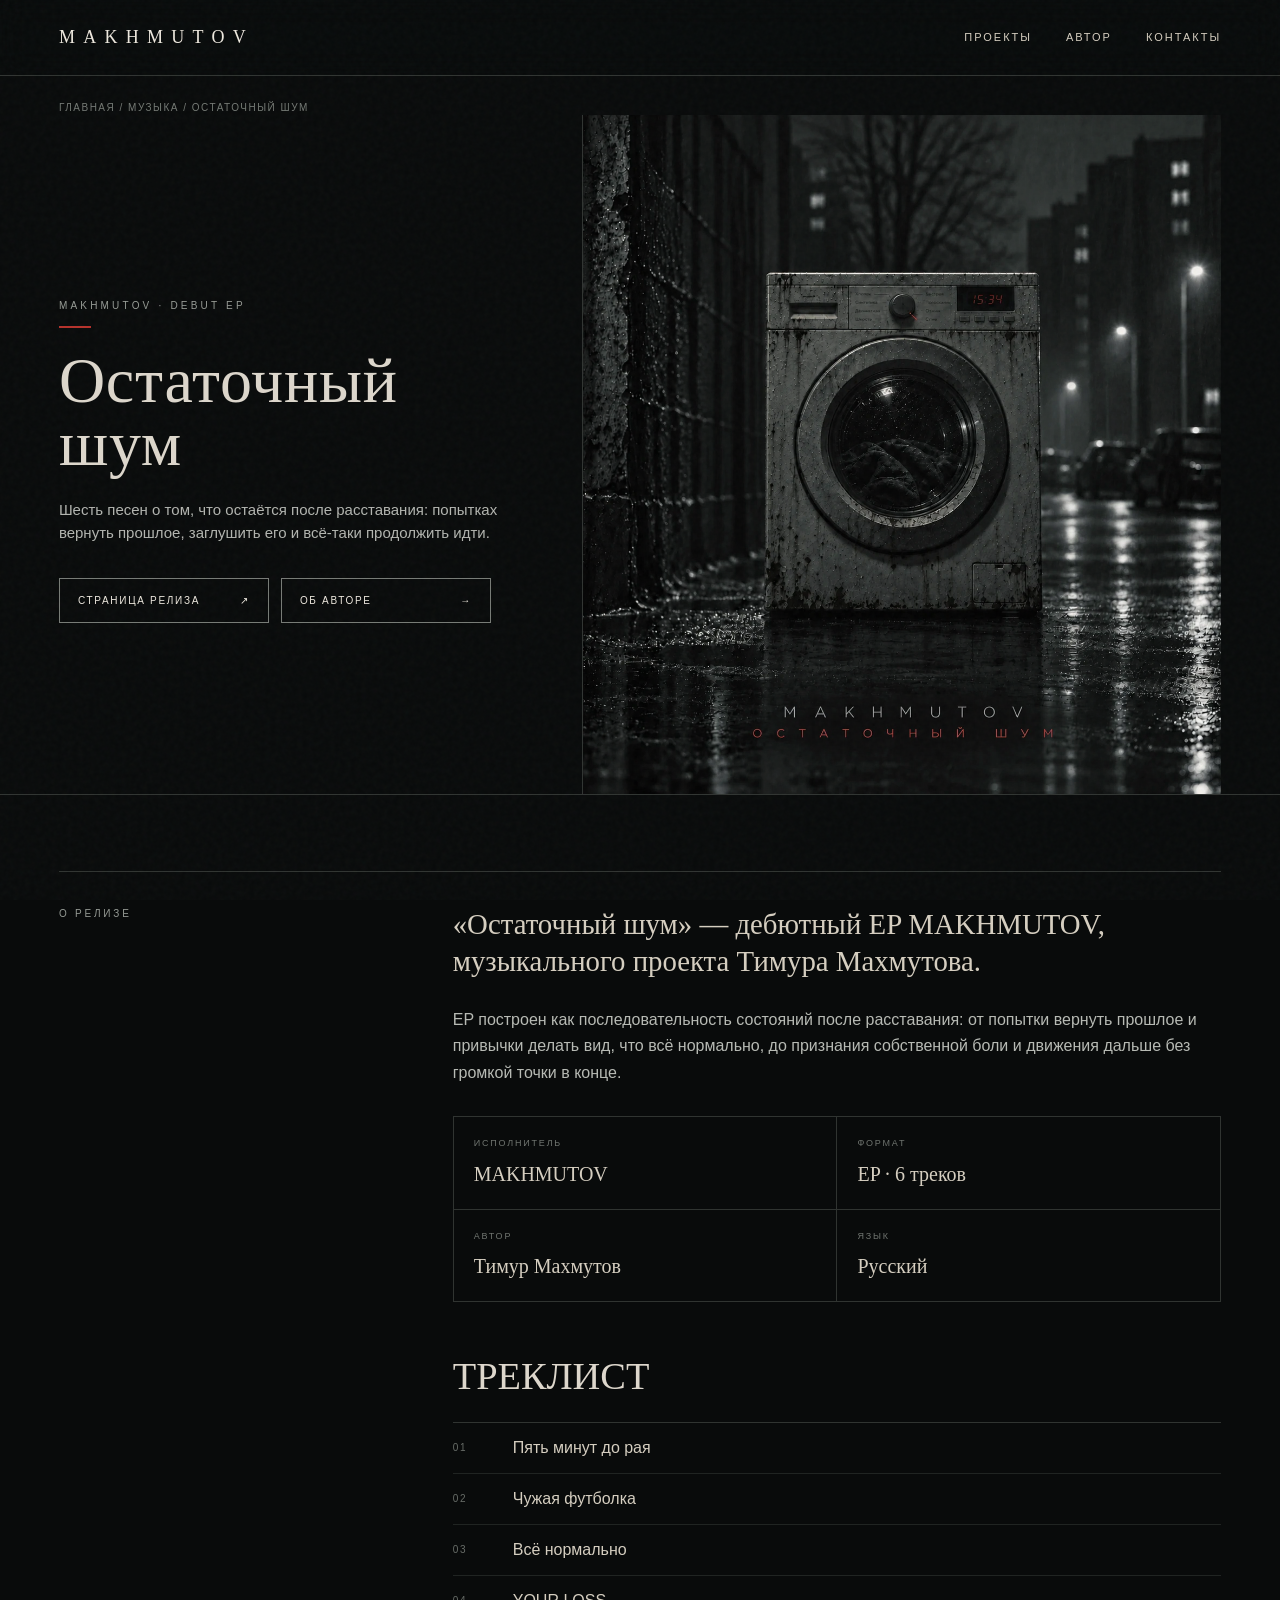
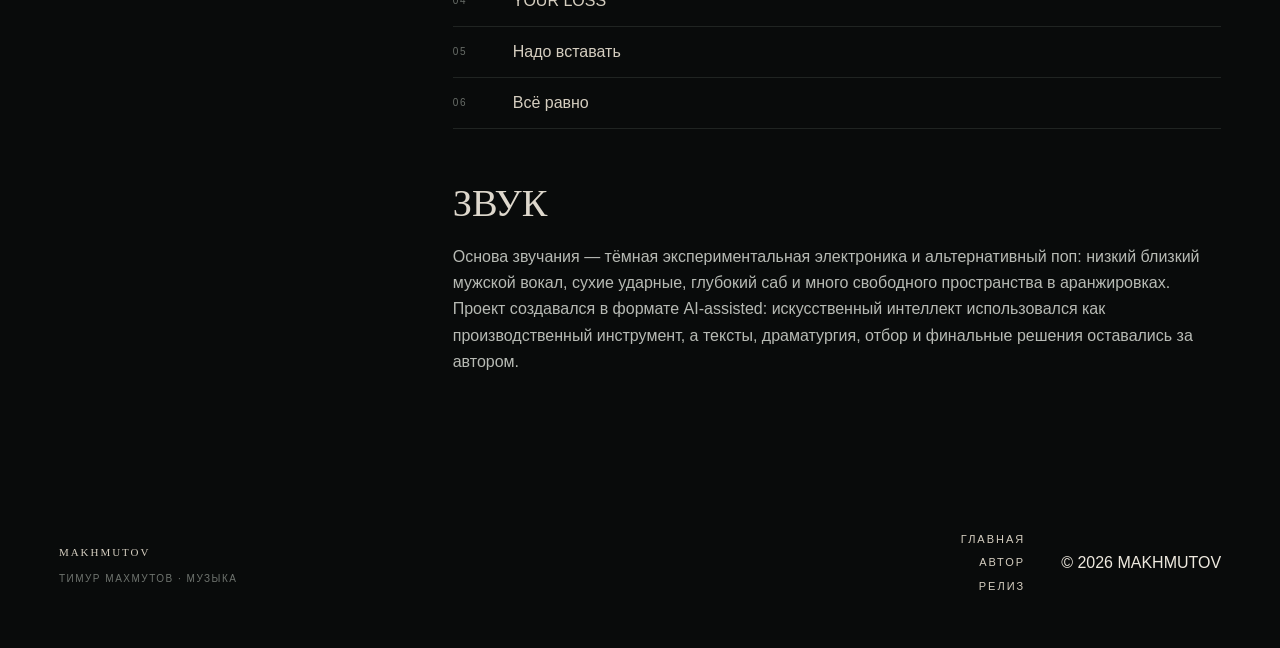
<file: music/ostatochny-shum/index.html>
<!doctype html>
<html lang="ru">
<head>
  <meta charset="utf-8">
  <meta name="viewport" content="width=device-width, initial-scale=1">
  <title>«Остаточный шум» — EP MAKHMUTOV | Тимур Махмутов</title>
  <meta name="description" content="«Остаточный шум» — дебютный EP MAKHMUTOV (Тимур Махмутов): шесть песен о том, что остаётся после расставания. Треклист и официальная информация о релизе.">
  <meta name="author" content="Тимур Махмутов">
  <meta name="robots" content="index, follow, max-image-preview:large, max-snippet:-1, max-video-preview:-1">
  <meta name="theme-color" content="#090b0b">
  <link rel="canonical" href="https://makhmutov.site/music/ostatochny-shum/">

  <meta property="og:title" content="«Остаточный шум» — EP MAKHMUTOV">
  <meta property="og:description" content="Дебютный EP MAKHMUTOV: шесть песен о том, что остаётся после расставания.">
  <meta property="og:type" content="music.album">
  <meta property="og:locale" content="ru_RU">
  <meta property="og:site_name" content="MAKHMUTOV">
  <meta property="og:url" content="https://makhmutov.site/music/ostatochny-shum/">
  <meta property="og:image" content="https://makhmutov.site/assets/ostatochny-shum.webp">
  <meta property="og:image:alt" content="Обложка EP «Остаточный шум» — MAKHMUTOV">
  <meta name="twitter:card" content="summary_large_image">
  <meta name="twitter:title" content="«Остаточный шум» — EP MAKHMUTOV">
  <meta name="twitter:description" content="Дебютный EP MAKHMUTOV: шесть песен о том, что остаётся после расставания.">
  <meta name="twitter:image" content="https://makhmutov.site/assets/ostatochny-shum.webp">

  <link rel="icon" href="/assets/favicon.svg" type="image/svg+xml">
  <link rel="preload" as="image" href="/assets/ostatochny-shum.webp" fetchpriority="high">
  <link rel="stylesheet" href="/styles.css">

  <script type="application/ld+json">
  {
    "@context": "https://schema.org",
    "@graph": [
      {
        "@type": "MusicAlbum",
        "@id": "https://makhmutov.site/music/ostatochny-shum/#album",
        "name": "Остаточный шум",
        "url": "https://makhmutov.site/music/ostatochny-shum/",
        "image": "https://makhmutov.site/assets/ostatochny-shum.webp",
        "description": "Дебютный EP MAKHMUTOV из шести песен о том, что остаётся после расставания.",
        "numTracks": 6,
        "inLanguage": "ru",
        "byArtist": {
          "@type": "Person",
          "@id": "https://makhmutov.site/#timur-makhmutov",
          "name": "Тимур Махмутов",
          "alternateName": ["MAKHMUTOV", "Makhmutov", "Махмутов", "Timur Makhmutov"],
          "url": "https://makhmutov.site/timur-makhmutov/"
        },
        "track": [
          {"@type":"MusicRecording","position":1,"name":"Пять минут до рая","byArtist":{"@id":"https://makhmutov.site/#timur-makhmutov"}},
          {"@type":"MusicRecording","position":2,"name":"Чужая футболка","byArtist":{"@id":"https://makhmutov.site/#timur-makhmutov"}},
          {"@type":"MusicRecording","position":3,"name":"Всё нормально","byArtist":{"@id":"https://makhmutov.site/#timur-makhmutov"}},
          {"@type":"MusicRecording","position":4,"name":"YOUR LOSS","byArtist":{"@id":"https://makhmutov.site/#timur-makhmutov"}},
          {"@type":"MusicRecording","position":5,"name":"Надо вставать","byArtist":{"@id":"https://makhmutov.site/#timur-makhmutov"}},
          {"@type":"MusicRecording","position":6,"name":"Всё равно","byArtist":{"@id":"https://makhmutov.site/#timur-makhmutov"}}
        ]
      },
      {
        "@type": "BreadcrumbList",
        "itemListElement": [
          {"@type":"ListItem","position":1,"name":"MAKHMUTOV","item":"https://makhmutov.site/"},
          {"@type":"ListItem","position":2,"name":"Музыка","item":"https://makhmutov.site/#works"},
          {"@type":"ListItem","position":3,"name":"Остаточный шум","item":"https://makhmutov.site/music/ostatochny-shum/"}
        ]
      }
    ]
  }
  </script>
</head>
<body>
  <div class="grain" aria-hidden="true"></div>
  <div class="page-grid" aria-hidden="true"></div>

  <header class="topbar">
    <a class="wordmark" href="/" aria-label="MAKHMUTOV — на главную">MAKHMUTOV</a>
    <button class="menu-toggle" aria-controls="nav" aria-expanded="false">Меню</button>
    <nav id="nav" class="nav" aria-label="Основная навигация">
      <a href="/#works">Проекты</a>
      <a href="/timur-makhmutov/">Автор</a>
      <a href="/#contacts">Контакты</a>
    </nav>
  </header>

  <main>
    <div class="breadcrumb shell"><a href="/">Главная</a> / <a href="/music/">Музыка</a> / Остаточный шум</div>
    <section class="detail-hero shell">
      <div class="detail-hero-copy">
        <p class="kicker">MAKHMUTOV · Debut EP</p>
        <h1>Остаточный<br>шум</h1>
        <p class="hero-sub">Шесть песен о том, что остаётся после расставания: попытках вернуть прошлое, заглушить его и всё-таки продолжить идти.</p>
        <div class="detail-actions">
          <a class="btn" href="https://band.link/HZnOn" target="_blank" rel="noopener noreferrer">Страница релиза <span aria-hidden="true">↗</span></a>
          <a class="btn" href="/timur-makhmutov/">Об авторе <span aria-hidden="true">→</span></a>
        </div>
      </div>
      <figure class="detail-media">
        <img src="/assets/ostatochny-shum.webp" alt="Обложка EP «Остаточный шум» — MAKHMUTOV" fetchpriority="high">
      </figure>
    </section>

    <section class="detail-body shell">
      <div class="detail-grid">
        <div class="detail-label">О релизе</div>
        <div class="detail-copy">
          <p class="lead">«Остаточный шум» — дебютный EP MAKHMUTOV, музыкального проекта Тимура Махмутова.</p>
          <p>EP построен как последовательность состояний после расставания: от попытки вернуть прошлое и привычки делать вид, что всё нормально, до признания собственной боли и движения дальше без громкой точки в конце.</p>

          <div class="fact-list">
            <div class="fact"><span>Исполнитель</span><strong>MAKHMUTOV</strong></div>
            <div class="fact"><span>Формат</span><strong>EP · 6 треков</strong></div>
            <div class="fact"><span>Автор</span><strong>Тимур Махмутов</strong></div>
            <div class="fact"><span>Язык</span><strong>Русский</strong></div>
          </div>

          <h2>Треклист</h2>
          <ol class="tracklist">
            <li><span class="track-no">01</span><span>Пять минут до рая</span></li>
            <li><span class="track-no">02</span><span>Чужая футболка</span></li>
            <li><span class="track-no">03</span><span>Всё нормально</span></li>
            <li><span class="track-no">04</span><span>YOUR LOSS</span></li>
            <li><span class="track-no">05</span><span>Надо вставать</span></li>
            <li><span class="track-no">06</span><span>Всё равно</span></li>
          </ol>

          <h2>Звук</h2>
          <p>Основа звучания — тёмная экспериментальная электроника и альтернативный поп: низкий близкий мужской вокал, сухие ударные, глубокий саб и много свободного пространства в аранжировках. Проект создавался в формате AI-assisted: искусственный интеллект использовался как производственный инструмент, а тексты, драматургия, отбор и финальные решения оставались за автором.</p>
        </div>
      </div>
    </section>
  </main>

  <footer class="footer shell">
    <div><a class="wordmark footer-mark" href="/">MAKHMUTOV</a><p>Тимур Махмутов · музыка</p></div>
    <div class="footer-links"><a href="/">Главная</a><a href="/timur-makhmutov/">Автор</a><a href="https://band.link/HZnOn" target="_blank" rel="noopener noreferrer">Релиз</a></div>
    <div class="copyright">© 2026 MAKHMUTOV</div>
  </footer>
  <script src="/script.js"></script>
</body>
</html>
</file>
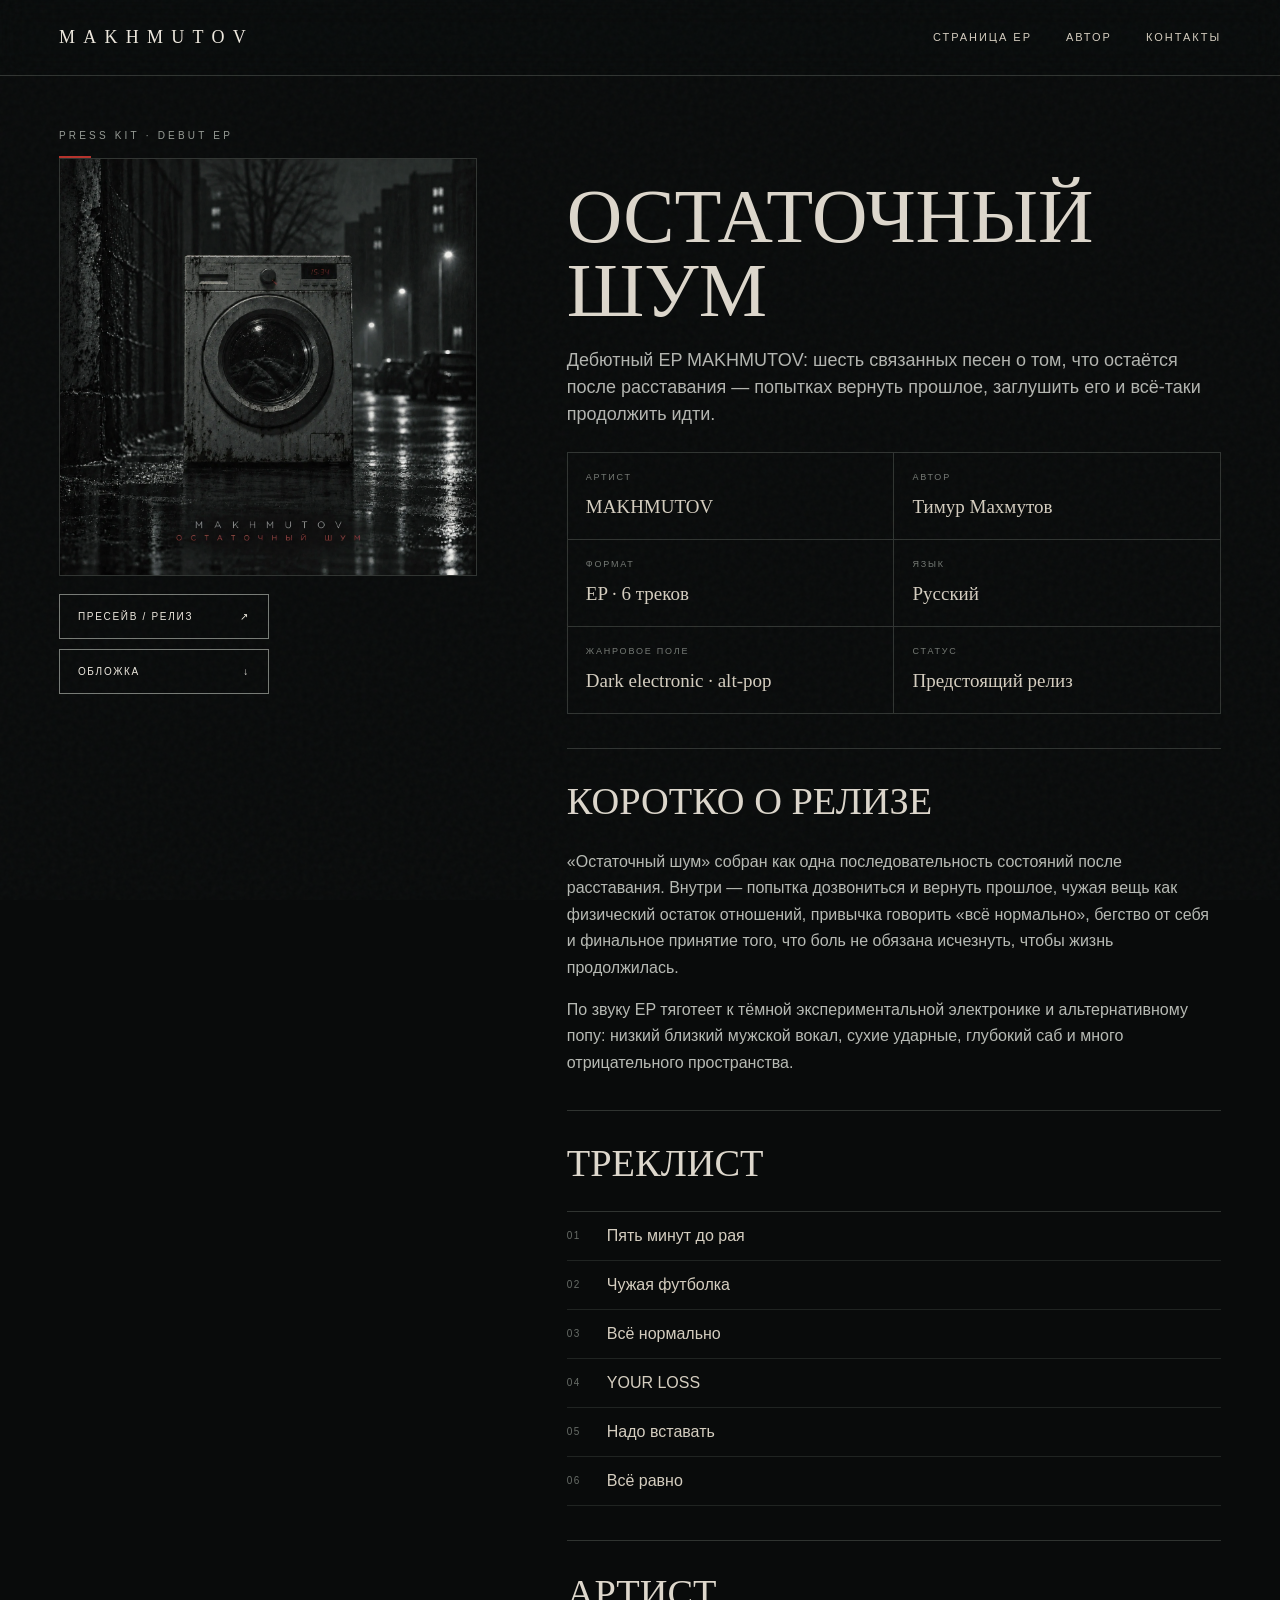
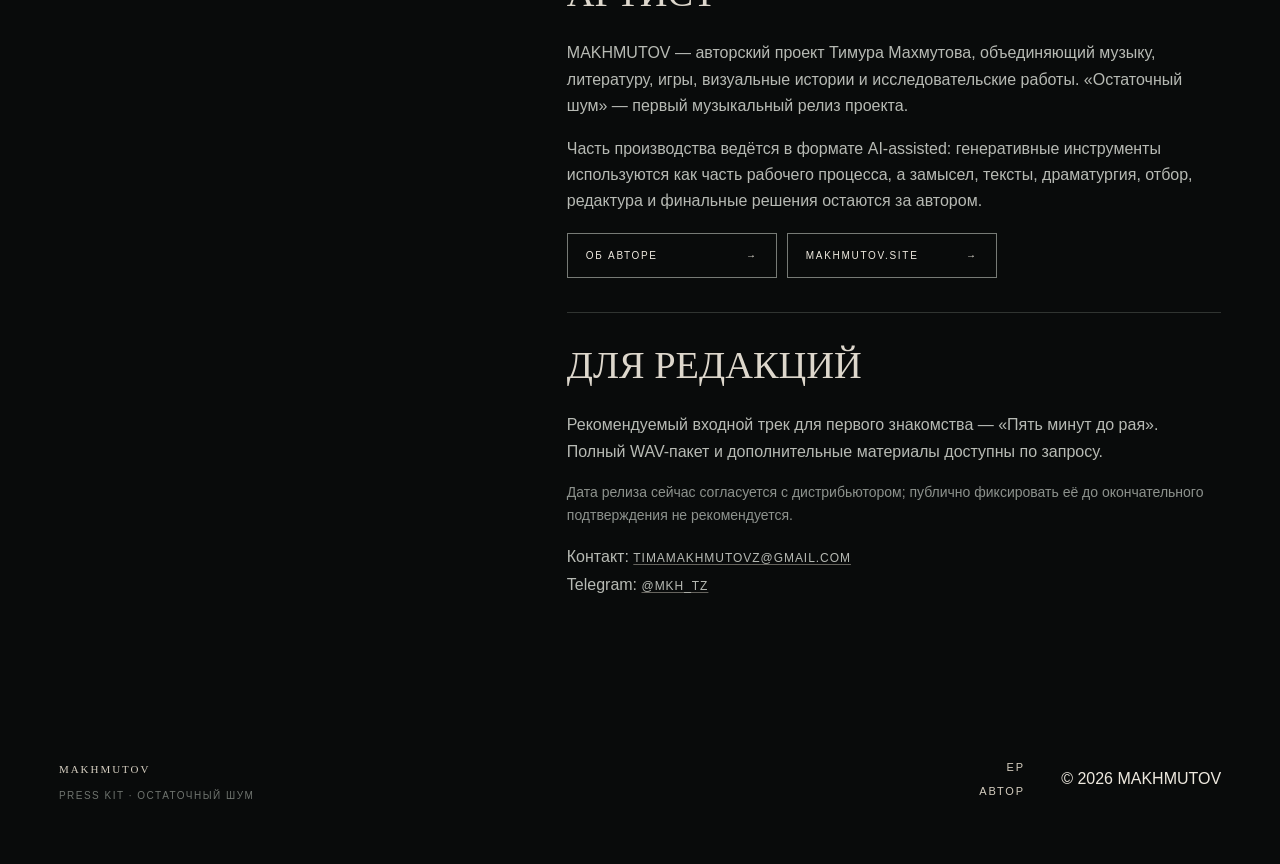
<file: press/ostatochny-shum/index.html>
<!doctype html>
<html lang="ru">
<head>
  <meta charset="utf-8">
  <meta name="viewport" content="width=device-width, initial-scale=1">
  <title>MAKHMUTOV — «Остаточный шум» | Press kit</title>
  <meta name="description" content="Пресс-кит дебютного EP MAKHMUTOV «Остаточный шум»: описание проекта, треклист, обложка, ссылки и контакты.">
  <meta name="robots" content="noindex, follow">
  <meta name="theme-color" content="#090b0b">
  <link rel="canonical" href="https://makhmutov.site/music/ostatochny-shum/">
  <link rel="icon" href="/assets/favicon.svg" type="image/svg+xml">
  <link rel="stylesheet" href="/styles.css">
  <style>
    .press-wrap{padding-top:52px;padding-bottom:80px}
    .press-grid{display:grid;grid-template-columns:minmax(300px,.78fr) minmax(0,1.22fr);gap:7vw;align-items:start}
    .press-cover{position:sticky;top:110px}
    .press-cover img{width:100%;border:1px solid var(--line)}
    .press-actions{display:flex;gap:10px;flex-wrap:wrap;margin-top:18px}
    .press-actions .btn{margin-top:0}
    .press-section{border-top:1px solid var(--line);padding-top:24px;margin-top:34px}
    .press-section h2{font-family:var(--display-serif);font-weight:400;text-transform:uppercase;color:#ddd7cc;font-size:clamp(28px,3vw,44px);margin:0 0 18px}
    .press-section p{color:#b7bab4;font-size:16px;line-height:1.65}
    .press-facts{display:grid;grid-template-columns:repeat(2,minmax(0,1fr));gap:1px;background:var(--line);border:1px solid var(--line);margin-top:24px}
    .press-fact{background:var(--bg);padding:18px}.press-fact span{display:block;color:#747974;font-size:9px;letter-spacing:.2em;text-transform:uppercase;margin-bottom:8px}.press-fact strong{font-family:var(--serif);font-weight:400;font-size:19px;color:var(--paper)}
    .press-tracklist{list-style:none;padding:0;margin:0;border-top:1px solid var(--line)}.press-tracklist li{display:grid;grid-template-columns:40px 1fr;padding:12px 0;border-bottom:1px solid var(--line-soft);color:var(--paper)}.press-tracklist span:first-child{color:#686d68;font-size:10px;letter-spacing:.15em;padding-top:4px}
    .press-note{color:#8d928d!important;font-size:14px!important}
    @media(max-width:820px){.press-grid{grid-template-columns:1fr}.press-cover{position:static}.press-facts{grid-template-columns:1fr}}
  </style>
</head>
<body>
  <div class="grain" aria-hidden="true"></div>
  <div class="page-grid" aria-hidden="true"></div>
  <header class="topbar">
    <a class="wordmark" href="/" aria-label="MAKHMUTOV — на главную">MAKHMUTOV</a>
    <nav class="nav" aria-label="Навигация">
      <a href="/music/ostatochny-shum/">Страница EP</a>
      <a href="/timur-makhmutov/">Автор</a>
      <a href="/#contacts">Контакты</a>
    </nav>
  </header>

  <main class="shell press-wrap">
    <p class="kicker">Press kit · Debut EP</p>
    <div class="press-grid">
      <aside class="press-cover">
        <img src="/assets/ostatochny-shum.webp" alt="Обложка EP «Остаточный шум» — MAKHMUTOV">
        <div class="press-actions">
          <a class="btn" href="https://band.link/HZnOn" target="_blank" rel="noopener noreferrer">Пресейв / релиз <span>↗</span></a>
          <a class="btn" href="/assets/ostatochny-shum.webp" download>Обложка <span>↓</span></a>
        </div>
      </aside>

      <article>
        <h1 style="font-family:var(--display-serif);font-weight:400;text-transform:uppercase;color:#ddd7cc;font-size:clamp(48px,6vw,88px);line-height:.96;margin:22px 0 20px">Остаточный<br>шум</h1>
        <p class="hero-sub" style="font-size:18px;max-width:760px">Дебютный EP MAKHMUTOV: шесть связанных песен о том, что остаётся после расставания — попытках вернуть прошлое, заглушить его и всё-таки продолжить идти.</p>

        <div class="press-facts">
          <div class="press-fact"><span>Артист</span><strong>MAKHMUTOV</strong></div>
          <div class="press-fact"><span>Автор</span><strong>Тимур Махмутов</strong></div>
          <div class="press-fact"><span>Формат</span><strong>EP · 6 треков</strong></div>
          <div class="press-fact"><span>Язык</span><strong>Русский</strong></div>
          <div class="press-fact"><span>Жанровое поле</span><strong>Dark electronic · alt-pop</strong></div>
          <div class="press-fact"><span>Статус</span><strong>Предстоящий релиз</strong></div>
        </div>

        <section class="press-section">
          <h2>Коротко о релизе</h2>
          <p>«Остаточный шум» собран как одна последовательность состояний после расставания. Внутри — попытка дозвониться и вернуть прошлое, чужая вещь как физический остаток отношений, привычка говорить «всё нормально», бегство от себя и финальное принятие того, что боль не обязана исчезнуть, чтобы жизнь продолжилась.</p>
          <p>По звуку EP тяготеет к тёмной экспериментальной электронике и альтернативному попу: низкий близкий мужской вокал, сухие ударные, глубокий саб и много отрицательного пространства.</p>
        </section>

        <section class="press-section">
          <h2>Треклист</h2>
          <ol class="press-tracklist">
            <li><span>01</span><span>Пять минут до рая</span></li>
            <li><span>02</span><span>Чужая футболка</span></li>
            <li><span>03</span><span>Всё нормально</span></li>
            <li><span>04</span><span>YOUR LOSS</span></li>
            <li><span>05</span><span>Надо вставать</span></li>
            <li><span>06</span><span>Всё равно</span></li>
          </ol>
        </section>

        <section class="press-section">
          <h2>Артист</h2>
          <p>MAKHMUTOV — авторский проект Тимура Махмутова, объединяющий музыку, литературу, игры, визуальные истории и исследовательские работы. «Остаточный шум» — первый музыкальный релиз проекта.</p>
          <p>Часть производства ведётся в формате AI-assisted: генеративные инструменты используются как часть рабочего процесса, а замысел, тексты, драматургия, отбор, редактура и финальные решения остаются за автором.</p>
          <div class="press-actions">
            <a class="btn" href="/timur-makhmutov/">Об авторе <span>→</span></a>
            <a class="btn" href="/">makhmutov.site <span>→</span></a>
          </div>
        </section>

        <section class="press-section">
          <h2>Для редакций</h2>
          <p>Рекомендуемый входной трек для первого знакомства — «Пять минут до рая». Полный WAV-пакет и дополнительные материалы доступны по запросу.</p>
          <p class="press-note">Дата релиза сейчас согласуется с дистрибьютором; публично фиксировать её до окончательного подтверждения не рекомендуется.</p>
          <p>Контакт: <a class="text-link" href="mailto:timamakhmutovz@gmail.com">timamakhmutovz@gmail.com</a><br>
          Telegram: <a class="text-link" href="https://t.me/Mkh_tz" target="_blank" rel="noopener noreferrer">@Mkh_tz</a></p>
        </section>
      </article>
    </div>
  </main>

  <footer class="footer shell">
    <div><a class="wordmark footer-mark" href="/">MAKHMUTOV</a><p>Press kit · Остаточный шум</p></div>
    <div class="footer-links"><a href="/music/ostatochny-shum/">EP</a><a href="/timur-makhmutov/">Автор</a></div>
    <div class="copyright">© 2026 MAKHMUTOV</div>
  </footer>
</body>
</html>
</file>
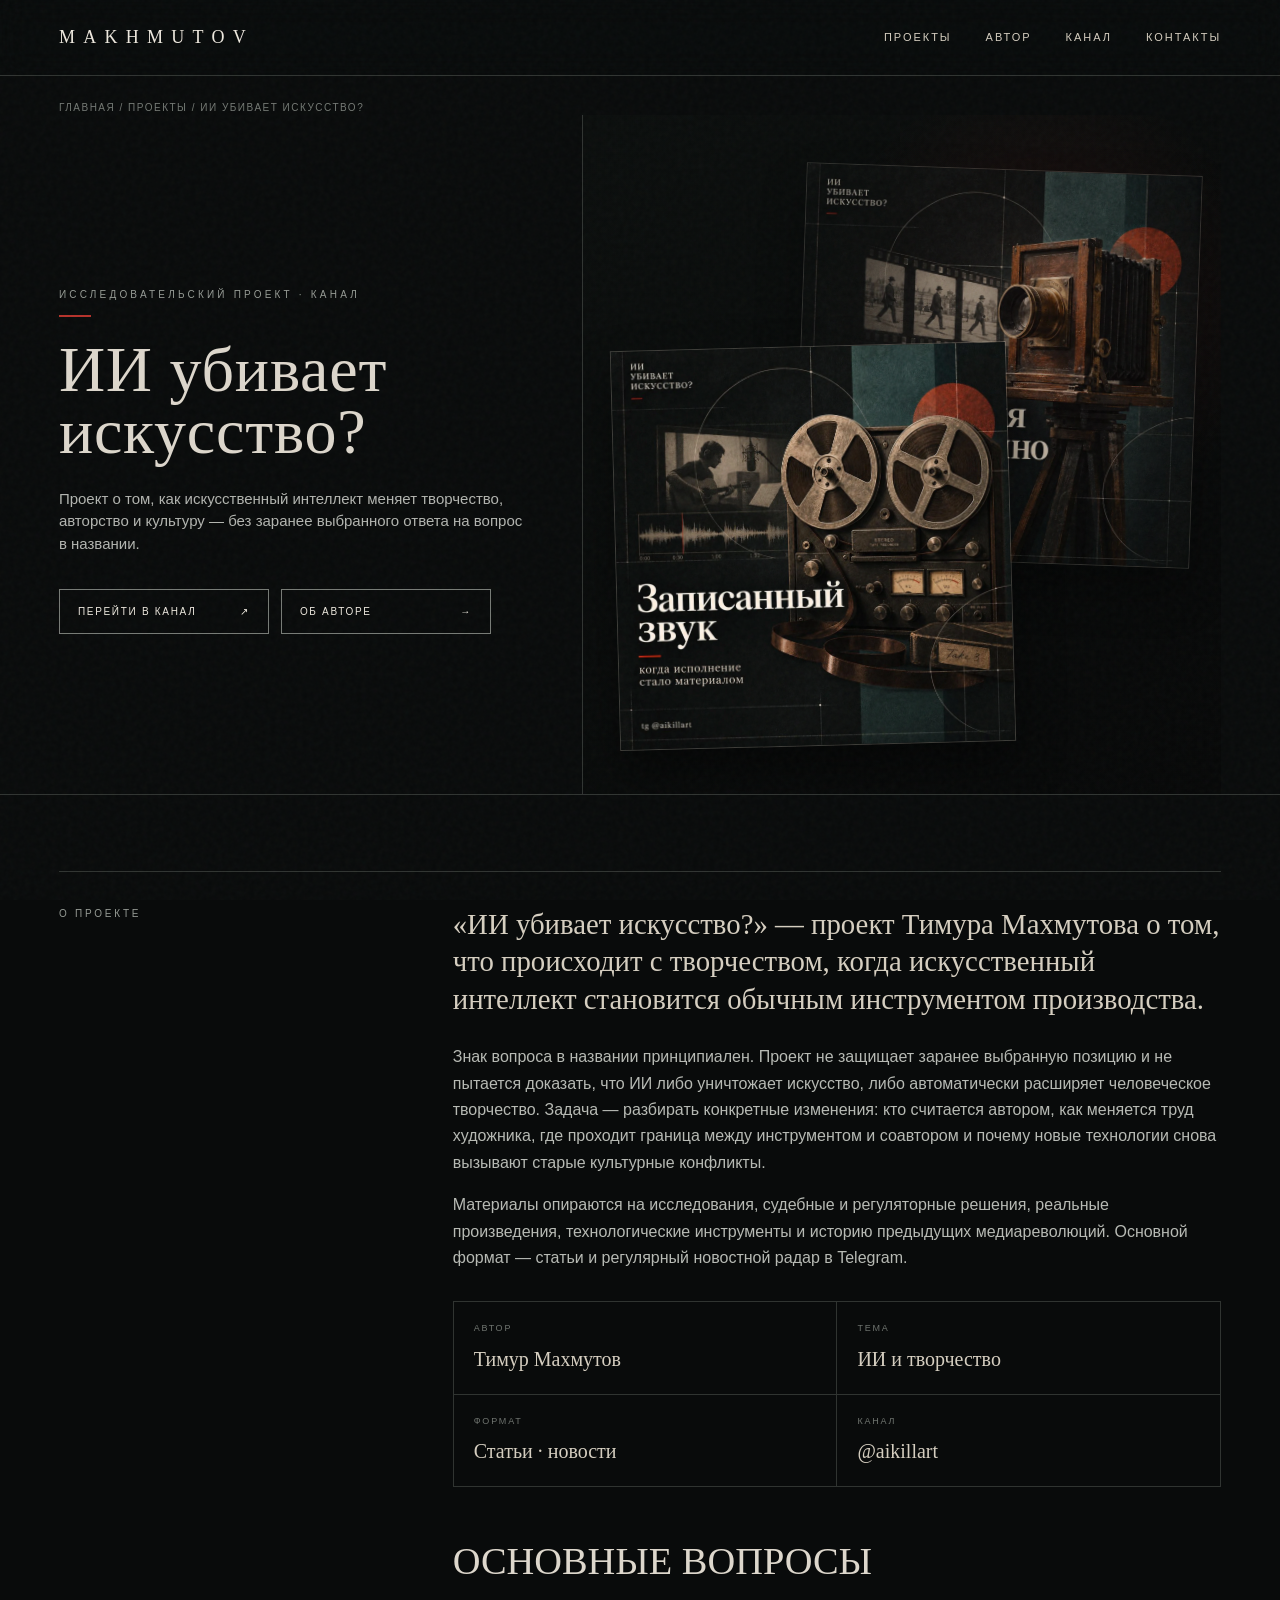
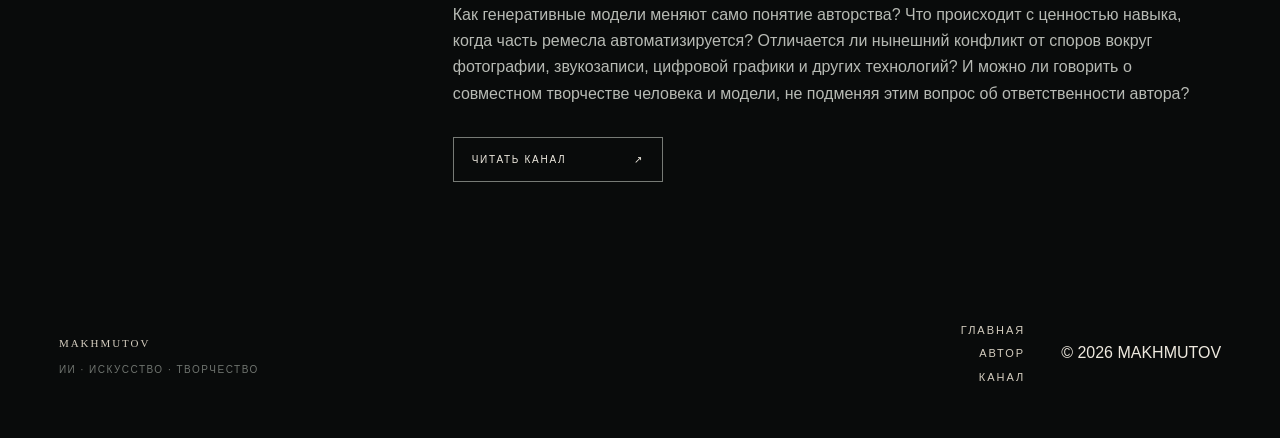
<file: projects/ii-ubivaet-iskusstvo/index.html>
<!doctype html>
<html lang="ru">
<head>
  <meta charset="utf-8">
  <meta name="viewport" content="width=device-width, initial-scale=1">
  <title>«ИИ убивает искусство?» — проект Тимура Махмутова о ИИ и творчестве</title>
  <meta name="description" content="«ИИ убивает искусство?» — проект Тимура Махмутова (MAKHMUTOV) о том, как искусственный интеллект меняет творчество, авторство, культуру и производство искусства.">
  <meta name="author" content="Тимур Махмутов">
  <meta name="robots" content="index, follow, max-image-preview:large, max-snippet:-1, max-video-preview:-1">
  <meta name="theme-color" content="#090b0b">
  <link rel="canonical" href="https://makhmutov.site/projects/ii-ubivaet-iskusstvo/">

  <meta property="og:title" content="«ИИ убивает искусство?» — Тимур Махмутов">
  <meta property="og:description" content="Проект о том, как искусственный интеллект меняет творчество, авторство и культуру.">
  <meta property="og:type" content="website">
  <meta property="og:locale" content="ru_RU">
  <meta property="og:site_name" content="MAKHMUTOV">
  <meta property="og:url" content="https://makhmutov.site/projects/ii-ubivaet-iskusstvo/">
  <meta property="og:image" content="https://makhmutov.site/assets/ai-art-sound.webp">
  <meta property="og:image:alt" content="«ИИ убивает искусство?» — проект Тимура Махмутова">
  <meta name="twitter:card" content="summary_large_image">
  <meta name="twitter:title" content="«ИИ убивает искусство?» — Тимур Махмутов">
  <meta name="twitter:description" content="Проект о том, как искусственный интеллект меняет творчество, авторство и культуру.">
  <meta name="twitter:image" content="https://makhmutov.site/assets/ai-art-sound.webp">

  <link rel="icon" href="/assets/favicon.svg" type="image/svg+xml">
  <link rel="preload" as="image" href="/assets/ai-art-sound.webp" fetchpriority="high">
  <link rel="stylesheet" href="/styles.css">

  <script type="application/ld+json">
  {
    "@context": "https://schema.org",
    "@graph": [
      {
        "@type": "CreativeWork",
        "@id": "https://makhmutov.site/projects/ii-ubivaet-iskusstvo/#project",
        "name": "ИИ убивает искусство?",
        "url": "https://makhmutov.site/projects/ii-ubivaet-iskusstvo/",
        "description": "Проект о том, как искусственный интеллект меняет творчество, авторство и культуру.",
        "inLanguage": "ru",
        "author": {
          "@type": "Person",
          "@id": "https://makhmutov.site/#timur-makhmutov",
          "name": "Тимур Махмутов",
          "alternateName": ["MAKHMUTOV", "Makhmutov", "Махмутов", "Timur Makhmutov"],
          "url": "https://makhmutov.site/timur-makhmutov/"
        },
        "sameAs": "https://t.me/aikillart",
        "about": [
          {"@type":"Thing","name":"Искусственный интеллект"},
          {"@type":"Thing","name":"Искусство"},
          {"@type":"Thing","name":"Творчество"},
          {"@type":"Thing","name":"Авторство"}
        ]
      },
      {
        "@type": "BreadcrumbList",
        "itemListElement": [
          {"@type":"ListItem","position":1,"name":"MAKHMUTOV","item":"https://makhmutov.site/"},
          {"@type":"ListItem","position":2,"name":"Проекты","item":"https://makhmutov.site/#works"},
          {"@type":"ListItem","position":3,"name":"ИИ убивает искусство?","item":"https://makhmutov.site/projects/ii-ubivaet-iskusstvo/"}
        ]
      }
    ]
  }
  </script>
</head>
<body>
  <div class="grain" aria-hidden="true"></div>
  <div class="page-grid" aria-hidden="true"></div>

  <header class="topbar">
    <a class="wordmark" href="/" aria-label="MAKHMUTOV — на главную">MAKHMUTOV</a>
    <button class="menu-toggle" aria-controls="nav" aria-expanded="false">Меню</button>
    <nav id="nav" class="nav" aria-label="Основная навигация">
      <a href="/#works">Проекты</a>
      <a href="/timur-makhmutov/">Автор</a>
      <a href="https://t.me/aikillart" target="_blank" rel="noopener noreferrer">Канал</a>
      <a href="/#contacts">Контакты</a>
    </nav>
  </header>

  <main>
    <div class="breadcrumb shell"><a href="/">Главная</a> / Проекты / ИИ убивает искусство?</div>
    <section class="detail-hero shell">
      <div class="detail-hero-copy">
        <p class="kicker">Исследовательский проект · Канал</p>
        <h1>ИИ убивает<br>искусство?</h1>
        <p class="hero-sub">Проект о том, как искусственный интеллект меняет творчество, авторство и культуру — без заранее выбранного ответа на вопрос в названии.</p>
        <div class="detail-actions">
          <a class="btn" href="https://t.me/aikillart" target="_blank" rel="noopener noreferrer">Перейти в канал <span aria-hidden="true">↗</span></a>
          <a class="btn" href="/timur-makhmutov/">Об авторе <span aria-hidden="true">→</span></a>
        </div>
      </div>
      <div class="detail-media detail-channel-media" aria-label="Визуалы проекта «ИИ убивает искусство?»">
        <img src="/assets/ai-art-photo.webp" alt="Визуал статьи о фотографии и раннем кино">
        <img src="/assets/ai-art-sound.webp" alt="Визуал статьи о записанном звуке">
      </div>
    </section>

    <section class="detail-body shell">
      <div class="detail-grid">
        <div class="detail-label">О проекте</div>
        <div class="detail-copy">
          <p class="lead">«ИИ убивает искусство?» — проект Тимура Махмутова о том, что происходит с творчеством, когда искусственный интеллект становится обычным инструментом производства.</p>
          <p>Знак вопроса в названии принципиален. Проект не защищает заранее выбранную позицию и не пытается доказать, что ИИ либо уничтожает искусство, либо автоматически расширяет человеческое творчество. Задача — разбирать конкретные изменения: кто считается автором, как меняется труд художника, где проходит граница между инструментом и соавтором и почему новые технологии снова вызывают старые культурные конфликты.</p>
          <p>Материалы опираются на исследования, судебные и регуляторные решения, реальные произведения, технологические инструменты и историю предыдущих медиареволюций. Основной формат — статьи и регулярный новостной радар в Telegram.</p>

          <div class="fact-list">
            <div class="fact"><span>Автор</span><strong>Тимур Махмутов</strong></div>
            <div class="fact"><span>Тема</span><strong>ИИ и творчество</strong></div>
            <div class="fact"><span>Формат</span><strong>Статьи · новости</strong></div>
            <div class="fact"><span>Канал</span><strong>@aikillart</strong></div>
          </div>

          <h2>Основные вопросы</h2>
          <p>Как генеративные модели меняют само понятие авторства? Что происходит с ценностью навыка, когда часть ремесла автоматизируется? Отличается ли нынешний конфликт от споров вокруг фотографии, звукозаписи, цифровой графики и других технологий? И можно ли говорить о совместном творчестве человека и модели, не подменяя этим вопрос об ответственности автора?</p>

          <div class="detail-actions">
            <a class="btn" href="https://t.me/aikillart" target="_blank" rel="noopener noreferrer">Читать канал <span aria-hidden="true">↗</span></a>
          </div>
        </div>
      </div>
    </section>
  </main>

  <footer class="footer shell">
    <div><a class="wordmark footer-mark" href="/">MAKHMUTOV</a><p>ИИ · искусство · творчество</p></div>
    <div class="footer-links"><a href="/">Главная</a><a href="/timur-makhmutov/">Автор</a><a href="https://t.me/aikillart" target="_blank" rel="noopener noreferrer">Канал</a></div>
    <div class="copyright">© 2026 MAKHMUTOV</div>
  </footer>
  <script src="/script.js"></script>
</body>
</html>
</file>
<file: styles.css>
:root{
  --bg:#090b0b;
  --panel:#0d1010;
  --panel2:#101313;
  --ink:#eee9df;
  --paper:#d5cec0;
  --muted:#969b95;
  --line:#303431;
  --line-soft:#202422;
  --accent:#b6322b;
  --serif:Georgia,"Times New Roman",serif;
  --display-serif:"Bodoni 72",Didot,"Bodoni MT","Times New Roman",serif;
  --sans:-apple-system,BlinkMacSystemFont,"Segoe UI",Arial,sans-serif;
  --max:1540px;
}
*{box-sizing:border-box}
html{scroll-behavior:smooth;background:var(--bg)}
body{margin:0;background:var(--bg);color:var(--ink);font-family:var(--sans);line-height:1.5;overflow-x:hidden}
img{max-width:100%;display:block}
a{color:inherit}
::selection{background:var(--accent);color:#fff}
.grain{position:fixed;inset:0;z-index:40;pointer-events:none;opacity:.045;background-image:url("data:image/svg+xml,%3Csvg viewBox='0 0 200 200' xmlns='http://www.w3.org/2000/svg'%3E%3Cfilter id='n'%3E%3CfeTurbulence type='fractalNoise' baseFrequency='.84' numOctaves='3' stitchTiles='stitch'/%3E%3C/filter%3E%3Crect width='100%25' height='100%25' filter='url(%23n)' opacity='.72'/%3E%3C/svg%3E")}
.page-grid{position:fixed;inset:0;z-index:-1;pointer-events:none;background-image:linear-gradient(to right,transparent calc(25% - .5px),rgba(255,255,255,.035) 25%,transparent calc(25% + .5px)),linear-gradient(to right,transparent calc(50% - .5px),rgba(255,255,255,.028) 50%,transparent calc(50% + .5px)),linear-gradient(to right,transparent calc(75% - .5px),rgba(255,255,255,.035) 75%,transparent calc(75% + .5px))}
.shell{max-width:var(--max);margin:0 auto;padding-left:clamp(22px,4.6vw,78px);padding-right:clamp(22px,4.6vw,78px)}
.topbar{height:76px;display:flex;align-items:center;padding:0 clamp(22px,4.6vw,78px);border-bottom:1px solid var(--line);background:rgba(9,11,11,.91);backdrop-filter:blur(14px);position:sticky;top:0;z-index:30}
.wordmark{font-family:var(--serif);font-size:18px;letter-spacing:.46em;text-decoration:none;white-space:nowrap;color:var(--ink)}
.nav{margin-left:auto;display:flex;gap:34px;align-items:center}.nav a,.footer a{font-size:11px;letter-spacing:.18em;text-transform:uppercase;text-decoration:none;color:var(--paper)}.nav a:hover,.footer a:hover{color:#fff}
.menu-toggle{display:none;margin-left:auto;border:1px solid var(--line);background:none;color:var(--ink);padding:8px 12px;letter-spacing:.14em;text-transform:uppercase;font-size:10px}
.kicker{margin:0;color:var(--muted);font-size:10px;letter-spacing:.32em;text-transform:uppercase}.kicker:after{content:"";display:block;width:32px;height:2px;background:var(--accent);margin-top:13px}
.hero{min-height:720px;display:grid;grid-template-columns:minmax(330px,.92fr) minmax(560px,1.45fr) minmax(125px,.30fr);border-bottom:1px solid var(--line);overflow:hidden;position:relative}
.hero-copy{padding:74px 40px 60px 0;position:relative;z-index:3}.hero h1,.section-head h2,.about h2,.contacts h2{font-family:var(--display-serif);font-weight:400;text-transform:uppercase;color:#ddd7cc;letter-spacing:.018em}.feature-body h3,.future-card h3{font-family:var(--serif);font-weight:400;text-transform:none}.hero h1{font-size:clamp(56px,5.65vw,92px);line-height:.95;letter-spacing:.012em;margin:24px 0 30px}
.hero-identity{max-width:500px;border-left:2px solid var(--accent);padding:2px 0 3px 16px;margin:0 0 19px;font-family:var(--sans);font-size:clamp(16px,1.18vw,19px);font-weight:400;line-height:1.42;color:#d5d0c7;letter-spacing:.005em}
.hero-sub{font-size:15px;color:#b3b5b0;max-width:470px;margin:0 0 4px}
.btn{display:inline-flex;align-items:center;justify-content:space-between;gap:28px;min-width:210px;margin-top:24px;padding:14px 18px;border:1px solid #777b76;color:var(--ink);text-decoration:none;text-transform:uppercase;letter-spacing:.17em;font-size:10px;transition:.22s}.btn:hover{border-color:var(--accent);background:rgba(182,50,43,.09)}.btn-muted{opacity:.58;cursor:default}.btn-muted:hover{border-color:#777b76;background:none}
.hero-image{margin:0;border-left:1px solid var(--line);border-right:1px solid var(--line);min-height:100%;position:relative;background:#111}.hero-image:after{content:"";position:absolute;inset:0;background:linear-gradient(90deg,rgba(9,11,11,.26),transparent 42%),linear-gradient(0deg,rgba(9,11,11,.20),transparent 36%)}.hero-image img{width:100%;height:100%;object-fit:cover;object-position:52% 40%;filter:saturate(.72) contrast(1.04) brightness(.93)}
.hero-aside{padding:90px 0 0 28px;display:flex;flex-direction:column;gap:7px;color:#717671;font-size:9px;letter-spacing:.31em}
.works{padding-top:76px;padding-bottom:86px}.section-head{display:flex;align-items:end;justify-content:space-between;border-bottom:1px solid var(--line);padding-bottom:24px;margin-bottom:30px}.section-head h2{font-size:clamp(30px,3.25vw,50px);line-height:1.04;margin:10px 0 0}.section-note{margin:0 0 4px;color:#6f746f;text-transform:uppercase;font-size:10px;letter-spacing:.24em;text-align:right}
.featured-grid{display:grid;grid-template-columns:repeat(3,minmax(0,1fr));gap:14px}.feature-card{border:1px solid var(--line);background:linear-gradient(160deg,var(--panel2),var(--bg));position:relative;min-width:0;display:flex;flex-direction:column;overflow:hidden}.feature-index{position:absolute;right:15px;top:14px;color:#686d68;font-size:10px;letter-spacing:.18em;z-index:4}.feature-media{aspect-ratio:1/1;overflow:hidden;border-bottom:1px solid var(--line);background:#080909}.feature-media img{width:100%;height:100%;object-fit:cover;transition:transform .6s ease}.feature-card:hover .feature-media img{transform:scale(1.015)}.book-media img{object-fit:contain;background:#090a0a;padding:18px 0}.feature-body{padding:26px 26px 30px;display:flex;flex-direction:column;flex:1}.project-type{margin:0;color:var(--muted);font-size:10px;letter-spacing:.25em;text-transform:uppercase}.feature-body h3{font-size:clamp(26px,2.25vw,40px);line-height:1.08;margin:12px 0 10px;letter-spacing:.005em;color:#e5dfd4}.feature-body p:not(.project-type):not(.meta){color:#b6b8b3;font-size:14px;line-height:1.46;margin:8px 0 16px}.feature-body .btn{margin-top:0;align-self:flex-start}.meta{font-size:10px;letter-spacing:.19em;text-transform:uppercase;color:var(--paper);margin:0}.feature-actions{margin-top:auto;display:flex;flex-direction:column;align-items:flex-start;gap:14px}.feature-actions .btn{margin-top:0}.feature-actions .card-secondary-link{display:block;margin-top:0!important}@media(min-width:821px){.featured-grid .feature-actions{min-height:76px}}
.channel-visual{aspect-ratio:1/1;position:relative;overflow:hidden;border-bottom:1px solid var(--line);background:#070908}.channel-visual:before{content:"";position:absolute;inset:0;background:radial-gradient(circle at 74% 25%,rgba(182,50,43,.13),transparent 34%),linear-gradient(130deg,#0b0e0d,#070808);z-index:0}.channel-img{position:absolute;width:67%;box-shadow:0 18px 36px rgba(0,0,0,.45);border:1px solid rgba(213,206,192,.25);z-index:1;transition:transform .38s ease,opacity .38s ease,box-shadow .38s ease}.channel-img-back{top:5%;right:3%;transform:rotate(2deg);opacity:.72}.channel-img-front{left:4%;bottom:4%;transform:rotate(-1.5deg)}.feature-channel:hover .channel-img-back{transform:translate(5px,-6px) rotate(2.8deg);opacity:.82;box-shadow:0 22px 42px rgba(0,0,0,.5)}.feature-channel:hover .channel-img-front{transform:translate(-5px,6px) rotate(-2.3deg);box-shadow:0 24px 46px rgba(0,0,0,.54)}
.future-grid{display:grid;grid-template-columns:repeat(3,1fr);gap:14px;margin-top:14px}.future-card{min-height:185px;border:1px solid var(--line);background:linear-gradient(145deg,#0e1110,#090a0a);padding:22px;display:flex;justify-content:space-between;align-items:flex-end;position:relative;overflow:hidden}.future-card:before{content:"";position:absolute;right:-70px;top:-85px;width:220px;height:220px;border:1px solid #242826;border-radius:50%}.future-card:after{content:"";position:absolute;left:22px;bottom:56px;width:34px;height:2px;background:var(--accent);opacity:.7}.future-no{position:absolute;right:18px;top:16px;color:#656a65;font-size:10px;letter-spacing:.18em}.future-card h3{font-size:28px;margin:0 0 4px;letter-spacing:.015em;color:#ded8ce}.future-card p{margin:0;color:#8b8f8a;letter-spacing:.22em;font-size:10px}
.about{border-top:1px solid var(--line);border-bottom:1px solid var(--line);padding-top:78px;padding-bottom:88px;display:grid;grid-template-columns:.78fr 1.22fr;gap:9vw}.about h2{font-size:clamp(34px,3.75vw,58px);line-height:1.06;margin:14px 0 0}.about-copy{padding-top:26px}.about-lead{font-family:var(--serif);font-size:clamp(23px,2.3vw,36px);line-height:1.27;margin:0 0 26px;color:var(--paper)}.about-copy p:not(.about-lead){max-width:780px;color:#b7bab4;font-size:16px}.about-copy strong{color:var(--ink);font-weight:500}
.contacts{border-bottom:1px solid var(--line);padding-top:66px;padding-bottom:72px;display:grid;grid-template-columns:.72fr 1.28fr;gap:9vw;align-items:start}
.contacts h2{font-size:clamp(32px,3.25vw,50px);line-height:1.06;margin:14px 0 0}
.contact-links{display:flex;align-items:center;justify-content:center;gap:18px;border-top:1px solid var(--line);padding-top:28px;width:100%}
.contact-icon{width:94px;height:94px;border:1px solid var(--line);display:grid;place-items:center;position:relative;text-decoration:none;color:var(--paper);background:linear-gradient(145deg,#0d1010,#090b0b);transition:.22s transform,.22s border-color,.22s background-color}
.contact-icon svg{width:36px;height:36px;fill:currentColor;transition:.22s color,.22s transform}
.contact-icon:after{content:attr(data-label);position:absolute;left:50%;bottom:-27px;transform:translateX(-50%);font-size:9px;letter-spacing:.22em;text-transform:uppercase;color:#777c77;opacity:0;transition:.2s opacity;white-space:nowrap}
.contact-icon:hover{transform:translateY(-3px);border-color:var(--accent);background:#0d1010}
.contact-icon:hover svg{color:var(--accent);transform:scale(1.04)}
.contact-icon:hover:after{opacity:1}
.sr-only{position:absolute;width:1px;height:1px;padding:0;margin:-1px;overflow:hidden;clip:rect(0,0,0,0);white-space:nowrap;border:0}
.footer{min-height:170px;display:grid;grid-template-columns:1fr auto auto;align-items:center;gap:36px}.footer-mark{font-size:16px}.footer p{margin:8px 0 0;color:#6f746f;font-size:10px;letter-spacing:.15em;text-transform:uppercase}.footer-links{text-align:right;display:flex;flex-direction:column;gap:7px}.copyright{white-space:nowrap}
@media(max-width:1100px){.hero{grid-template-columns:minmax(300px,.9fr) minmax(480px,1.35fr)}.hero-aside{display:none}.featured-grid{grid-template-columns:1fr 1fr}.feature-channel{grid-column:1/-1;display:grid;grid-template-columns:1fr 1fr}.feature-channel .channel-visual{aspect-ratio:auto;min-height:520px;border-bottom:0;border-right:1px solid var(--line)}.feature-channel .feature-body{justify-content:center}.future-grid{grid-template-columns:repeat(3,1fr)}}
@media(max-width:820px){.topbar{height:64px}.nav{display:none;position:absolute;left:0;right:0;top:64px;background:#090b0b;border-bottom:1px solid var(--line);padding:20px 24px;flex-direction:column;align-items:flex-start;gap:16px}.nav.open{display:flex}.menu-toggle{display:block}.hero{display:flex;flex-direction:column;min-height:auto}.hero-copy{padding:52px 0 34px}.hero-image{height:min(76vw,650px);min-height:440px;border:1px solid var(--line);order:2}.hero h1{font-size:clamp(52px,10.8vw,74px)}.featured-grid{grid-template-columns:1fr}.feature-channel{grid-column:auto;display:flex}.feature-channel .channel-visual{min-height:0;aspect-ratio:1/1;border-right:0;border-bottom:1px solid var(--line)}.future-grid{grid-template-columns:1fr}.about,.contacts{grid-template-columns:1fr;gap:20px}.about-copy{padding-top:0}.contact-links{display:flex;grid-template-columns:none}.section-head{display:block}.section-note{text-align:left;margin-top:14px}.footer{grid-template-columns:1fr;padding-top:42px;padding-bottom:42px;gap:18px}.footer-links{text-align:left}}
@media(max-width:520px){.wordmark{font-size:13px;letter-spacing:.35em}.hero h1{font-size:48px}.hero-identity{font-size:16px}.hero-image{height:460px}.works{padding-top:54px;padding-bottom:58px}.feature-body{padding:22px}.feature-body h3{font-size:34px}.future-card{min-height:160px}.about{padding-top:58px;padding-bottom:62px}.contacts{padding-top:52px;padding-bottom:56px}.about h2,.contacts h2{font-size:36px}.about-lead{font-size:24px}.contact-icon{width:82px;height:82px}.contact-icon svg{width:32px;height:32px}}
@media(prefers-reduced-motion:reduce){html{scroll-behavior:auto}.feature-media img{transition:none}}
.identity-link,.text-link{color:inherit;text-decoration-color:rgba(213,206,192,.45);text-underline-offset:.18em}
.identity-link:hover,.text-link:hover{color:#fff;text-decoration-color:var(--accent)}
.text-link{display:inline-block;margin-top:6px;font-size:12px;letter-spacing:.08em;text-transform:uppercase}
.profile-hero .hero-copy{display:flex;flex-direction:column;justify-content:center}
.profile-hero .hero-copy h1{font-size:clamp(52px,5.35vw,86px)}
.profile-alias{margin:0 0 18px;color:var(--paper);font-size:11px;letter-spacing:.22em;text-transform:uppercase}
.profile-about .about-copy p{max-width:820px}
.profile-project .feature-body{min-height:290px}
.profile-project .feature-body h3{font-size:clamp(25px,2vw,34px)}
.profile-project .meta-links{margin-top:auto;display:flex;gap:14px;flex-wrap:wrap}
.profile-project .meta-links a{font-size:10px;letter-spacing:.16em;text-transform:uppercase;text-decoration:none;border-bottom:1px solid var(--line);padding-bottom:4px}
.profile-project .meta-links a:hover{border-color:var(--accent)}

.card-secondary-link{margin-top:12px!important;align-self:flex-start}
.detail-hero{min-height:680px;display:grid;grid-template-columns:minmax(360px,.9fr) minmax(480px,1.1fr);border-bottom:1px solid var(--line)}
.detail-hero-copy{padding:76px 56px 64px 0;display:flex;flex-direction:column;justify-content:center}
.detail-hero-copy h1{font-family:var(--display-serif);font-weight:400;color:#ddd7cc;font-size:clamp(48px,5vw,82px);line-height:.98;letter-spacing:.012em;margin:22px 0 24px}
.detail-hero-copy .hero-sub{max-width:650px}
.detail-media{margin:0;border-left:1px solid var(--line);min-height:100%;background:#090a0a;display:grid;place-items:center;overflow:hidden}
.detail-media img{width:100%;height:100%;object-fit:cover}
.detail-media.contain img{object-fit:contain;padding:clamp(24px,5vw,72px)}
.detail-channel-media{position:relative;min-height:100%;background:radial-gradient(circle at 72% 28%,rgba(182,50,43,.13),transparent 34%),linear-gradient(130deg,#0b0e0d,#070808);overflow:hidden}
.detail-channel-media img{position:absolute;width:62%;height:auto;object-fit:cover;border:1px solid rgba(213,206,192,.25);box-shadow:0 24px 48px rgba(0,0,0,.48)}
.detail-channel-media img:first-child{right:4%;top:8%;transform:rotate(2deg);opacity:.74}
.detail-channel-media img:last-child{left:5%;bottom:7%;transform:rotate(-1.5deg)}
.detail-body{padding-top:76px;padding-bottom:86px}
.detail-grid{display:grid;grid-template-columns:minmax(220px,.55fr) minmax(0,1.45fr);gap:8vw;border-top:1px solid var(--line);padding-top:34px}
.detail-label{color:var(--muted);font-size:10px;letter-spacing:.28em;text-transform:uppercase}
.detail-copy{max-width:880px}
.detail-copy .lead{font-family:var(--serif);font-size:clamp(23px,2.25vw,34px);line-height:1.3;color:var(--paper);margin:0 0 26px}
.detail-copy p{color:#b7bab4;font-size:16px;line-height:1.65}
.detail-copy h2{font-family:var(--display-serif);font-weight:400;text-transform:uppercase;color:#ddd7cc;font-size:clamp(30px,3vw,44px);line-height:1.05;margin:54px 0 20px}
.tracklist{list-style:none;margin:26px 0 0;padding:0;border-top:1px solid var(--line)}
.tracklist li{display:grid;grid-template-columns:42px 1fr;gap:18px;padding:13px 0;border-bottom:1px solid var(--line-soft);color:var(--paper)}
.tracklist .track-no{color:#686d68;font-size:10px;letter-spacing:.16em;padding-top:4px}
.detail-actions{display:flex;gap:12px;flex-wrap:wrap;margin-top:30px}
.detail-actions .btn{margin-top:0}
.breadcrumb{padding-top:24px;padding-bottom:0;color:#747974;font-size:10px;letter-spacing:.15em;text-transform:uppercase}
.breadcrumb a{text-decoration:none}.breadcrumb a:hover{color:#fff}
.fact-list{display:grid;grid-template-columns:repeat(2,minmax(0,1fr));gap:1px;background:var(--line);border:1px solid var(--line);margin:30px 0}
.fact{background:var(--bg);padding:20px}
.fact span{display:block;color:#707570;font-size:9px;letter-spacing:.2em;text-transform:uppercase;margin-bottom:8px}
.fact strong{font-family:var(--serif);font-weight:400;color:var(--paper);font-size:20px}
@media(max-width:820px){.detail-hero{display:flex;flex-direction:column;min-height:auto}.detail-hero-copy{padding:52px 0 38px}.detail-media{height:min(92vw,680px);border:1px solid var(--line)}.detail-channel-media{width:100%;height:min(92vw,680px);min-height:460px}.detail-grid{grid-template-columns:1fr;gap:18px}.fact-list{grid-template-columns:1fr}.detail-body{padding-top:54px;padding-bottom:60px}}


/* MUSIC LIBRARY */
.release-strip{display:grid;grid-template-columns:auto 1fr auto;align-items:center;gap:24px;border:1px solid var(--line);border-left:2px solid var(--accent);padding:18px 20px;margin:0 0 18px;text-decoration:none;background:linear-gradient(100deg,rgba(182,50,43,.09),rgba(13,16,16,.9));transition:.22s border-color,.22s background}
.release-strip:hover{border-color:#555b56;background:linear-gradient(100deg,rgba(182,50,43,.14),rgba(13,16,16,.96))}
.release-strip-meta,.release-strip-cta{font-size:9px;letter-spacing:.19em;text-transform:uppercase;color:var(--muted)}
.release-strip strong{font-family:var(--serif);font-size:22px;font-weight:400;color:var(--paper)}
.release-strip-cta{color:var(--paper);text-align:right}
.music-library{padding-top:54px;padding-bottom:86px}
.music-library-head h1{font-family:var(--display-serif);font-weight:400;text-transform:uppercase;color:#ddd7cc;font-size:clamp(42px,5vw,76px);line-height:1;margin:14px 0 0}
.release-grid{display:grid;grid-template-columns:repeat(2,minmax(0,1fr));gap:18px}
.release-card{border:1px solid var(--line);background:linear-gradient(160deg,var(--panel2),var(--bg));overflow:hidden;display:grid;grid-template-columns:minmax(260px,.95fr) minmax(280px,1.05fr);min-height:430px}
.release-card-current{border-color:#474b47;grid-column:1/-1;grid-template-columns:repeat(2,minmax(0,1fr));min-height:0}
.release-card-current .release-card-body{padding:clamp(26px,4vw,56px)}
.release-card-current .release-card-body h2{font-size:clamp(34px,4vw,58px)}
.release-card-current .release-runtime{font-size:12px;color:var(--muted)}
.release-art{display:block;aspect-ratio:1/1;background:#080909;overflow:hidden;text-decoration:none}
.release-art img{width:100%;height:100%;object-fit:cover;transition:transform .5s ease}
.release-card:hover .release-art img{transform:scale(1.012)}
.release-art-type{position:relative;display:flex;flex-direction:column;justify-content:flex-end;padding:clamp(24px,4vw,52px);background:radial-gradient(circle at 76% 20%,rgba(182,50,43,.22),transparent 31%),linear-gradient(145deg,#141817 0%,#090b0b 58%,#0b1115 100%);border-right:1px solid var(--line)}
.release-art-type:before{content:"";position:absolute;inset:0;background:linear-gradient(118deg,transparent 0 46%,rgba(213,206,192,.045) 46.2% 46.6%,transparent 46.8%),linear-gradient(18deg,transparent 0 67%,rgba(213,206,192,.035) 67.2% 67.7%,transparent 67.9%)}
.release-art-kicker{position:relative;z-index:1;font-size:9px;letter-spacing:.32em;text-transform:uppercase;color:#8b908b;margin-bottom:auto}
.release-art-title{position:relative;z-index:1;font-family:var(--display-serif);font-size:clamp(38px,5vw,78px);line-height:.88;text-transform:uppercase;color:#ddd7cc;letter-spacing:.01em}
.release-art-date{position:relative;z-index:1;margin-top:22px;color:#7e847e;font-size:9px;letter-spacing:.28em}
.release-card-body{padding:34px;display:flex;flex-direction:column;justify-content:center}
.release-card-body h2{font-family:var(--serif);font-size:clamp(29px,2.5vw,42px);font-weight:400;line-height:1.05;color:#e5dfd4;margin:12px 0}
.release-card-body>p:not(.project-type){color:#b6b8b3;font-size:14px;line-height:1.55}
.release-card-actions{margin-top:16px;display:flex;flex-direction:column;align-items:flex-start}
.release-card-actions .btn{margin-top:0}
.detail-release-art{padding:clamp(24px,4vw,56px)}
.detail-release-art .release-art-large{width:min(100%,720px);height:auto;aspect-ratio:1/1;border:1px solid var(--line)}
.release-quote{font-family:var(--serif);font-size:clamp(22px,2vw,30px)!important;color:var(--paper)!important;border-left:2px solid var(--accent);padding-left:18px;margin:30px 0!important}
@media(max-width:1050px){.release-card{grid-template-columns:1fr}.release-art-type{border-right:0;border-bottom:1px solid var(--line)}}
@media(max-width:820px){.release-card-current{grid-template-columns:1fr}.release-strip{grid-template-columns:1fr;gap:7px}.release-strip-cta{text-align:left}.release-grid{grid-template-columns:1fr}.music-library{padding-top:42px}.release-card{min-height:0}.release-card-body{padding:26px}.detail-release-art{padding:18px}}


/* BOOKS */
.book-grid .release-card{grid-template-columns:minmax(0,.9fr) minmax(0,1.1fr);align-items:center;min-height:0}
.book-grid .release-art{aspect-ratio:3/4}
.book-grid .release-art img{object-fit:contain}
.book-grid .release-card-body{padding:clamp(20px,2vw,34px)}
@media(max-width:1050px){.book-grid .release-card{grid-template-columns:1fr;align-items:stretch}}

/* HOMEPAGE PROJECT CATEGORIES */
.category-card{color:inherit;text-decoration:none}
.category-covers{
  aspect-ratio:1/1;
  position:relative;
  overflow:hidden;
  border-bottom:1px solid var(--line);
  background:
    radial-gradient(circle at 50% 46%,rgba(182,50,43,.10),transparent 38%),
    linear-gradient(145deg,#0d100f,#080909)
}
.category-covers:before{
  content:"";
  position:absolute;
  width:62%;
  aspect-ratio:1/1;
  right:-13%;
  top:5%;
  border:1px solid rgba(213,206,192,.08);
  border-radius:50%;
  box-shadow:inset 0 0 0 34px rgba(213,206,192,.015),inset 0 0 0 68px rgba(213,206,192,.012);
  opacity:.75
}
.category-covers:after{
  content:"";
  position:absolute;
  left:9%;
  right:9%;
  bottom:10%;
  height:1px;
  background:linear-gradient(90deg,transparent,rgba(182,50,43,.42),transparent);
  z-index:0
}
.category-cover{
  position:absolute;
  margin:0;
  width:66%;
  aspect-ratio:1/1;
  transition:transform .38s ease,filter .38s ease
}
.category-cover:first-child{
  left:5%;
  top:8%;
  z-index:1;
  transform:rotate(-2.4deg);
  filter:brightness(.82)
}
.category-cover:nth-child(2){
  right:4%;
  bottom:5%;
  z-index:2;
  transform:rotate(2.1deg)
}
.category-cover img{
  display:block;
  width:100%;
  height:100%;
  object-fit:cover;
  border:1px solid rgba(213,206,192,.22);
  box-shadow:0 22px 42px rgba(0,0,0,.48)
}
.category-cover figcaption{
  position:absolute;
  left:10px;
  bottom:9px;
  margin:0;
  max-width:calc(100% - 20px);
  padding:6px 8px 5px;
  background:rgba(7,9,9,.76);
  border:1px solid rgba(213,206,192,.14);
  backdrop-filter:blur(4px);
  color:#d5cec0;
  font-size:8px;
  line-height:1;
  letter-spacing:.15em;
  text-transform:uppercase;
  white-space:nowrap;
  overflow:hidden;
  text-overflow:ellipsis
}
.category-card:hover .category-cover:first-child{transform:translate(-5px,-5px) rotate(-3deg);filter:brightness(.9)}
.category-card:hover .category-cover:nth-child(2){transform:translate(5px,-6px) rotate(2.8deg)}
.category-card .feature-card-cta{margin-top:0;align-self:flex-start}
.detail-release-art>img{width:min(100%,720px);height:auto;aspect-ratio:1/1;object-fit:cover;border:1px solid var(--line)}
@media(max-width:520px){
  .category-cover{width:68%}
  .category-cover figcaption{font-size:7px;letter-spacing:.1em;padding:5px 6px}
}
@media(prefers-reduced-motion:reduce){.category-cover,.channel-img{transition:none}}

.future-card-live {
  text-decoration: none;
  transition: border-color .2s ease;
}
.future-card-live:hover, .future-card-live:focus-visible {
  border-color: var(--accent);
}
.future-card-live p {
  color: #b6b8b3;
}

.future-card-live::after {
  content: none;
}

/* All released projects use the same card format. */
#works .featured-grid{grid-template-columns:repeat(2,minmax(0,1fr));grid-auto-rows:1fr}
#works .feature-channel{grid-column:auto;display:flex}
#works .feature-channel .channel-visual{aspect-ratio:1/1;min-height:0;border-right:0;border-bottom:1px solid var(--line)}
.game-cover{display:grid;place-items:center;padding:clamp(18px,3vw,40px);text-decoration:none}
.game-cover img{height:auto;object-fit:contain}
.game-cover:focus-visible{outline:3px solid var(--paper);outline-offset:-5px}
.future-grid-pair{grid-template-columns:repeat(2,minmax(0,1fr))}
.future-grid-pair .future-card{min-height:135px}
@media(max-width:820px){#works .featured-grid{grid-template-columns:1fr;grid-auto-rows:auto}}
@media(max-width:520px){.future-grid-pair .future-card{padding:18px;min-height:130px}.future-grid-pair .future-card h3{font-size:25px}.future-grid-pair .future-card p{font-size:8px;letter-spacing:.12em}}

/* Release listening links. */
.streaming-links{list-style:none;padding:0;margin:24px 0 0;display:grid;grid-template-columns:repeat(2,minmax(0,1fr));gap:12px}
.streaming-links a{display:flex;align-items:center;justify-content:space-between;gap:16px;min-height:64px;padding:18px 20px;border:1px solid var(--line);color:var(--ink);text-decoration:none;transition:border-color .2s,background .2s}
.streaming-links a:hover,.streaming-links a:focus-visible{border-color:var(--accent);background:rgba(182,50,43,.07)}
.streaming-links a span{color:var(--muted)}
.tennis-release .detail-hero-copy{min-width:0}
.tennis-release .detail-hero-copy h1{font-size:clamp(44px,4.6vw,74px);line-height:1.04}
.tennis-release .detail-hero-copy .fact-list{margin:28px 0 0}
.tennis-release .detail-hero-copy .fact{padding:16px}
@media(max-width:520px){.streaming-links{grid-template-columns:1fr}.tennis-release .detail-hero-copy h1{font-size:44px}}

.external-arrow{width:12px;height:12px;fill:none;stroke:currentColor;stroke-width:1.5;flex-shrink:0;display:inline-block;vertical-align:middle}

.book-covers .category-cover{width:51%;aspect-ratio:904/1280}
.book-covers .category-cover:first-child{left:8%;top:8%;width:48%;aspect-ratio:2/3}
.book-covers .category-cover:nth-child(2){right:8%;bottom:7%}

/* A portrait cover fits inside the same square artwork area as the other projects. */
.book-media { position: relative; }
.book-media img { position: absolute; inset: 0; }
.featured-grid > .future-card { align-self: start; min-height: 135px; }

.detail-media.manga-detail-cover { min-height: 0; }
.detail-media.manga-detail-cover img { width: 100%; height: 100%; min-height: 0; max-height: min(82vh, 820px); object-fit: contain; }
.manga-chapters { margin: 0; padding-left: 1.5em; line-height: 1.9; }
.manga-chapters li::marker { color: var(--muted); }
@media (min-width: 821px) and (max-width: 1000px) {
  .manga-detail-hero { grid-template-columns: minmax(0, .9fr) minmax(0, 1.1fr); }
}
@media (max-width: 820px) {
  .detail-media.manga-detail-cover { align-self: center; width: min(100%, 420px); height: auto; }
  .detail-media.manga-detail-cover img { display: block; width: 100%; height: auto; max-height: none; padding: 0; }
}
</file>
<file: games/analyst-days/style.css>
.analyst-page{--game-green:#b6cbb3;--game-muted:#abb5aa;--game-paper:#e5e5d5;--game-ink:#244e42;background:#0c110f;color:#ece9df}
.analyst-page .topbar{background:#0c110ff2}.analyst-page .grain{opacity:.027}.analyst-page .nav-play{color:#c6ddbc;border-bottom:1px solid #71836d;padding:8px 0}.analyst-page a:focus-visible,.analyst-page button:focus-visible,.analyst-page summary:focus-visible{outline:3px solid #d1ad6e;outline-offset:5px}
.skip-link{position:fixed;top:10px;left:20px;z-index:100;background:var(--game-paper);color:var(--game-ink);padding:12px 18px;transform:translateY(-150%)}.skip-link:focus{transform:none}
.game-hero{padding-top:27px}.game-hero-top{display:flex;align-items:center;justify-content:space-between;gap:20px;font-size:10px;letter-spacing:.13em;text-transform:uppercase;color:#919e90}.game-hero-top a{text-decoration:none}.game-hero-top a:hover{color:var(--ink)}
.game-hero-grid{display:grid;grid-template-columns:minmax(0,.9fr) minmax(0,1.1fr);gap:clamp(30px,6vw,92px);align-items:center;padding:61px 0 64px}.game-hero-copy{min-width:0}.game-eyebrow{display:flex;gap:12px;align-items:center;color:var(--game-green);font-size:10px;letter-spacing:.2em;text-transform:uppercase;margin:0}
.game-hero h1{font-family:var(--display-serif);font-weight:400;font-size:clamp(66px,7.7vw,118px);line-height:.89;letter-spacing:-.035em;margin:29px 0 28px}.game-hero h1 em{font-weight:400;font-style:italic;color:#c8d4bc}
.game-promise{font:400 clamp(24px,2.2vw,34px)/1.23 var(--serif);margin:0 0 18px;color:#e2dfd4}.game-intro{max-width:42ch;font-size:15px;line-height:1.75;color:var(--game-muted);margin:0}
.game-actions{display:flex;gap:24px;align-items:center;flex-wrap:wrap;margin-top:29px}.game-button{display:inline-flex;align-items:center;justify-content:space-between;gap:22px;background:#dce3cf;border:1px solid #dce3cf;color:#173d30;font-size:12px;font-weight:600;letter-spacing:.03em;text-decoration:none;padding:17px 22px;min-height:54px;transition:background .2s,transform .2s}.game-button:hover{background:#edf1e4;transform:translateY(-2px)}.game-button>span:first-child{font-size:20px;line-height:1}.game-button>span:last-child{font-size:17px}.game-text-link{color:#c3cbbd;font-size:12px;text-decoration:none;border-bottom:1px solid #5e6a58;padding:8px 0}.game-text-link span{margin-left:10px}.game-platform-note{font-size:11px;color:#929e8e;margin:17px 0 0;line-height:1.6}
.hero-dossier{margin:0;position:relative;padding:26px;background:var(--game-paper);color:var(--game-ink);transform:rotate(1.2deg);box-shadow:10px 12px 0 #1b261e,0 20px 70px #0004;border:1px solid #f3f0df;background-image:radial-gradient(#56694a1b .7px,transparent .7px);background-size:9px 9px}.dossier-top{display:flex;justify-content:space-between;align-items:center;gap:12px;padding-bottom:15px;border-bottom:1px solid #9fae91;font-size:9px;letter-spacing:.15em;text-transform:uppercase}.dossier-stamp{border:1px solid #7b9378;padding:5px 9px;transform:rotate(-4deg);white-space:nowrap}.dossier-heading{display:flex;align-items:flex-start;justify-content:space-between;gap:18px;margin:22px 0}.dossier-heading>span{font-size:10px;max-width:10ch;text-transform:uppercase;letter-spacing:.1em;line-height:1.6}.dossier-heading h2{font:400 clamp(28px,3.1vw,45px)/1.02 var(--serif);letter-spacing:-.035em;margin:0;text-align:right}.game-image-link{position:relative;display:block;cursor:zoom-in}.hero-screen{box-shadow:0 8px 20px #24433220;border:1px solid #9daf92}.hero-screen img{width:100%;height:auto}.image-expand{position:absolute;bottom:12px;right:12px;width:34px;height:34px;display:grid;place-items:center;color:#e7e9d9;background:#173f34;border:1px solid #75907a;font-size:21px;transition:background .2s}.game-image-link:hover .image-expand{background:#386652}.hero-dossier figcaption{display:flex;justify-content:space-between;gap:16px;align-items:center;padding:22px 0;font:italic 17px/1.4 var(--serif)}.dossier-number{font:12px var(--sans);white-space:nowrap;color:#687d61}.dossier-footer{display:flex;justify-content:space-between;gap:12px;border-top:1px solid #a5b298;padding-top:14px;font-size:8px;letter-spacing:.07em;text-transform:uppercase}
.game-facts{display:grid;grid-template-columns:repeat(4,minmax(0,1fr));margin:0;border-top:1px solid #475341;border-bottom:1px solid #475341;padding:26px 0}.game-facts>div{padding:0 24px;border-left:1px solid #35422f}.game-facts>div:first-child{padding-left:0;border:0}.game-facts dt{font-size:9px;text-transform:uppercase;letter-spacing:.15em;color:#9fae95;margin-bottom:9px}.game-facts dd{font-size:12px;color:#b6c4ab;margin:0}.game-facts strong{font:400 42px/1 var(--serif);color:#e1e5d3;margin-right:9px}.game-facts .fact-free{font:400 27px/1.1 var(--serif);color:#e1e5d3;padding-top:3px}.fact-free span{display:block;font:11px var(--sans);color:#b6c4ab;margin-top:7px}
.game-section{padding-top:90px;padding-bottom:80px}.game-section-index{margin:0 0 23px;color:#aab99d;font-size:9px;text-transform:uppercase;letter-spacing:.2em}.analyst-page h2{font-weight:400}.game-section h2{font-family:var(--serif);font-size:clamp(33px,3.5vw,52px);line-height:1.12;letter-spacing:-.025em;margin:0;color:#e0e1d3}.game-section-heading{display:grid;grid-template-columns:minmax(0,1.2fr) minmax(0,.8fr);gap:0 70px;align-items:end}.game-section-heading .game-section-index{grid-column:1/-1}.game-section-heading>p:last-child{font-size:15px;line-height:1.75;color:var(--game-muted);max-width:45ch;margin:0 0 3px}
.game-steps{list-style:none;display:grid;grid-template-columns:repeat(3,minmax(0,1fr));gap:38px;padding:0;margin:48px 0 0}.game-steps li{border-top:1px solid #43503d;padding-top:18px;display:flex;flex-direction:column}.step-number{font:italic 31px var(--serif);color:#9bae89;margin-bottom:23px}.game-steps h3{font-size:18px;font-weight:500;margin:0 0 12px;color:#e0e2d6}.game-steps p{font-size:14px;line-height:1.75;color:var(--game-muted);margin:0 0 25px;max-width:43ch}.step-detail{font-size:10px;letter-spacing:.07em;color:#b3c69d;margin-top:auto}
.process-section{padding-top:70px;padding-bottom:70px;border-top:1px solid #303d2c;background:#121b15}.process-layout{display:grid;grid-template-columns:minmax(0,1fr) minmax(0,1fr);gap:65px;align-items:center}.process-copy h2 em{font-style:italic;color:#b0c49e}.process-copy>p:not(.game-section-index){font-size:14px;color:var(--game-muted);line-height:1.8;max-width:48ch;margin:17px 0 0}.process-copy .process-lead{font-size:16px!important;margin-top:25px!important}.process-paper{color:var(--game-ink);background:#e1e4d1;padding:22px 24px 24px;border:1px solid #f5efdc}.paper-heading{display:flex;justify-content:space-between;gap:10px;border-bottom:1px solid #a7b39a;padding-bottom:14px;font-size:9px;letter-spacing:.12em;text-transform:uppercase}.resource-diagram{display:block;width:100%;height:auto;margin:4px 0 0}.resource-line{stroke:#728969;stroke-width:1.5;fill:none}.resource-person{fill:#264f42}.person-symbol{stroke:#d2dec5;fill:none;stroke-width:1.8}.person-label{font:15px Arial,sans-serif;fill:#e6edd8}.resource-working{fill:#d0ddbe;stroke:#729363}.resource-waiting{fill:#e9e6cf;stroke:#a4976d;stroke-dasharray:5 3}.station-label{font:600 15px Arial,sans-serif;fill:#294e3d}.station-state{font:11px Arial,sans-serif;fill:#55674b}.working-dot{fill:#54764b}.waiting-dot{fill:#b08c47}.paper-takeaway{font:400 26px/1.2 var(--serif);margin:0;text-align:center}.paper-note{font-size:11px;line-height:1.65;color:#5e7151;text-align:center;max-width:43ch;margin:12px auto 0}.mechanic-notes{display:grid;grid-template-columns:repeat(3,minmax(0,1fr));gap:36px;margin-top:50px;padding-top:28px;border-top:1px solid #3a4832}.mechanic-notes>div>span{font-size:9px;text-transform:uppercase;letter-spacing:.15em;color:#9caf8a}.mechanic-notes h3{font-size:16px;font-weight:500;margin:11px 0;color:#d9e1ce}.mechanic-notes p{font-size:13px;line-height:1.75;color:#abb9a2;max-width:43ch;margin:0}
.field-heading{display:flex;align-items:end;justify-content:space-between;gap:60px;margin-bottom:35px}.field-heading>p{max-width:41ch;font-size:15px;line-height:1.75;color:var(--game-muted);margin:0 0 4px}.field-figure{margin:0;border:1px solid #53614a;background:#182016}.field-figure img{width:100%;height:auto}.field-figure figcaption{display:flex;justify-content:space-between;gap:20px;padding:18px 22px;font-size:11px;color:#acbca2}.field-figure figcaption b{color:#dde4d1;font-weight:500}.field-figure .image-expand{width:42px;height:42px}
.campaign-section{padding-top:0}.campaign-intro{max-width:790px}.campaign-intro>p:last-child{font-size:15px;color:var(--game-muted);line-height:1.75;max-width:68ch;margin:24px 0 0}.campaign-path{display:grid;grid-template-columns:repeat(3,minmax(0,1fr));list-style:none;padding:0;margin:40px 0 0;border-top:1px solid #4f6041}.campaign-path li{position:relative;padding:29px 35px 0 0}.campaign-path li:before{content:"";position:absolute;top:-4px;left:0;width:7px;height:7px;border:1px solid #9ab180;background:#1c2e19}.path-count{font-size:9px;text-transform:uppercase;letter-spacing:.14em;color:#acbf97}.campaign-path h3{font:400 26px/1.2 var(--serif);margin:12px 0;color:#dedfcf}.campaign-path p{font-size:13px;line-height:1.75;max-width:38ch;margin:0;color:var(--game-muted)}
.faq-section{display:grid;grid-template-columns:minmax(0,.7fr) minmax(0,1.3fr);gap:65px;border-top:1px solid #34402d;padding-top:65px}.faq-list{border-top:1px solid #4a5840}.faq-list details{border-bottom:1px solid #34412c;padding:0 0 0 1px}.faq-list summary{cursor:pointer;padding:23px 35px 23px 0;font-size:15px;list-style:none;position:relative;color:#e0e3d4}.faq-list summary::-webkit-details-marker{display:none}.faq-list summary:after{content:"+";position:absolute;right:4px;top:20px;font-size:22px;color:#a7bd92;font-weight:300}.faq-list details[open] summary:after{content:"−"}.faq-list details p{font-size:14px;line-height:1.8;color:#abb6a4;margin:0;padding:0 35px 24px 0}.faq-list a{text-underline-offset:3px;color:#d2debd}
.start-section{padding-bottom:65px}.start-inner{display:flex;align-items:center;justify-content:space-between;gap:36px;background:#233825;border:1px solid #4a623e;padding:48px 54px;position:relative;overflow:hidden}.start-inner:after{content:"";position:absolute;width:370px;height:370px;border:1px solid #afc99813;border-radius:50%;right:-75px;top:-170px;pointer-events:none}.start-inner h2{font:400 clamp(34px,4vw,59px)/1.07 var(--serif);margin:19px 0 0;letter-spacing:-.025em;color:#e2e6d5}.start-action{position:relative;z-index:1}.start-action .game-button{min-width:246px}.start-action>p{font-size:11px;color:#b7c6a6;line-height:1.7;margin:15px 0 0}.analyst-page .footer{border-top:1px solid #34402d}
.image-dialog{border:1px solid #748665;background:#101a12;color:#dce5cf;padding:50px 14px 12px;width:calc(100vw - 36px);max-width:1600px;max-height:calc(100dvh - 36px);overflow:auto;box-shadow:0 24px 100px #0009}.image-dialog::backdrop{background:#030805e8;backdrop-filter:blur(5px)}.image-dialog img{width:100%;height:auto;min-width:800px}.dialog-close{position:sticky;top:-38px;float:right;margin:-40px 0 12px;border:1px solid #6c805a;background:#15251a;color:#e0e6d5;cursor:pointer;padding:8px 14px;font-size:12px;display:flex;gap:25px;align-items:center;z-index:1}.dialog-close span{font-size:19px;line-height:1}.image-dialog>p{font-size:11px;color:#a7b899;margin:10px 0 0}
@media(min-width:1600px){.process-section{border-left:1px solid #303d2c;border-right:1px solid #303d2c}}
@media(max-width:1100px){.game-hero-grid{gap:35px}.game-hero h1{font-size:clamp(65px,8vw,95px)}.game-actions{gap:14px}.game-button{padding:16px;gap:16px}.hero-dossier{padding:20px}.dossier-footer{font-size:7px;letter-spacing:0}.dossier-heading h2{font-size:34px}.game-facts>div{padding:0 15px}.game-facts strong{font-size:36px}.game-facts dd{font-size:11px}.process-layout{gap:35px}.game-section-heading{gap:0 35px}.start-inner{padding:38px}.game-facts .fact-free{font-size:25px}.game-steps{gap:24px}}
@media(max-width:820px){.game-hero-grid{grid-template-columns:1fr;gap:42px;padding:45px 0}.game-hero-copy{max-width:650px}.game-hero h1{font-size:clamp(70px,12vw,100px)}.game-promise{font-size:29px}.game-intro{max-width:48ch}.game-actions{gap:24px}.hero-dossier{width:calc(100% - 8px);max-width:620px;margin:0 auto;padding:24px;transform:rotate(.7deg)}.dossier-heading h2{font-size:42px}.dossier-footer{font-size:8px;letter-spacing:.04em}.game-facts{grid-template-columns:1fr 1fr;row-gap:26px}.game-facts>div:nth-child(3){padding-left:0;border:0}.game-facts>div{padding-left:24px}.game-facts strong{font-size:42px}.game-facts dd{font-size:12px}.game-section{padding-top:62px;padding-bottom:58px}.game-section-heading{grid-template-columns:1fr;gap:0}.game-section-heading>p:last-child{margin-top:22px;max-width:56ch}.game-steps{gap:22px}.game-steps h3{font-size:16px;line-height:1.4}.game-steps p{font-size:13px}.process-layout{grid-template-columns:1fr;gap:30px}.process-copy>p:not(.game-section-index){max-width:60ch}.process-paper{max-width:620px;width:100%}.mechanic-notes{gap:22px}.field-heading{align-items:start;gap:28px}.field-heading>p{max-width:34ch;font-size:14px}.field-figure figcaption{font-size:10px;flex-wrap:wrap;gap:8px;padding:15px}.campaign-section{padding-top:0}.faq-section{grid-template-columns:1fr;gap:30px}.start-inner{padding:32px;gap:26px}.start-action .game-button{min-width:210px}.start-inner h2{font-size:37px}.start-inner .game-eyebrow{font-size:8px}}
@media(max-width:560px){.game-hero-top{font-size:8px;letter-spacing:.06em;gap:10px}.game-hero-grid{padding-top:36px}.game-hero h1{font-size:clamp(62px,14.7vw,86px);margin-top:25px}.game-eyebrow{font-size:9px;letter-spacing:.15em}.game-promise{font-size:26px}.game-intro{font-size:14px}.game-actions{gap:15px}.game-button{font-size:11px;gap:16px}.game-text-link{font-size:11px}.game-platform-note{font-size:10px}.hero-dossier{padding:18px;box-shadow:5px 7px 0 #1b261e}.dossier-top{font-size:8px;letter-spacing:.08em}.dossier-heading{margin:18px 0}.dossier-heading h2{font-size:32px}.dossier-heading>span{font-size:8px}.hero-dossier figcaption{font-size:15px;padding:17px 0}.dossier-number{font-size:10px}.dossier-footer{font-size:7px;letter-spacing:0;line-height:1.5}.dossier-footer span:last-child{text-align:right}.game-facts dt{font-size:8px;letter-spacing:.07em}.game-facts dd{font-size:10px}.game-facts strong{font-size:36px;margin-right:5px}.game-facts .fact-free{font-size:23px}.fact-free span{font-size:10px}.game-facts>div{padding-left:18px;padding-right:0}.game-section h2{font-size:33px}.game-steps{grid-template-columns:1fr;gap:25px;margin-top:32px}.game-steps li{display:grid;grid-template-columns:38px 1fr;gap:0 10px;padding-top:20px}.step-number{grid-row:1/4;font-size:27px;margin:0}.game-steps h3{font-size:18px;margin-bottom:9px}.game-steps p{font-size:14px;margin-bottom:14px;max-width:none}.step-detail{grid-column:2}.process-paper{padding:18px 14px 22px}.paper-heading{font-size:8px;letter-spacing:.05em}.paper-takeaway{font-size:23px}.paper-note{font-size:10px}.resource-diagram{margin:8px -7px;width:calc(100% + 14px)}.mechanic-notes{grid-template-columns:1fr;gap:25px;margin-top:32px}.mechanic-notes p{max-width:none;font-size:14px}.mechanic-notes h3{font-size:18px}.field-heading{display:block}.field-heading>p{max-width:none;margin:20px 0 0}.field-figure figcaption{display:block;line-height:1.6}.field-figure figcaption>span{display:block}.field-figure figcaption>span+span{margin-top:4px}.field-figure .image-expand{width:32px;height:32px;bottom:8px;right:8px}.campaign-path{grid-template-columns:1fr;border-top:0;border-left:1px solid #4f6041;margin-top:30px;gap:28px}.campaign-path li{padding:0 0 0 22px}.campaign-path li:before{top:4px;left:-4px}.campaign-path p{max-width:none;font-size:14px}.campaign-path h3{font-size:25px}.faq-list summary{font-size:14px;line-height:1.55;padding-top:19px;padding-bottom:19px}.faq-list details p{padding-right:14px}.start-section{padding-bottom:40px}.start-inner{display:block;padding:28px 24px}.start-inner h2{font-size:37px}.start-inner .game-eyebrow{font-size:8px;letter-spacing:.12em}.start-action{margin-top:26px}.start-action .game-button{width:100%}.start-action>p{font-size:10px}.image-dialog{width:calc(100vw - 16px);max-height:calc(100dvh - 16px);padding-left:8px;padding-right:8px}}
@media(prefers-reduced-motion:reduce){.analyst-page *{scroll-behavior:auto!important}.game-button,.image-expand{transition:none}.game-button:hover{transform:none}}

/* Clear labels for the supporting illustrations. */
.game-live-dot{display:inline-block;width:6px;height:6px;border-radius:50%;background:#aac7a4;box-shadow:0 0 0 4px #abcaa410;flex:none}
.dossier-number{font-size:10px}
.hero-dossier figcaption{align-items:flex-start}
.hero-dossier figcaption>span:first-child{max-width:28ch}
.paper-takeaway{font-size:23px}
.field-explanation{font-size:12px;line-height:1.7;color:var(--game-muted);margin:14px 0 0}
@media(max-width:560px){.hero-dossier figcaption{flex-direction:column;gap:10px}.dossier-number{font-size:9px}.paper-takeaway{font-size:21px}}
</file>
